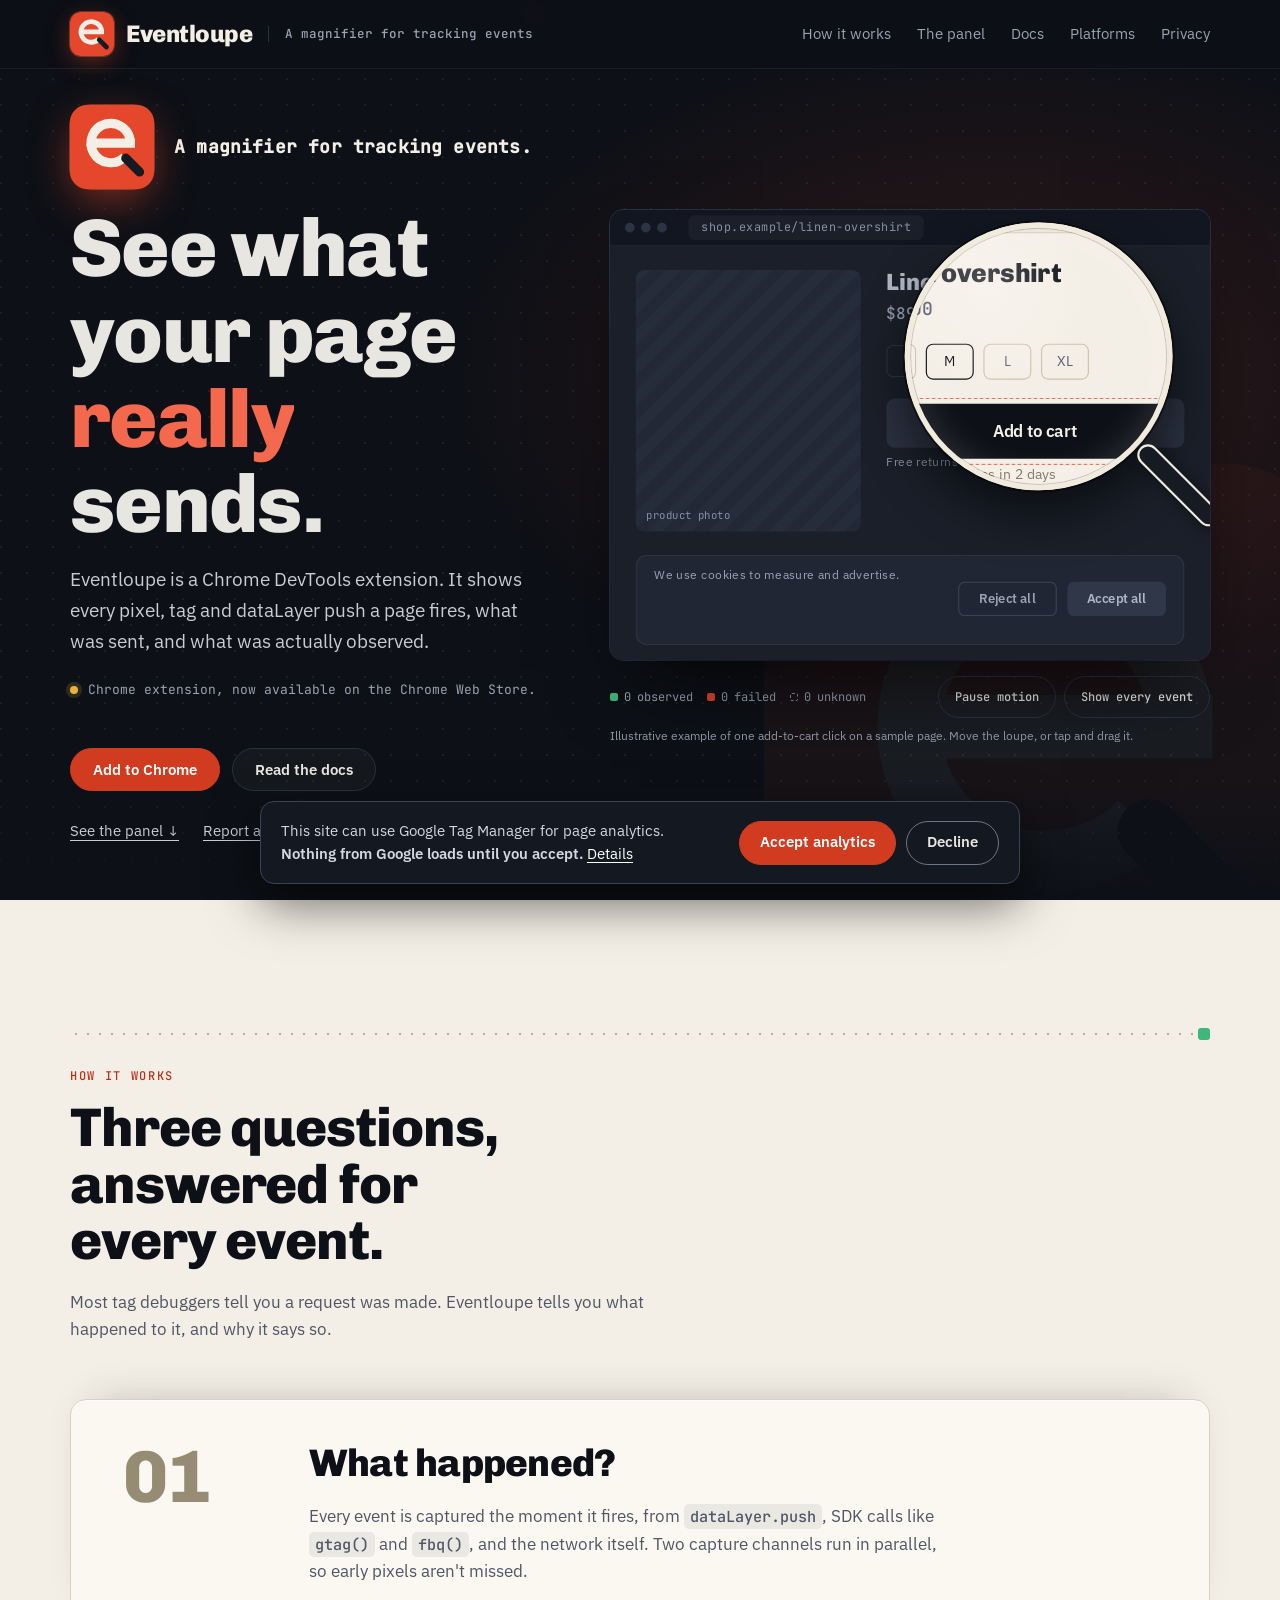
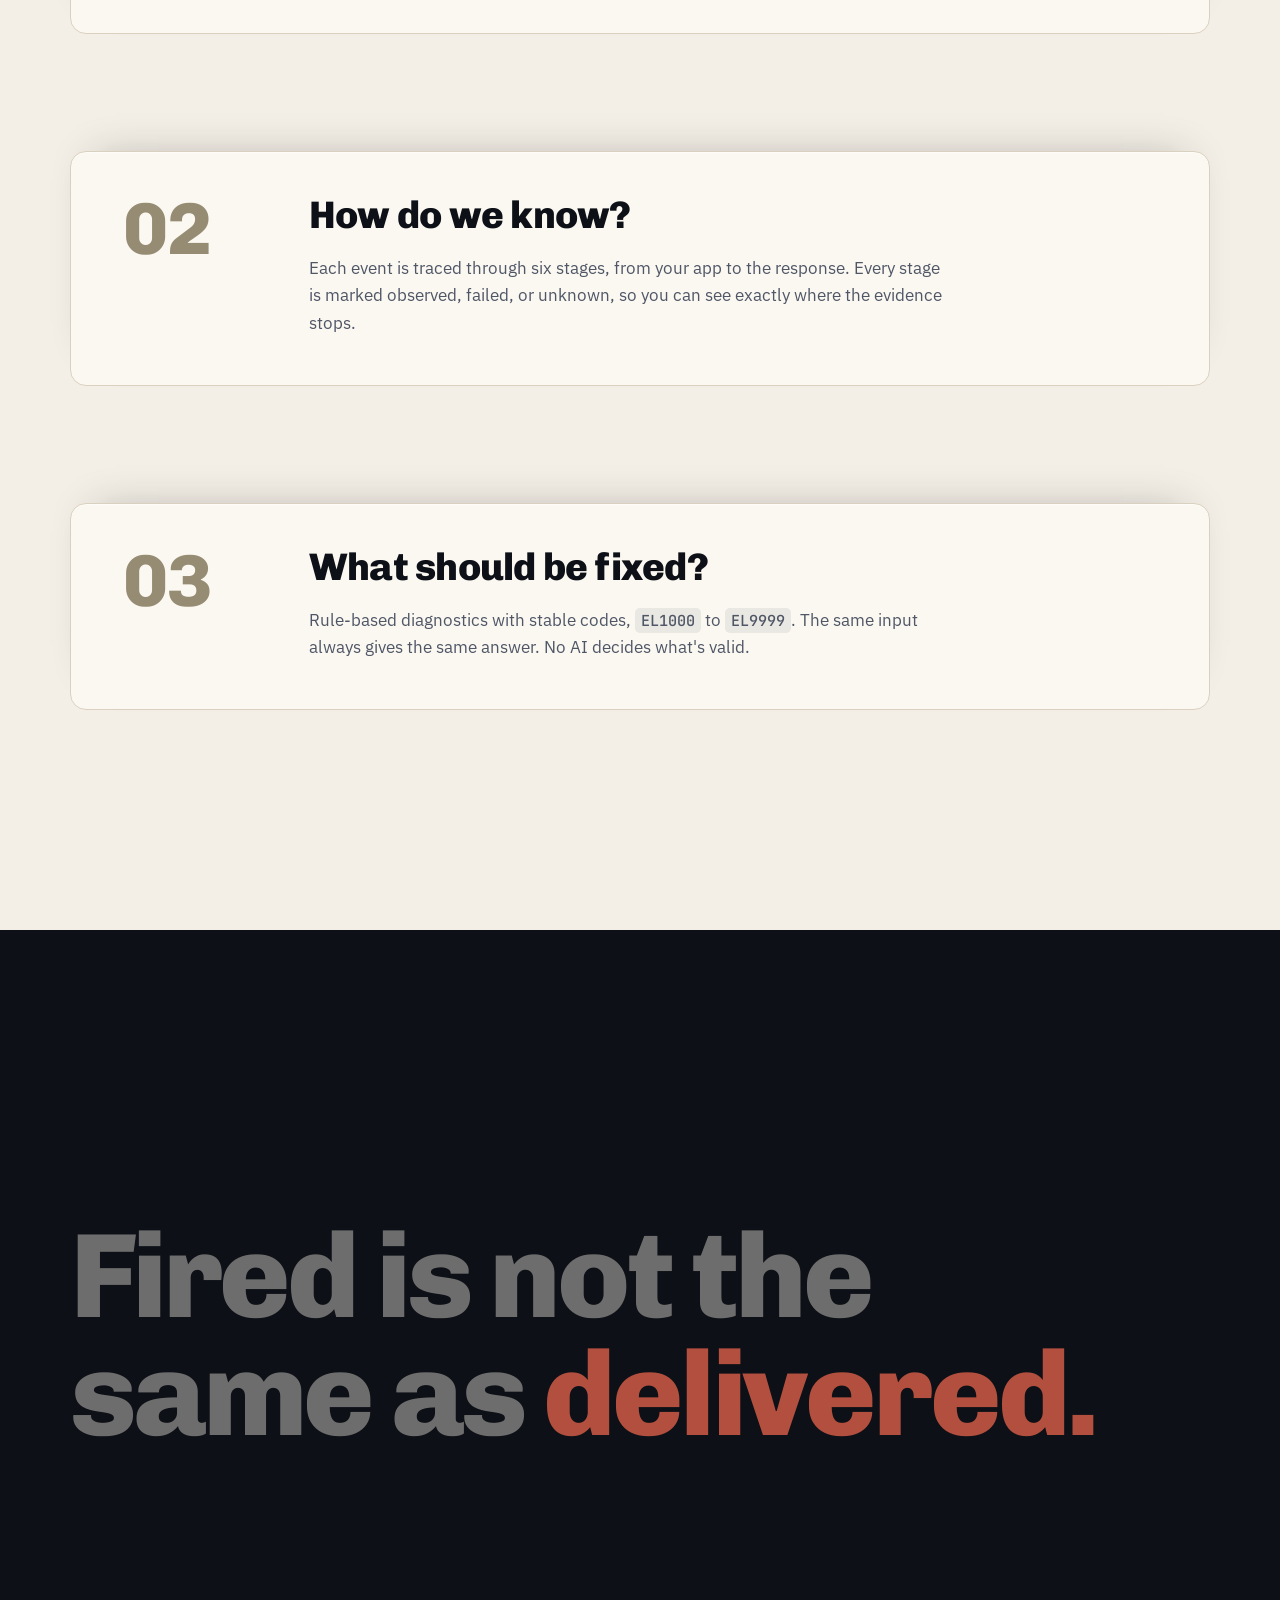
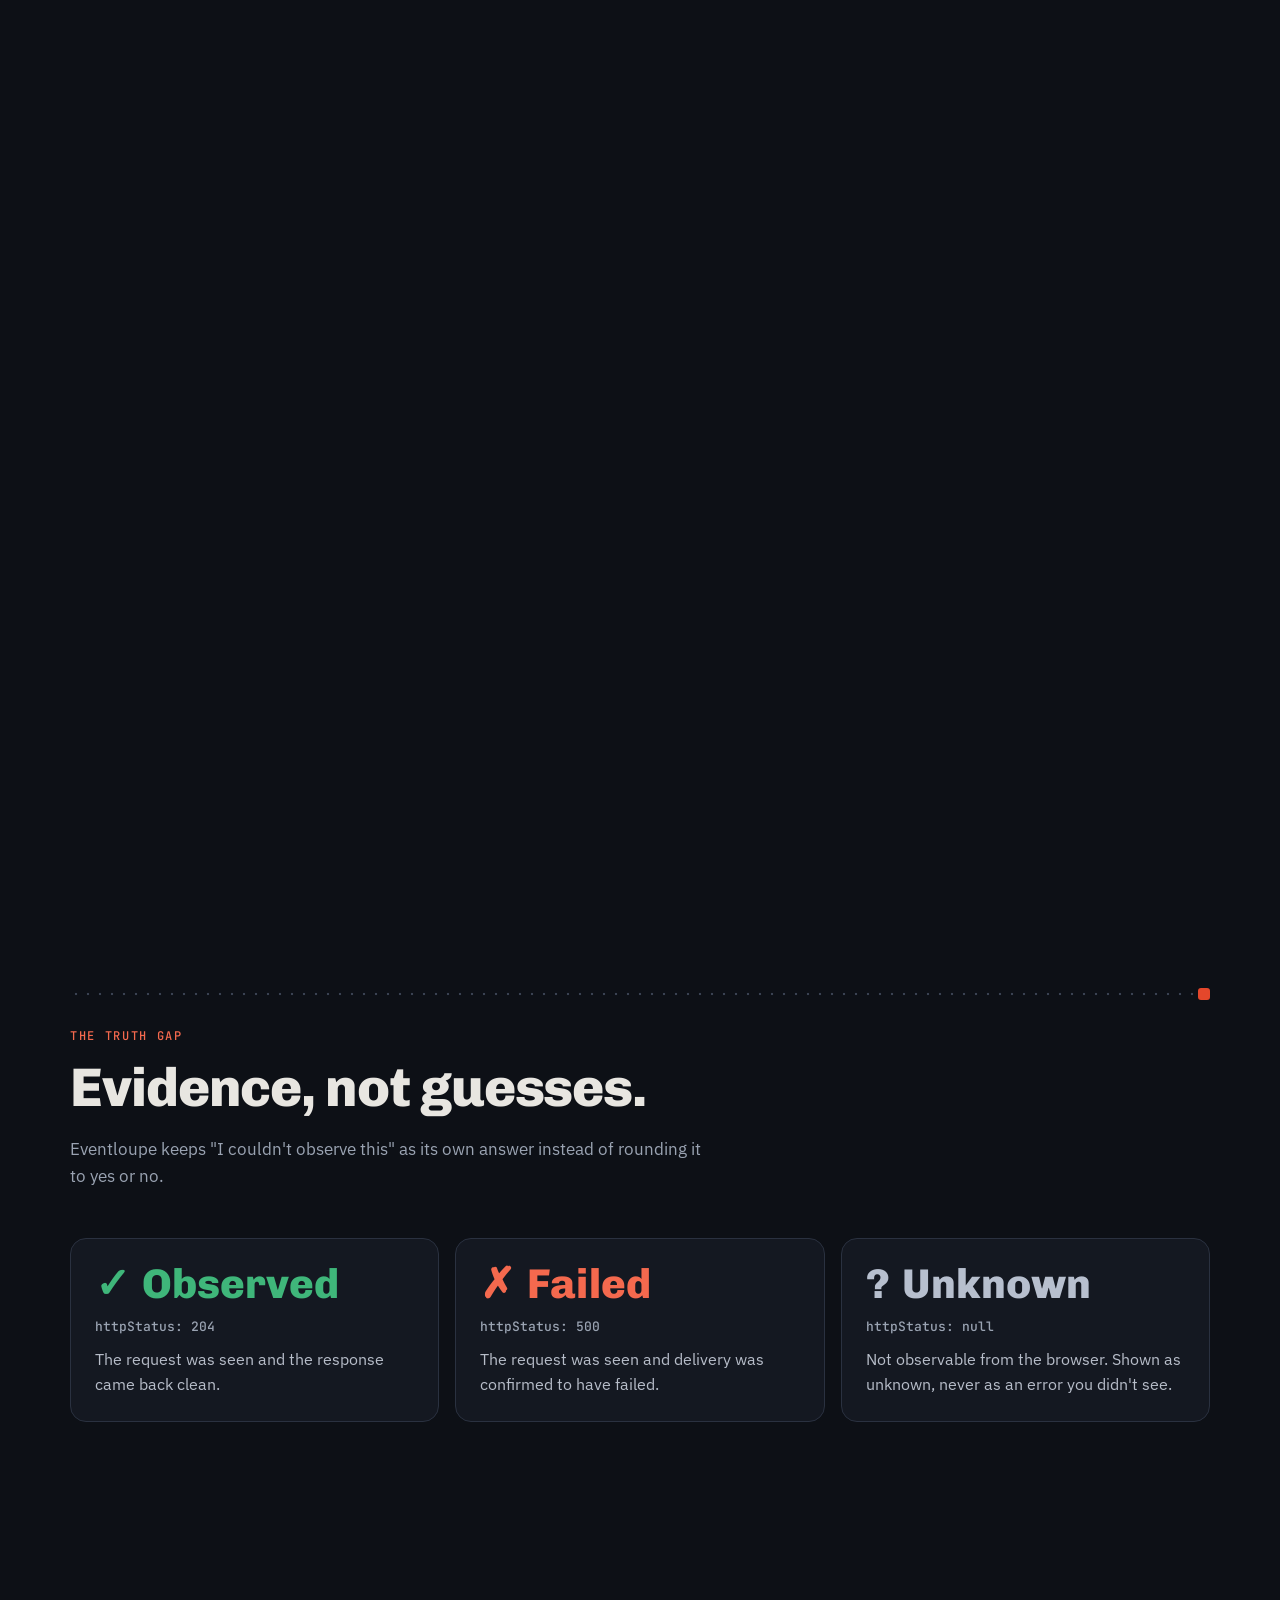
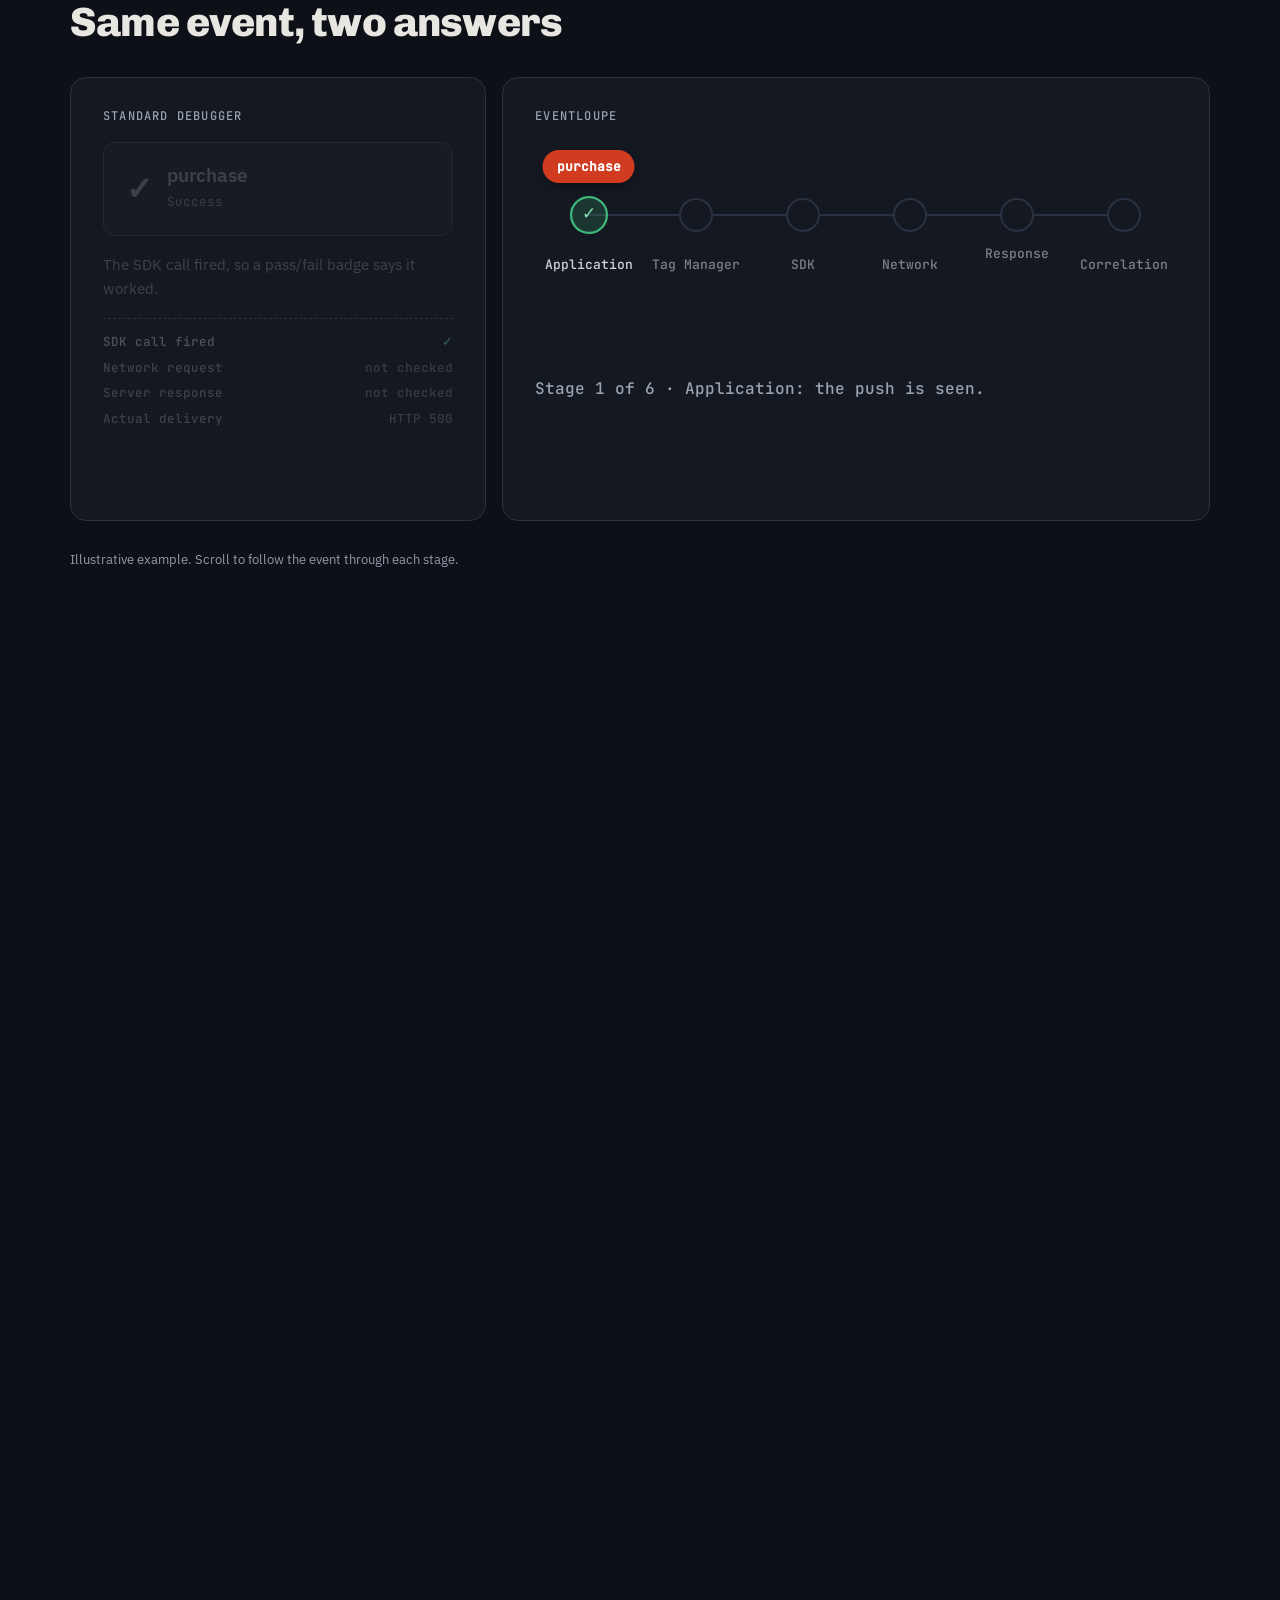
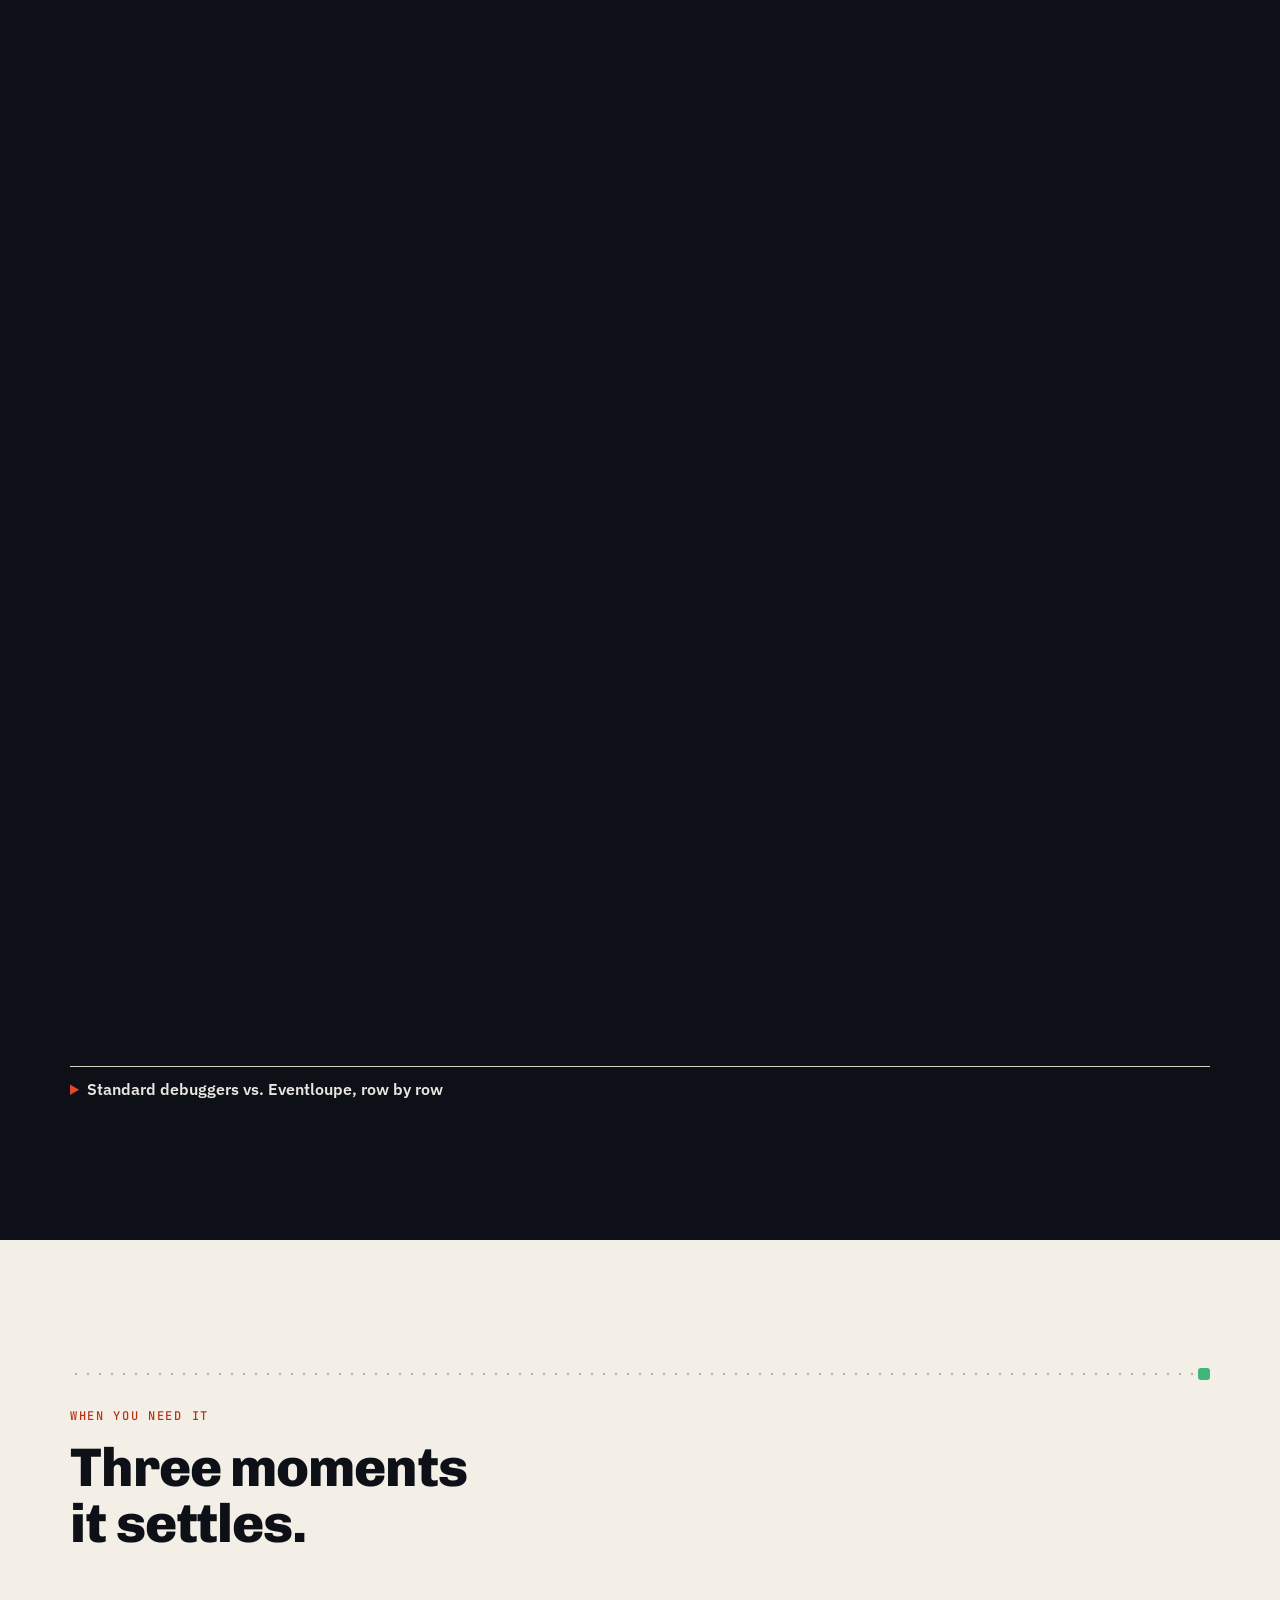
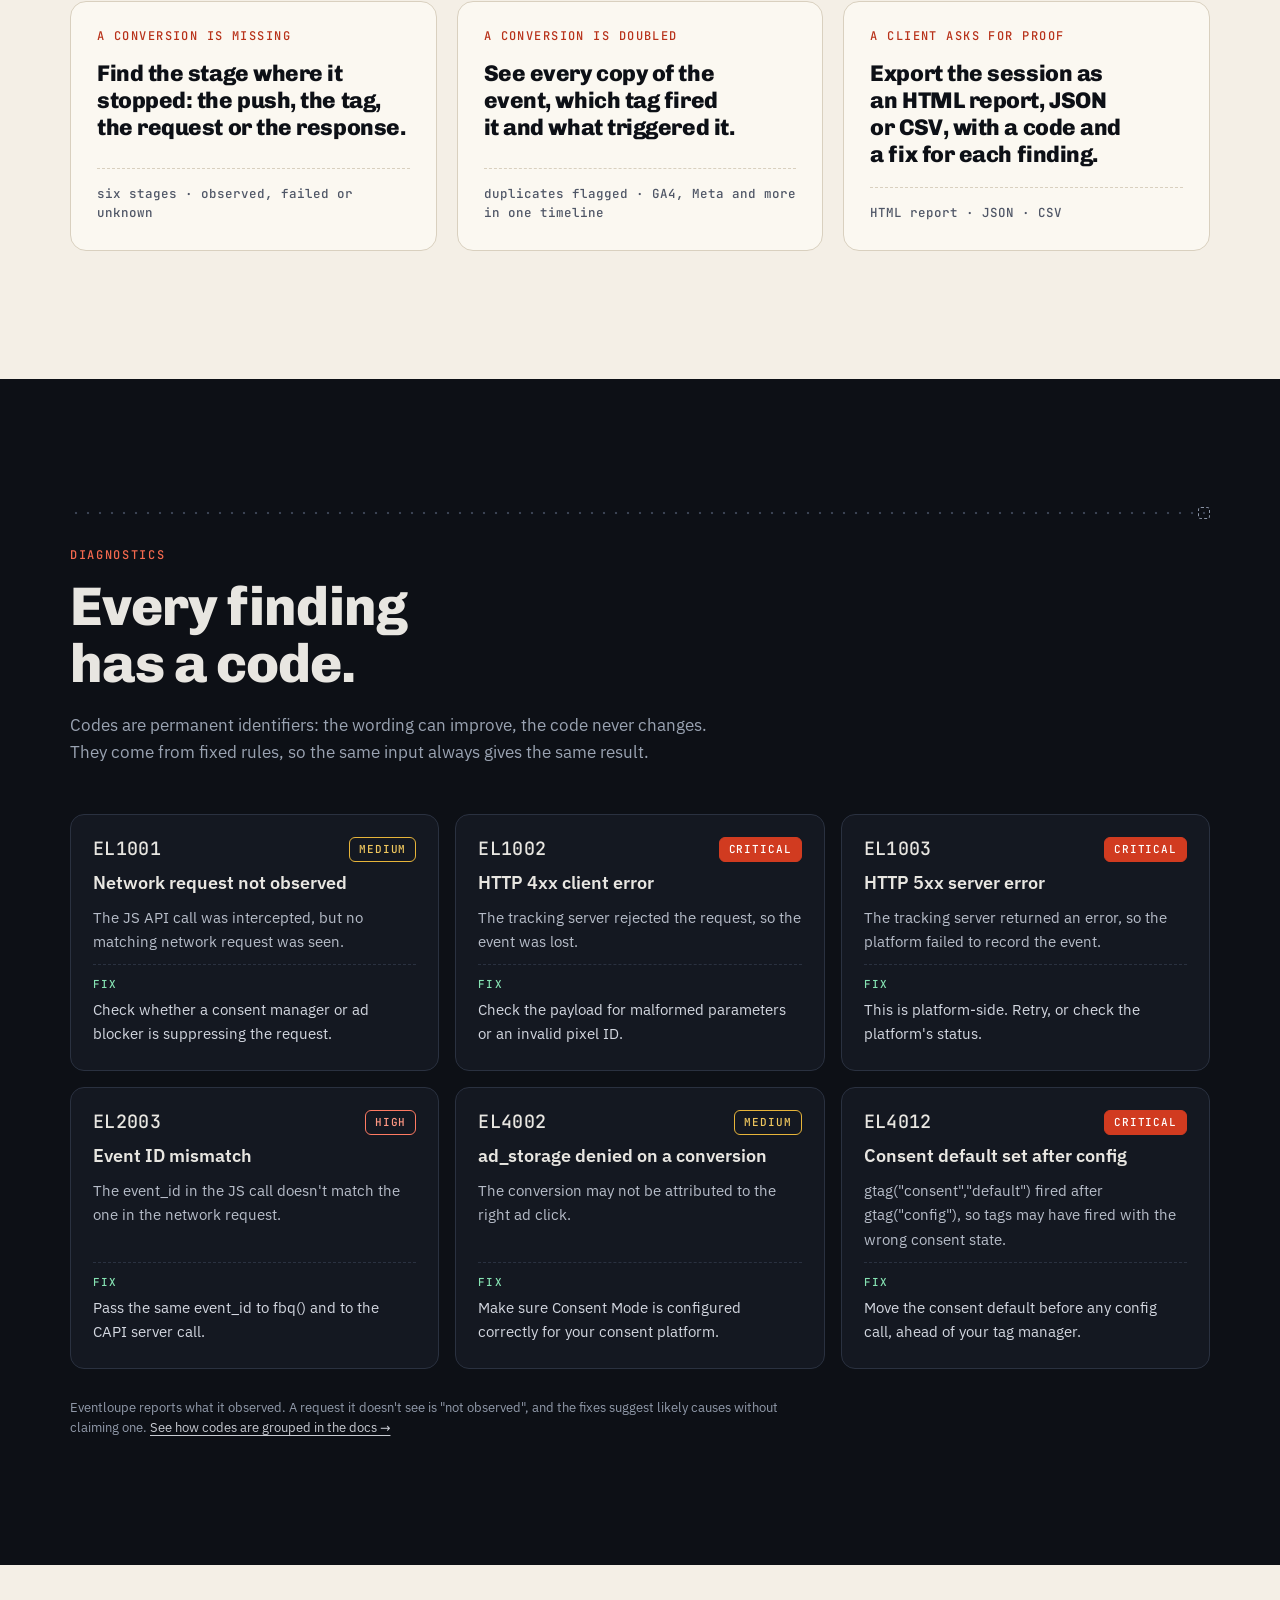
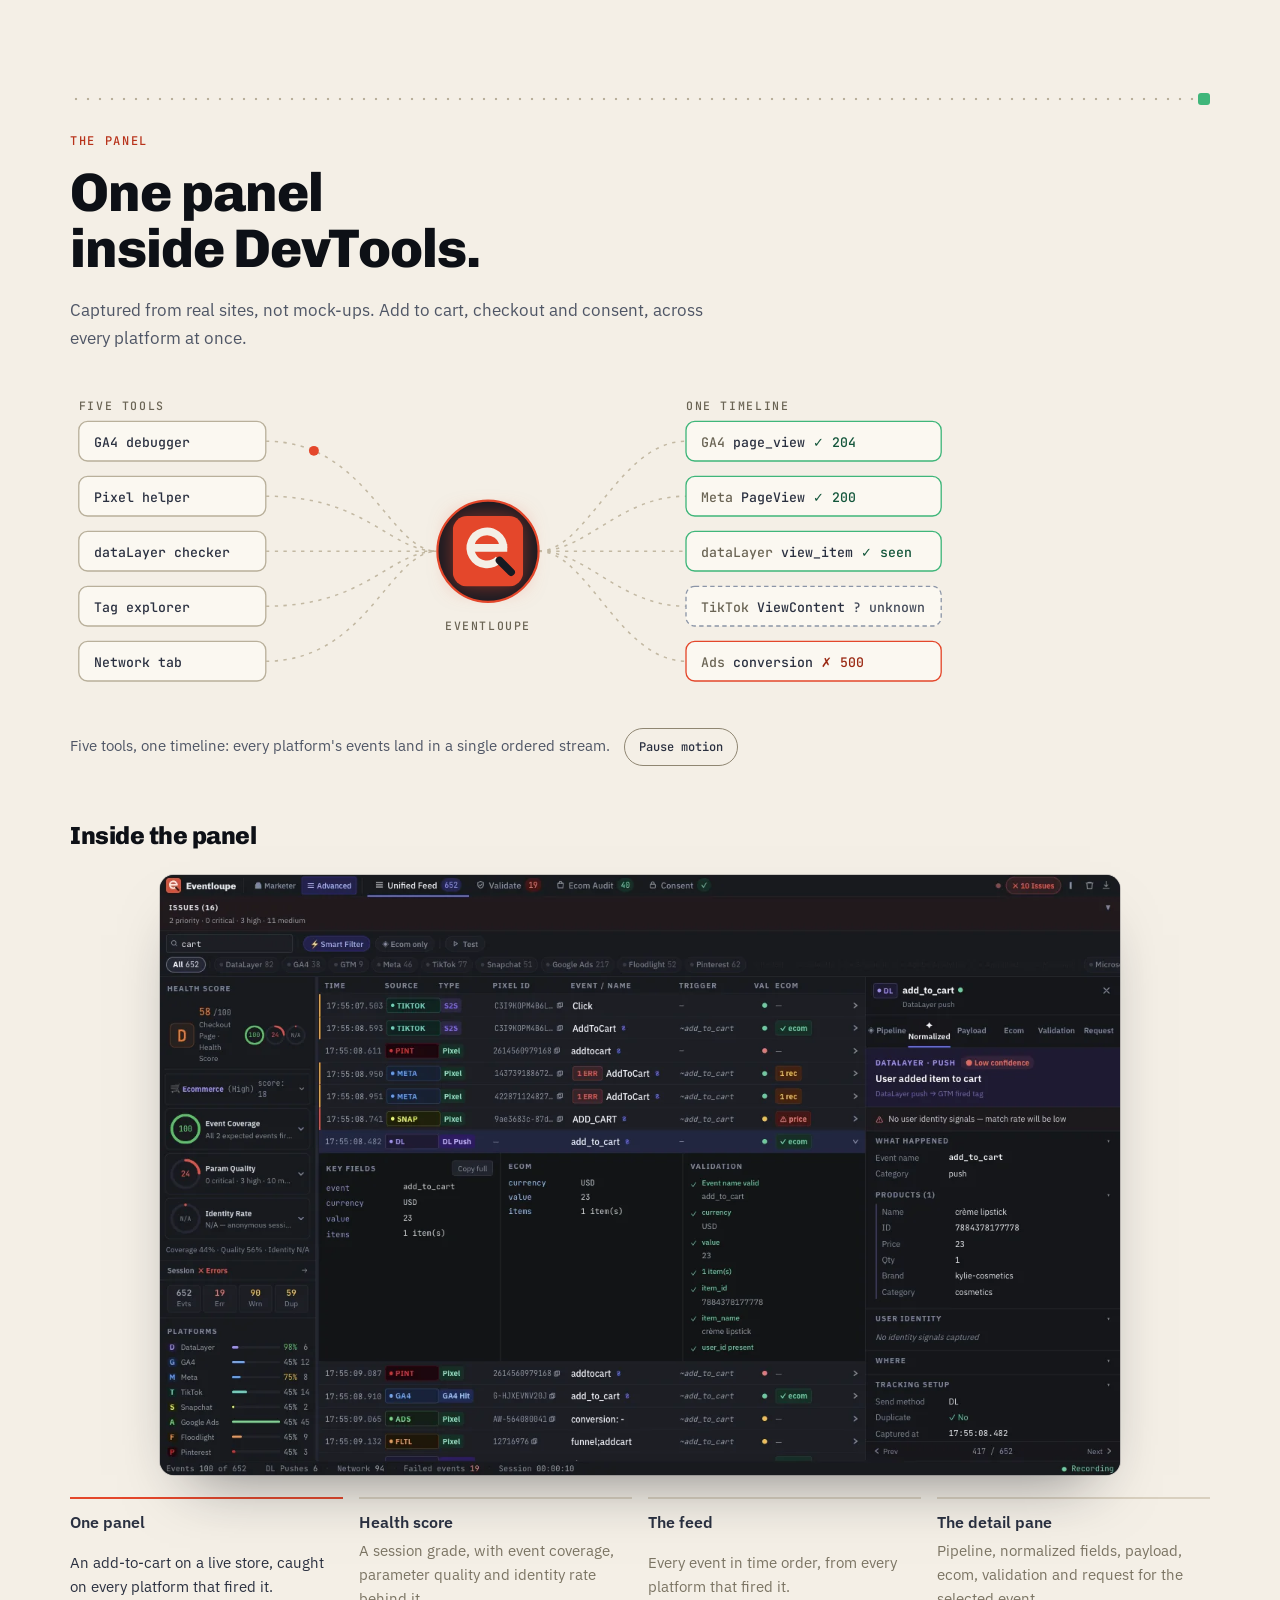
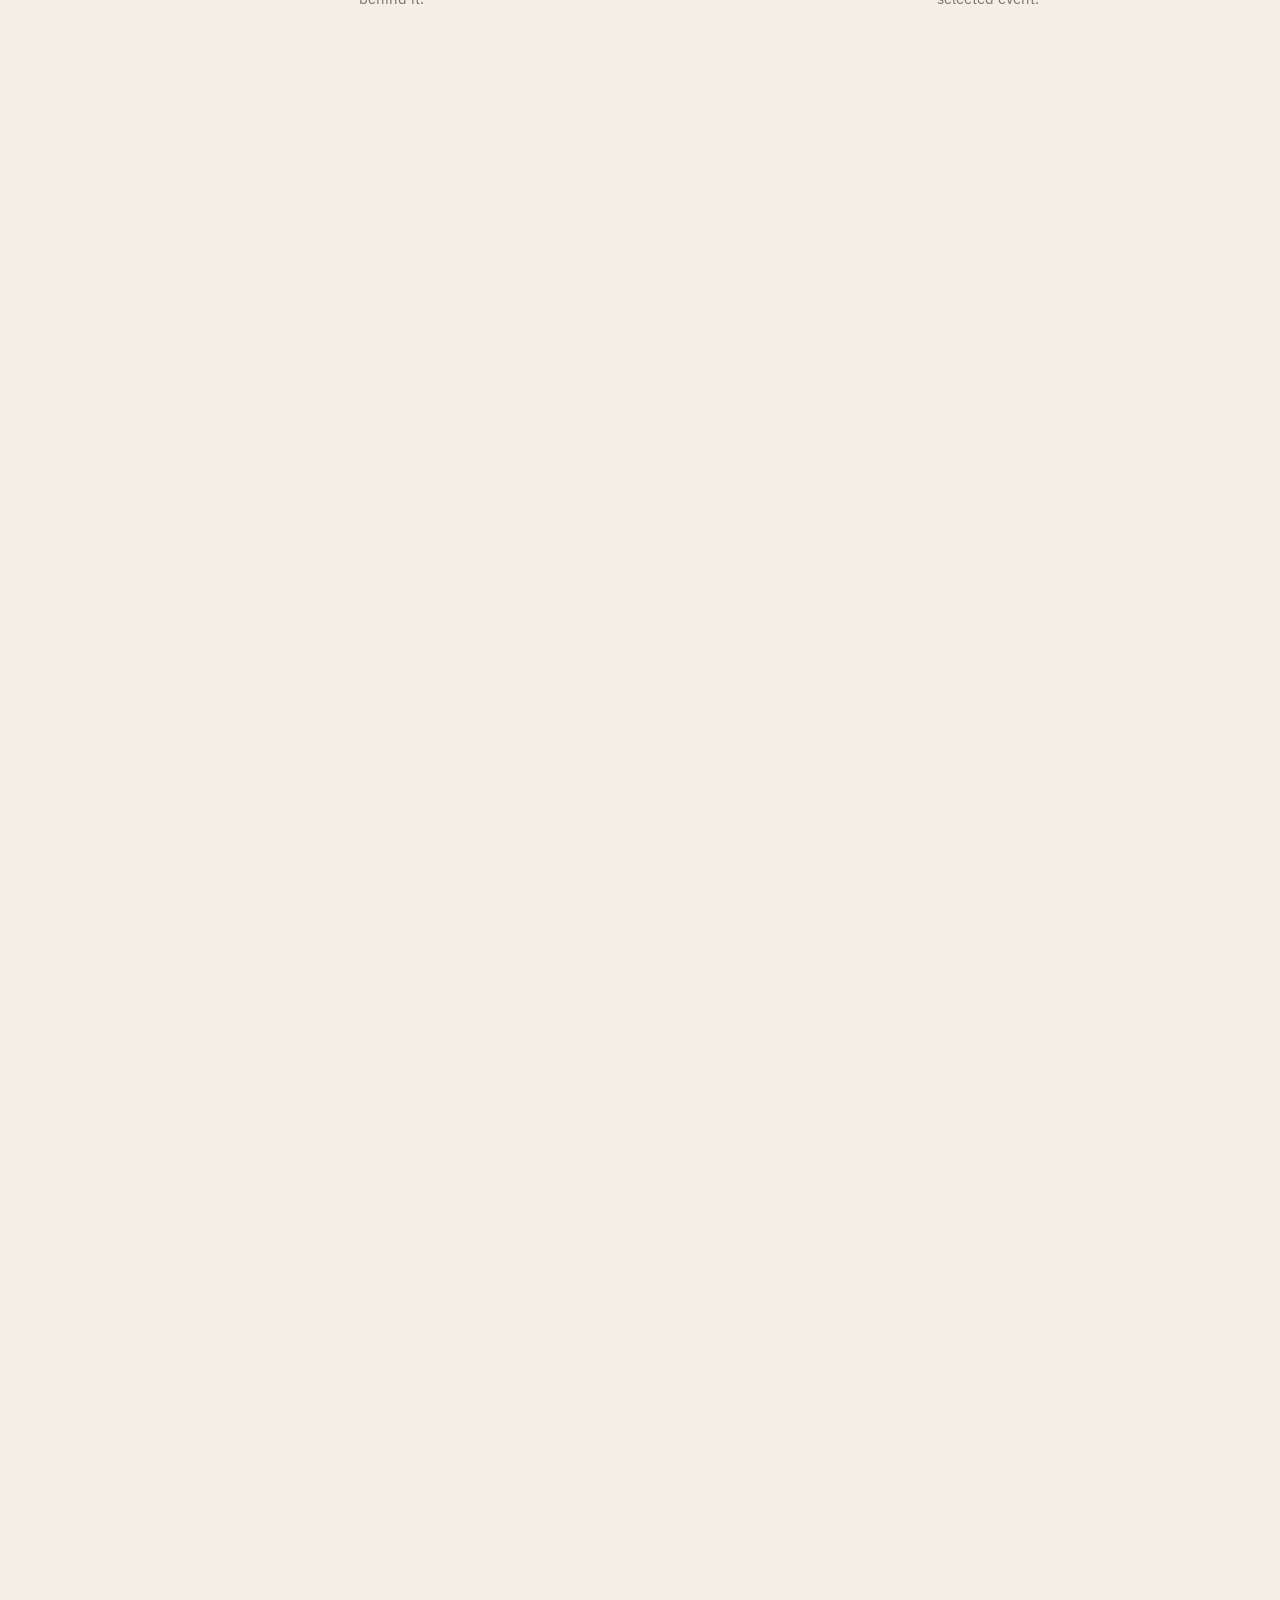
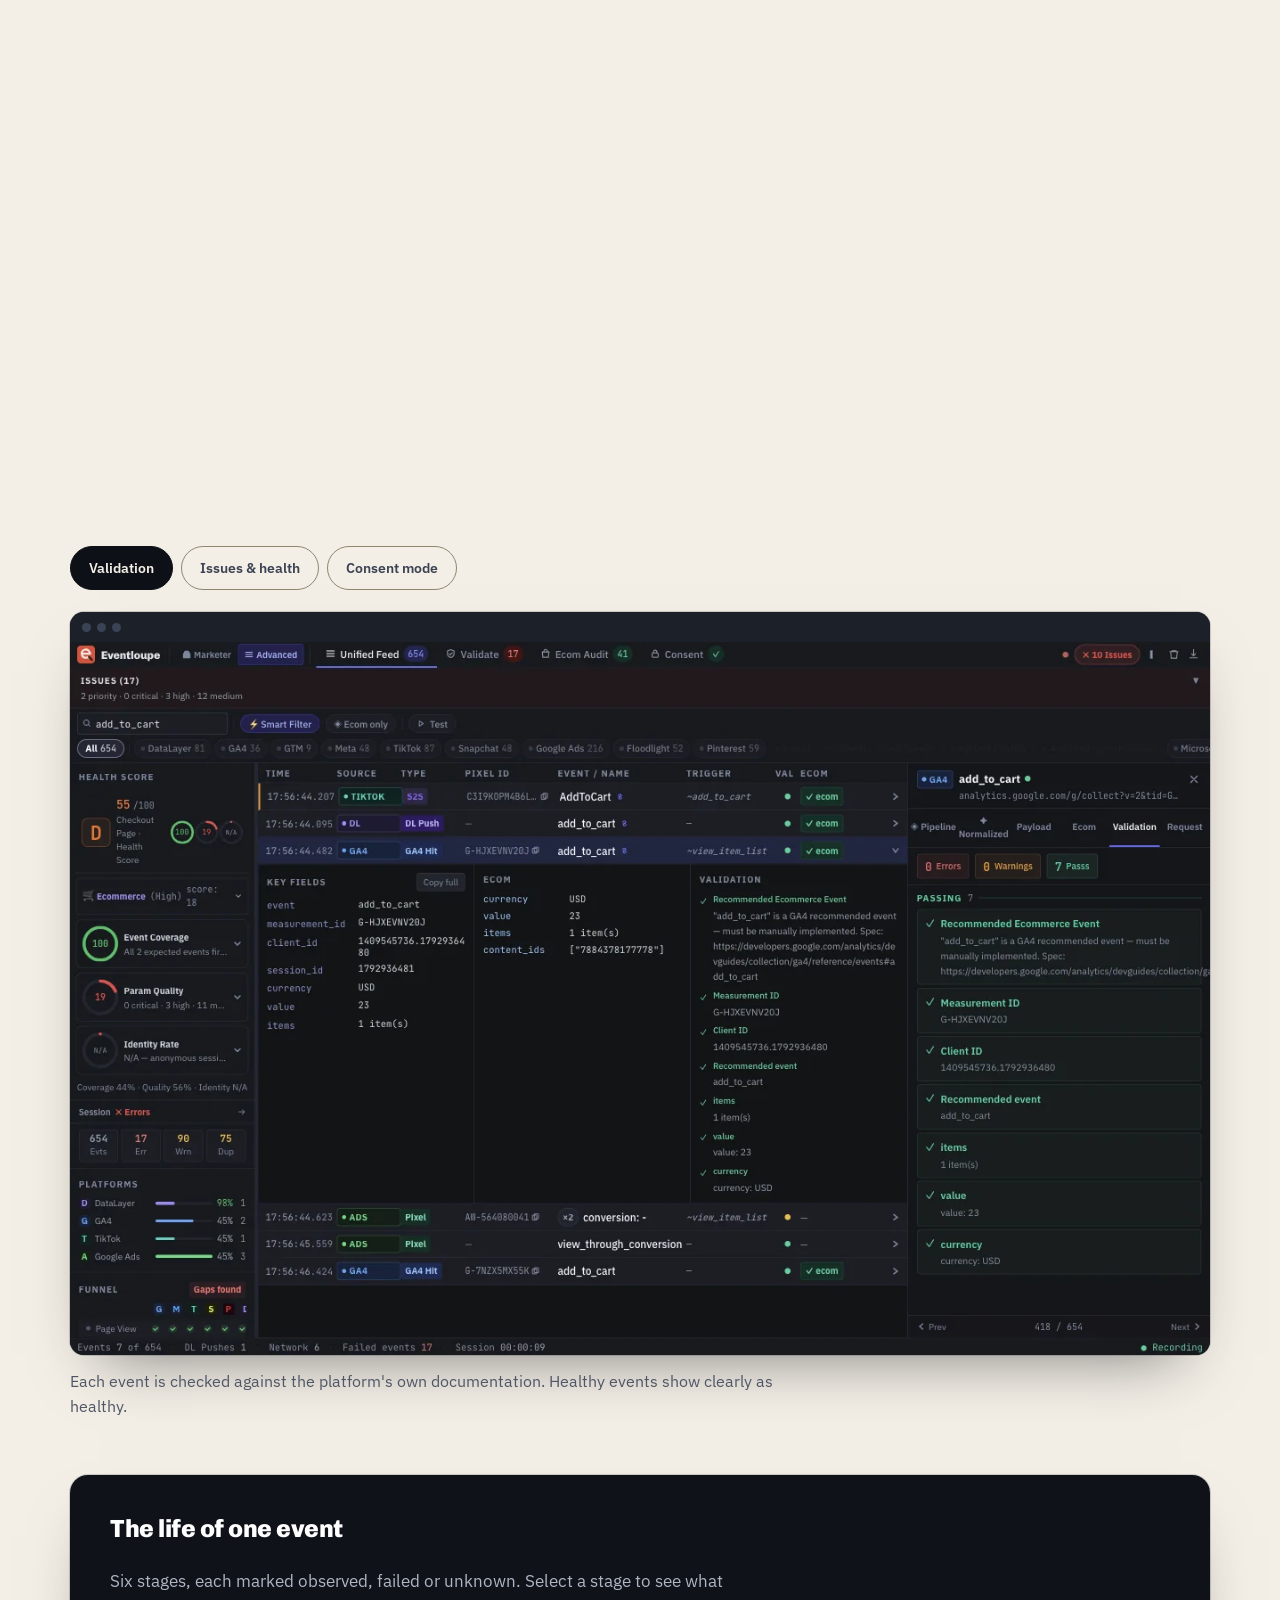
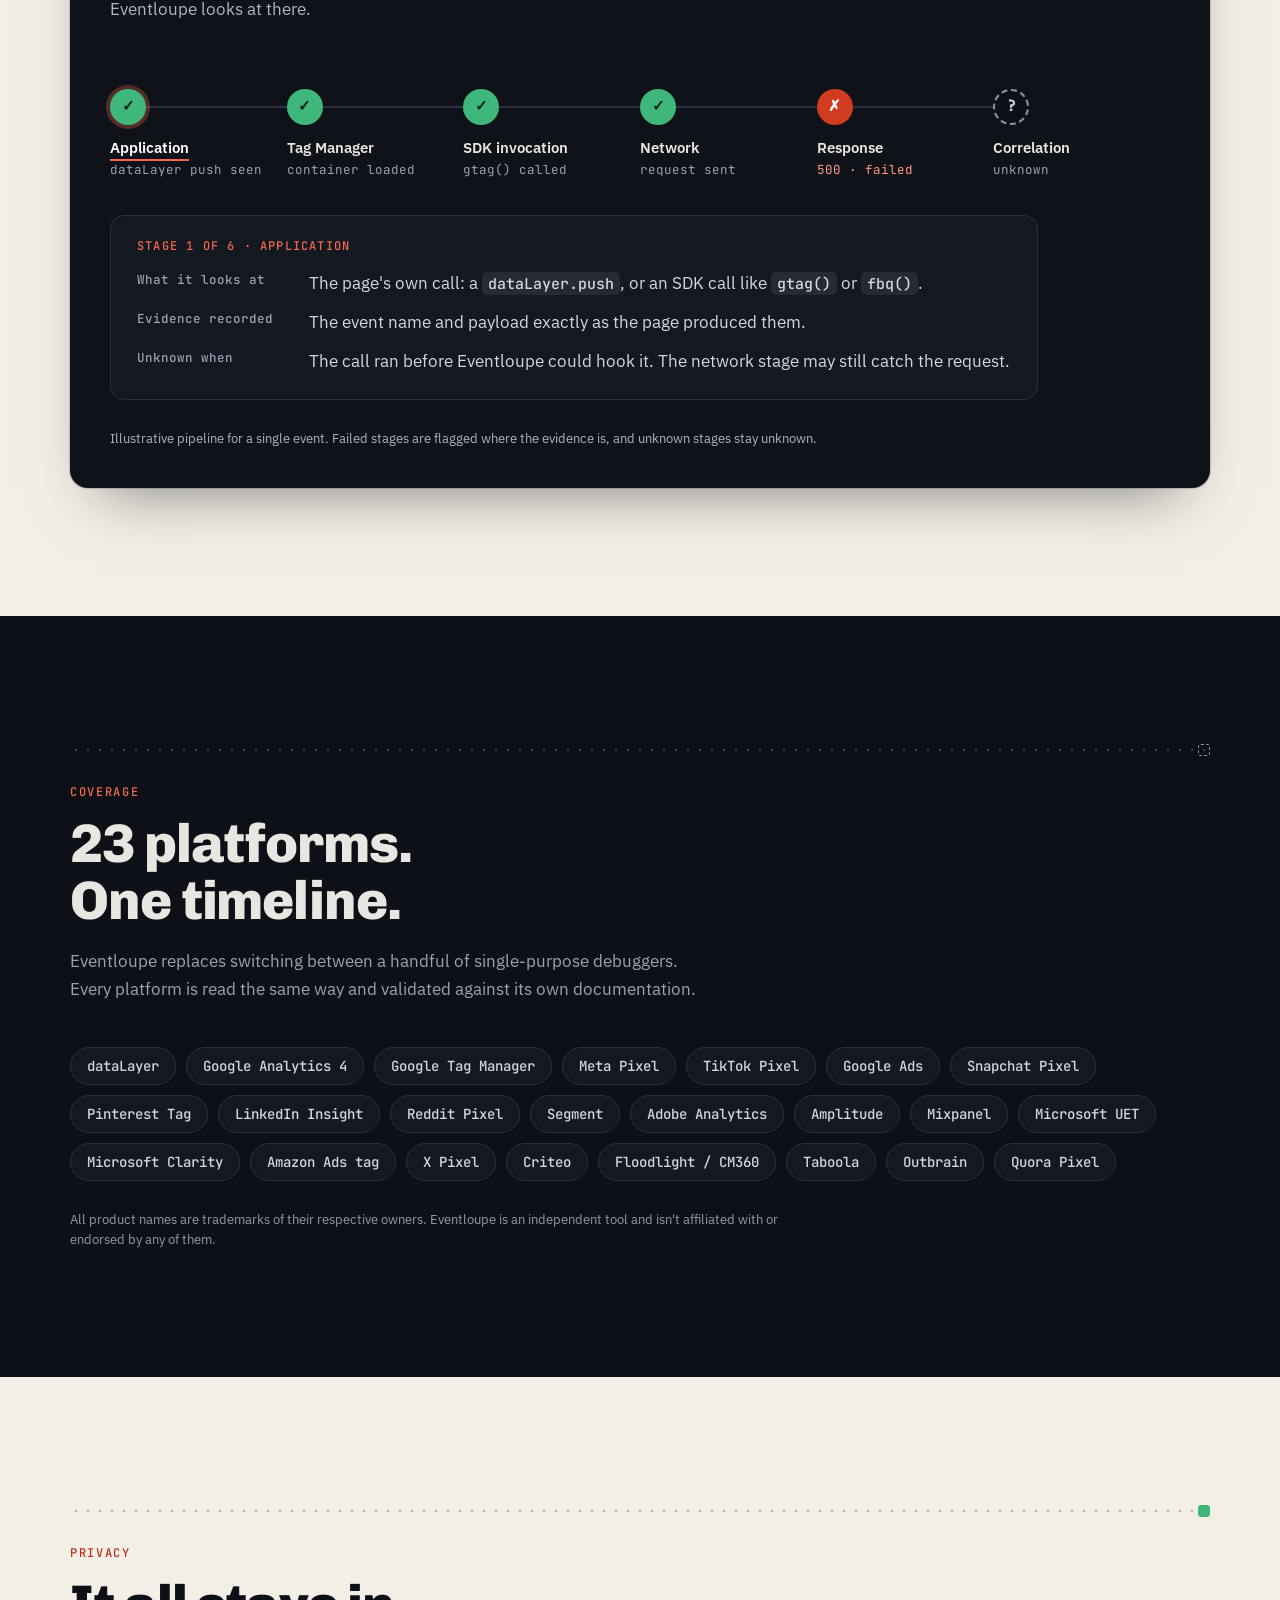
<file: index.html>
<!doctype html>
<html lang="en">
<head>
<meta charset="utf-8">
<meta http-equiv="Content-Security-Policy" content="object-src 'none'; base-uri 'self'; form-action 'self'; upgrade-insecure-requests">
<meta name="referrer" content="strict-origin-when-cross-origin">
<meta name="viewport" content="width=device-width, initial-scale=1, viewport-fit=cover">
<link rel="icon" href="/favicon.ico" sizes="48x48">
<link rel="icon" type="image/svg+xml" href="/favicon.svg" sizes="any">
<link rel="icon" type="image/png" sizes="96x96" href="/img/favicon-96.png">
<link rel="apple-touch-icon" href="/img/icon-128.png">
<title>Eventloupe — GA4, Meta Pixel & dataLayer debugger for Chrome</title>
<meta name="description" content="Chrome DevTools extension to debug GA4, Meta Pixel, GTM and dataLayer events: see what each tag fired, what was sent, and what was actually observed.">
<meta name="robots" content="index, follow, max-image-preview:large">
<meta name="theme-color" content="#0d1016">
<link rel="canonical" href="https://eventloupe.com/">
<link rel="preload" href="fonts/chivo-latin-800-normal.woff2" as="font" type="font/woff2" crossorigin>
<link rel="preload" href="fonts/ibm-plex-sans-latin-400-normal.woff2" as="font" type="font/woff2" crossorigin>
<meta property="og:type" content="website">
<meta property="og:site_name" content="Eventloupe">
<meta property="og:locale" content="en_US">
<meta property="og:title" content="Eventloupe — a magnifier for tracking events">
<meta property="og:description" content="See every pixel, tag and dataLayer push a page fires, what was sent, and what was actually observed.">
<meta property="og:url" content="https://eventloupe.com/">
<meta property="og:image" content="https://eventloupe.com/img/og.png">
<meta property="og:image:width" content="1200">
<meta property="og:image:height" content="630">
<meta property="og:image:alt" content="Eventloupe: a magnifier for tracking events. See what your page really sends.">
<meta name="twitter:card" content="summary_large_image">
<meta name="twitter:title" content="Eventloupe — a magnifier for tracking events">
<meta name="twitter:description" content="See every pixel, tag and dataLayer push a page fires, what was sent, and what was actually observed.">
<meta name="twitter:image" content="https://eventloupe.com/img/og.png">
<meta name="twitter:image:alt" content="Eventloupe: a magnifier for tracking events. See what your page really sends.">
<script>(function(d){d.classList.add("js");try{if(!matchMedia("(prefers-reduced-motion: reduce)").matches&&!sessionStorage.getItem("el-intro")){d.classList.add("intro");sessionStorage.setItem("el-intro","1")}}catch(e){}})(document.documentElement)</script>
<link rel="stylesheet" href="style.css">
<script type="application/ld+json">
{
 "@context": "https://schema.org",
 "@graph": [
  {
   "@type": "Organization",
   "@id": "https://eventloupe.com/#org",
   "name": "Eventloupe",
   "url": "https://eventloupe.com/",
   "logo": "https://eventloupe.com/img/icon-128.png"
  },
  {
   "@type": "WebSite",
   "@id": "https://eventloupe.com/#website",
   "url": "https://eventloupe.com/",
   "name": "Eventloupe",
   "description": "A magnifier for tracking events.",
   "inLanguage": "en",
   "publisher": {
    "@id": "https://eventloupe.com/#org"
   }
  },
  {
   "@type": "SoftwareApplication",
   "@id": "https://eventloupe.com/#app",
   "name": "Eventloupe",
   "description": "Chrome DevTools extension to debug GA4, Meta Pixel, GTM and dataLayer events: see what each tag fired, what was sent, and what was actually observed.",
   "url": "https://eventloupe.com/",
   "image": "https://eventloupe.com/img/og.png",
   "applicationCategory": "DeveloperApplication",
   "applicationSubCategory": "Tag and dataLayer debugging",
   "operatingSystem": "Chrome on Windows, macOS, Linux and ChromeOS",
   "browserRequirements": "Requires Google Chrome with DevTools",
   "installUrl": "https://chromewebstore.google.com/detail/pjpdmenmnoaohfbcbplmpmnaegpgmnmp",
   "downloadUrl": "https://chromewebstore.google.com/detail/pjpdmenmnoaohfbcbplmpmnaegpgmnmp",
   "softwareVersion": "1.0.0",
   "inLanguage": "en",
   "publisher": {
    "@id": "https://eventloupe.com/#org"
   },
   "featureList": [
    "Captures dataLayer pushes, SDK calls and network requests across 23 platforms",
    "Three evidence states: observed, failed or unknown",
    "Six-stage pipeline from page to response",
    "Rule-based diagnostic codes (EL1000 to EL9999)",
    "Validation against platform documentation",
    "Captured events stay in your browser"
   ]
  },
  {
   "@type": "FAQPage",
   "@id": "https://eventloupe.com/#faq",
   "mainEntity": [
    {
     "@type": "Question",
     "name": "What is Eventloupe?",
     "acceptedAnswer": {
      "@type": "Answer",
      "text": "Eventloupe is a Chrome DevTools extension that shows every pixel, tag and dataLayer push a page fires, what was sent, and what was actually observed. It covers 23 platforms in one panel."
     }
    },
    {
     "@type": "Question",
     "name": "How is Eventloupe different from a pass/fail tag debugger?",
     "acceptedAnswer": {
      "@type": "Answer",
      "text": "A typical debugger reports success or failure. Eventloupe records three states: observed, failed or unknown. A missing response is shown as unknown instead of being guessed, and each event is traced through six stages from the page to the response."
     }
    },
    {
     "@type": "Question",
     "name": "Which platforms does Eventloupe support?",
     "acceptedAnswer": {
      "@type": "Answer",
      "text": "Google Analytics 4, Google Tag Manager, Meta Pixel, TikTok, Google Ads, Snapchat, Pinterest, LinkedIn, Reddit, Segment, Adobe Analytics, Amplitude, Mixpanel, Microsoft UET, Microsoft Clarity, Amazon Ads tag, X, Criteo, Floodlight, Taboola, Outbrain, Quora and the dataLayer."
     }
    },
    {
     "@type": "Question",
     "name": "Does Eventloupe block or change requests?",
     "acceptedAnswer": {
      "@type": "Answer",
      "text": "No. It only observes requests. It never blocks or modifies them."
     }
    },
    {
     "@type": "Question",
     "name": "Does the Eventloupe extension send my data anywhere?",
     "acceptedAnswer": {
      "@type": "Answer",
      "text": "No. Captured events stay in your browser. The extension has no accounts, no servers and no analytics."
     }
    },
    {
     "@type": "Question",
     "name": "Where can I get Eventloupe?",
     "acceptedAnswer": {
      "@type": "Answer",
      "text": "Eventloupe is available now on the Chrome Web Store: https://chromewebstore.google.com/detail/pjpdmenmnoaohfbcbplmpmnaegpgmnmp. It works in Google Chrome, inside DevTools."
     }
    }
   ]
  }
 ]
}
</script>
<script src="consent.js" defer></script>
</head>
<body>
<a class="skip" href="#main">Skip to content</a>
<svg width="0" height="0" style="position:absolute" aria-hidden="true" focusable="false"><symbol id="lm" viewBox="0 0 128 128"><rect width="128" height="128" rx="26" fill="#e4472b"/><g transform="translate(2 -2)"><path d="M32 60H97" stroke="#f4efe6" stroke-width="14"/><path d="M90 60A30 30 0 1 0 81.2 81.2" fill="none" stroke="#f4efe6" stroke-width="14"/><path d="M83 83L104 104" stroke="#161a22" stroke-width="14" stroke-linecap="round"/></g></symbol></svg>

<header class="nav">
  <div class="wrap">
    <a class="brand" href="./"><span class="mark" aria-hidden="true"><svg width="44" height="44"><use href="#lm"/></svg></span><span class="word">Eventloupe</span><span class="navtag">A magnifier for tracking events</span></a>
    <nav aria-label="Primary">
      <ul>
        <li class="keep"><a href="#how">How it works</a></li>
        <li><a href="#panel">The panel</a></li>
        <li class="keep"><a href="docs.html">Docs</a></li>
        <li><a href="#platforms">Platforms</a></li>
        <li><a href="privacy.html">Privacy</a></li>
      </ul>
    </nav>
  </div>
</header>

<main id="main" tabindex="-1">
<!-- ───────── HERO ───────── -->
<section class="hero" aria-labelledby="h1">
  <canvas id="field" class="field" aria-hidden="true"></canvas>
  <svg class="ghost" aria-hidden="true" focusable="false"><use href="#lm"/></svg>
  <div class="wrap hero-grid">
    <div>
      <div class="hero-id">
        <div class="hero-mark" aria-hidden="true">
          <svg viewBox="0 0 128 128" width="84" height="84" focusable="false">
            <rect class="tile" width="128" height="128" rx="26" fill="#e4472b"/>
            <g transform="translate(2 -2)">
              <path class="bar" pathLength="1" d="M32 60H97" stroke="#f4efe6" stroke-width="14" fill="none"/>
              <path class="bowl" pathLength="1" d="M90 60A30 30 0 1 0 81.2 81.2" fill="none" stroke="#f4efe6" stroke-width="14"/>
              <path class="handle" d="M83 83L104 104" stroke="#161a22" stroke-width="14" stroke-linecap="round" fill="none"/>
            </g>
          </svg>
          <i class="ring"></i>
        </div>
        <p class="kicker tagline">A magnifier for tracking events.</p>
      </div>
      <h1 id="h1"><span class="hw" style="--w:0"><span>See</span></span> <span class="hw" style="--w:1"><span>what</span></span> <span class="hw" style="--w:2"><span>your</span></span> <span class="hw" style="--w:3"><span>page</span></span> <span class="hw" style="--w:4"><span><em>really</em></span></span> <span class="hw" style="--w:5"><span>sends.</span></span></h1>
      <p class="lede">Eventloupe is a Chrome DevTools extension. It shows every pixel, tag and dataLayer push a page fires, what was sent, and what was actually observed.</p>
      <div class="wl-soon" id="wl-soon">
        <p class="wl-note"><i aria-hidden="true"></i>Chrome extension, now available on the Chrome Web Store.</p>
        <div class="cta-row">
          <a class="pill primary" href="https://chromewebstore.google.com/detail/eventloupe/pjpdmenmnoaohfbcbplmpmnaegpgmnmp?utm_source=eventloupe.com&amp;utm_medium=referral&amp;utm_content=hero" rel="noopener">Add to Chrome</a>
          <a class="pill" href="docs.html">Read the docs</a>
        </div>
      </div>
      <p class="hero-links"><a href="#panel">See the panel <span aria-hidden="true">↓</span></a><a href="https://github.com/sibingop-dev/eventloupe-privacy/issues" rel="noopener">Report a bug or share feedback</a></p>
    </div>

    <div class="stage-wrap">
      <div class="stage" id="stage" role="group" aria-label="Interactive demo: move the magnifier over a sample product page to reveal the tracking events behind it">
        <div class="canvas" id="canvas">
          <div class="layer base" aria-hidden="true">
            <div class="page" id="page">
              <div class="bar"><b></b><b></b><b></b><span>shop.example/linen-overshirt</span></div>
              <div class="photo hl">product photo</div>
              <div class="title">Linen overshirt</div>
              <div class="price">$89.00</div>
              <div class="sizes"><i>S</i><i>M</i><i>L</i><i>XL</i></div>
              <div class="atc hl">Add to cart</div>
              <div class="ship">Free returns · ships in 2 days</div>
              <div class="cookie hl">
                <p>We use cookies to measure and advertise.</p>
                <div class="b1">Reject all</div><div class="b2">Accept all</div>
              </div>
            </div>
          </div>

          <div class="layer reveal" id="reveal" aria-hidden="true">
            <!-- JS clones #page here so the lens shows the same page, lit and annotated -->
            <div class="chip ok"  style="left:34px;top:70px"><b>GTM</b> container loaded <span class="g">✓ 200</span></div>
            <div class="chip ok"  style="left:34px;top:98px"><b>GA4</b> view_item <span class="g">✓ 204</span></div>
            <div class="chip ok"  style="left:34px;top:126px"><b>dataLayer</b> view_item <span class="g">✓ seen</span></div>
            <div class="chip ok"  style="left:34px;top:154px"><b>Meta Pixel</b> ViewContent <span class="g">✓ 200</span></div>
            <div class="chip ok"  style="left:258px;top:246px"><b>GA4</b> add_to_cart <span class="g">✓ 204</span></div>
            <div class="chip ok"  style="left:258px;top:272px"><b>Meta Pixel</b> AddToCart <span class="g">✓ 200</span></div>
            <div class="chip unk" style="left:258px;top:298px"><b>TikTok</b> AddToCart <span class="g">? unknown</span></div>
            <div class="chip ok"  style="left:34px;top:350px"><b>Consent</b> ad_storage <span class="g">✓ denied</span></div>
            <div class="chip bad" style="left:34px;top:376px"><b>Google Ads</b> conversion <span class="g">✗ 500</span></div>
          </div>

          <div class="lens" id="lens"></div>
        </div>
      </div>

      <div class="hud">
        <div class="counts" aria-hidden="true">
          <span class="c"><i></i><span id="c-ok">0</span> observed</span>
          <span class="c bad"><i></i><span id="c-bad">0</span> failed</span>
          <span class="c unk"><i></i><span id="c-unk">0</span> unknown</span>
        </div>
        <div class="btns"><button type="button" id="pause" aria-pressed="false">Pause motion</button><button type="button" id="reveal-all" aria-pressed="false">Show every event</button></div>
      </div>
      <p class="fine">Illustrative example of one add-to-cart click on a sample page. Move the loupe, or tap and drag it.</p>

      <ul class="sr-only">
        <li>Example of what Eventloupe reports on a sample product page.</li>
        <li>Page view: Google Tag Manager container loaded, status 200. GA4 view_item observed, status 204. dataLayer view_item push seen. Meta Pixel ViewContent observed, status 200.</li>
        <li>Add to cart click: GA4 add_to_cart observed, status 204. Meta Pixel AddToCart observed, status 200. TikTok AddToCart unknown, no response could be observed.</li>
        <li>Consent banner: Consent Mode ad_storage observed as denied. Google Ads conversion failed, status 500.</li>
      </ul>
    </div>
  </div>
</section>


<!-- ───────── THREE QUESTIONS ───────── -->
<section class="paper" id="how" aria-labelledby="h-how">
  <div class="wrap">
    <div class="trace" aria-hidden="true"><i class="ok"></i></div>
    <p class="eyebrow">How it works</p>
    <h2 id="h-how">Three questions, answered for every event.</h2>
    <p class="sub">Most tag debuggers tell you a request was made. Eventloupe tells you what happened to it, and why it says so.</p>
    <div class="three">
      <article class="card">
        <span class="n">01</span>
        <h3>What happened?</h3>
        <p>Every event is captured the moment it fires, from <code>dataLayer.push</code>, SDK calls like <code>gtag()</code> and <code>fbq()</code>, and the network itself. Two capture channels run in parallel, so early pixels aren't missed.</p>
      </article>
      <article class="card">
        <span class="n">02</span>
        <h3>How do we know?</h3>
        <p>Each event is traced through six stages, from your app to the response. Every stage is marked observed, failed, or unknown, so you can see exactly where the evidence stops.</p>
      </article>
      <article class="card">
        <span class="n">03</span>
        <h3>What should be fixed?</h3>
        <p>Rule-based diagnostics with stable codes, <code>EL1000</code> to <code>EL9999</code>. The same input always gives the same answer. No AI decides what's valid.</p>
      </article>
    </div>
  </div>
</section>

<!-- ───────── STATEMENT ───────── -->
<section class="statement" id="statement" aria-label="Fired is not the same as delivered">
  <div class="st-stick"><div class="wrap">
    <p class="st-big" id="st-big"><span class="sw">Fired</span> <span class="sw">is</span> <span class="sw">not</span> <span class="sw">the</span> <span class="sw">same</span> <span class="sw">as</span> <span class="sw acc">delivered.</span></p>
    <p class="st-sub">A missing response isn't a success, and it isn't a failure. It is <b>unknown</b>.</p>
  </div></div>
</section>

<!-- ───────── EVIDENCE / TRUTH GAP ───────── -->
<section id="evidence" aria-labelledby="h-states">
  <div class="wrap">
    <div class="trace" aria-hidden="true"><i class="bad"></i></div>
    <p class="eyebrow">The truth gap</p>
    <h2 id="h-states">Evidence, not guesses.</h2>
    <p class="sub">Eventloupe keeps "I couldn't observe this" as its own answer instead of rounding it to yes or no.</p>

    <div class="states">
      <div class="state ok">
        <div class="big"><span aria-hidden="true">✓</span> Observed</div>
        <p class="mono" style="margin-top:14px">httpStatus: 204</p>
        <p>The request was seen and the response came back clean.</p>
      </div>
      <div class="state bad">
        <div class="big"><span aria-hidden="true">✗</span> Failed</div>
        <p class="mono" style="margin-top:14px">httpStatus: 500</p>
        <p>The request was seen and delivery was confirmed to have failed.</p>
      </div>
      <div class="state unk">
        <div class="big"><span aria-hidden="true">?</span> Unknown</div>
        <p class="mono" style="margin-top:14px">httpStatus: null</p>
        <p>Not observable from the browser. Shown as unknown, never as an error you didn't see.</p>
      </div>
    </div>

    <div class="blk journey" id="journey">
      <div class="j-track">
        <div class="j-stick">
          <h3 class="blk-h">Same event, two answers</h3>
          <div class="j-grid">
            <div class="ba-card old">
              <p class="ba-lab">Standard debugger</p>
              <div class="ba-res ok"><span aria-hidden="true">✓</span><div><b>purchase</b><small>Success</small></div></div>
              <p class="ba-cap">The SDK call fired, so a pass/fail badge says it worked.</p>
              <ul class="j-seen" aria-label="What a typical pass/fail badge looked at">
                <li>SDK call fired <b>✓</b></li>
                <li>Network request <b>not checked</b></li>
                <li>Server response <b>not checked</b></li>
                <li class="j-actual">Actual delivery <b>HTTP 500</b></li>
              </ul>
            </div>
            <div class="ba-card new">
              <p class="ba-lab">Eventloupe</p>
              <div class="j-rail">
                <div class="j-line" aria-hidden="true"><i class="j-fill"></i></div>
                <span class="j-dot" aria-hidden="true">purchase</span>
                <ol class="j-nodes" role="list" aria-label="Pipeline stages for the purchase event">
            <li class="j-n ok" style="--i:0"><i aria-hidden="true">✓</i><span>Application</span><b class="sr-only"> observed</b></li>
            <li class="j-n ok" style="--i:1"><i aria-hidden="true">✓</i><span>Tag Manager</span><b class="sr-only"> observed</b></li>
            <li class="j-n ok" style="--i:2"><i aria-hidden="true">✓</i><span>SDK</span><b class="sr-only"> observed</b></li>
            <li class="j-n ok" style="--i:3"><i aria-hidden="true">✓</i><span>Network</span><b class="sr-only"> observed</b></li>
            <li class="j-n bad" style="--i:4"><i aria-hidden="true">✗</i><span>Response</span><em class="j-code" aria-hidden="true">EL1003</em><b class="sr-only"> failed</b></li>
            <li class="j-n unk" style="--i:5"><i aria-hidden="true">?</i><span>Correlation</span><b class="sr-only"> unknown</b></li>
            </ol>
              </div>
              <div class="j-swap">
                <p class="j-cap" aria-hidden="true"></p>
                <div class="j-reveal">
                  <div class="ba-res bad j-verdict"><span aria-hidden="true">✗</span><div><b>Failed at Response</b><small>HTTP 500 · EL1003</small></div></div>
                  <p class="ba-cap">The request left the browser and the server answered with an error. Delivery is confirmed failed, and the response is the stage where the evidence turns.</p>
                </div>
              </div>
            </div>
          </div>
          <p class="legal">Illustrative example.<span class="j-hint"> Scroll to follow the event through each stage.</span></p>
        </div>
      </div>
    </div>

    <div class="blk blk-fold">
      <details class="fold"><summary>Standard debuggers vs. Eventloupe, row by row</summary>
      <div class="tbl-wrap" role="region" aria-label="Comparison table (scrolls sideways on small screens)" tabindex="0">
        <table class="matrix">
          <caption class="sr-only">A typical pass/fail debugger compared with Eventloupe</caption>
          <thead><tr><th scope="col"><span class="sr-only">Capability</span></th><th scope="col">Standard debuggers</th><th scope="col" class="ev">Eventloupe</th></tr></thead>
          <tbody>
            <tr><th scope="row">Status model</th><td>Success or fail. Two states.</td><td>Observed, failed or unknown. Three states.</td></tr>
            <tr><th scope="row">What it relies on</th><td>Typically the SDK's own report of what it did</td><td>The network request and its response, alongside the SDK call</td></tr>
            <tr><th scope="row">Missing evidence</th><td>Has to be shown as a pass or a fail</td><td>Shown as unknown, never guessed</td></tr>
            <tr><th scope="row">Delivery</th><td>Not verified</td><td>Response status recorded where the browser exposes it</td></tr>
            <tr><th scope="row">The report</th><td>A pass/fail badge</td><td>An evidence trail: six stages, each marked observed, failed or unknown</td></tr>
          </tbody>
        </table>
      </div>
      <p class="legal">"Standard debuggers" describes the common pass/fail approach, not any specific product.</p>
      </details>
    </div>

  </div>
</section>

<!-- ───────── PERSONAS ───────── -->
<section class="paper" id="who" aria-labelledby="h-who">
  <div class="wrap">
    <div class="trace" aria-hidden="true"><i class="ok"></i></div>
    <p class="eyebrow">When you need it</p>
    <h2 id="h-who">Three moments it settles.</h2>
    <div class="personas">
      <article class="persona">
        <p class="role">A conversion is missing</p>
        <h3>Find the stage where it stopped: the push, the tag, the request or the response.</h3>
        <p class="ptag">six stages · observed, failed or unknown</p>
      </article>
      <article class="persona">
        <p class="role">A conversion is doubled</p>
        <h3>See every copy of the event, which tag fired it and what triggered it.</h3>
        <p class="ptag">duplicates flagged · GA4, Meta and more in one timeline</p>
      </article>
      <article class="persona">
        <p class="role">A client asks for proof</p>
        <h3>Export the session as an HTML report, JSON or CSV, with a code and a fix for each finding.</h3>
        <p class="ptag">HTML report · JSON · CSV</p>
      </article>
    </div>
  </div>
</section>

<!-- ───────── DIAGNOSTIC GALLERY ───────── -->
<section id="codes" aria-labelledby="h-codes">
  <div class="wrap">
    <div class="trace" aria-hidden="true"><i class="unk"></i></div>
    <p class="eyebrow">Diagnostics</p>
    <h2 id="h-codes">Every finding has a code.</h2>
    <p class="sub">Codes are permanent identifiers: the wording can improve, the code never changes. They come from fixed rules, so the same input always gives the same result.</p>
    <div class="codes">
      <article class="code-card">
        <div class="cc-top"><button type="button" class="cc-code" data-copy="EL1001" aria-label="Copy EL1001"><span class="cc-t">EL1001</span><span class="cc-ok" aria-hidden="true">Copied</span></button><span class="sev medium">Medium</span></div>
        <h3>Network request not observed</h3>
        <p class="cc-what">The JS API call was intercepted, but no matching network request was seen.</p>
        <p class="cc-fix"><b>Fix</b>Check whether a consent manager or ad blocker is suppressing the request.</p>
      </article>
      <article class="code-card">
        <div class="cc-top"><button type="button" class="cc-code" data-copy="EL1002" aria-label="Copy EL1002"><span class="cc-t">EL1002</span><span class="cc-ok" aria-hidden="true">Copied</span></button><span class="sev critical">Critical</span></div>
        <h3>HTTP 4xx client error</h3>
        <p class="cc-what">The tracking server rejected the request, so the event was lost.</p>
        <p class="cc-fix"><b>Fix</b>Check the payload for malformed parameters or an invalid pixel ID.</p>
      </article>
      <article class="code-card">
        <div class="cc-top"><button type="button" class="cc-code" data-copy="EL1003" aria-label="Copy EL1003"><span class="cc-t">EL1003</span><span class="cc-ok" aria-hidden="true">Copied</span></button><span class="sev critical">Critical</span></div>
        <h3>HTTP 5xx server error</h3>
        <p class="cc-what">The tracking server returned an error, so the platform failed to record the event.</p>
        <p class="cc-fix"><b>Fix</b>This is platform-side. Retry, or check the platform's status.</p>
      </article>
      <article class="code-card">
        <div class="cc-top"><button type="button" class="cc-code" data-copy="EL2003" aria-label="Copy EL2003"><span class="cc-t">EL2003</span><span class="cc-ok" aria-hidden="true">Copied</span></button><span class="sev high">High</span></div>
        <h3>Event ID mismatch</h3>
        <p class="cc-what">The event_id in the JS call doesn't match the one in the network request.</p>
        <p class="cc-fix"><b>Fix</b>Pass the same event_id to fbq() and to the CAPI server call.</p>
      </article>
      <article class="code-card">
        <div class="cc-top"><button type="button" class="cc-code" data-copy="EL4002" aria-label="Copy EL4002"><span class="cc-t">EL4002</span><span class="cc-ok" aria-hidden="true">Copied</span></button><span class="sev medium">Medium</span></div>
        <h3>ad_storage denied on a conversion</h3>
        <p class="cc-what">The conversion may not be attributed to the right ad click.</p>
        <p class="cc-fix"><b>Fix</b>Make sure Consent Mode is configured correctly for your consent platform.</p>
      </article>
      <article class="code-card">
        <div class="cc-top"><button type="button" class="cc-code" data-copy="EL4012" aria-label="Copy EL4012"><span class="cc-t">EL4012</span><span class="cc-ok" aria-hidden="true">Copied</span></button><span class="sev critical">Critical</span></div>
        <h3>Consent default set after config</h3>
        <p class="cc-what">gtag("consent","default") fired after gtag("config"), so tags may have fired with the wrong consent state.</p>
        <p class="cc-fix"><b>Fix</b>Move the consent default before any config call, ahead of your tag manager.</p>
      </article>
    </div>
    <p class="legal">Eventloupe reports what it observed. A request it doesn't see is "not observed", and the fixes suggest likely causes without claiming one. <a href="docs.html#codes">See how codes are grouped in the docs →</a></p>
  </div>
  <p class="sr-only" role="status" id="copy-say"></p>
</section>

<!-- ───────── PANEL ───────── -->
<section class="paper" id="panel" aria-labelledby="h-panel">
  <div class="wrap">
    <div class="trace" aria-hidden="true"><i class="ok"></i></div>
    <p class="eyebrow">The panel</p>
    <h2 id="h-panel">One panel inside DevTools.</h2>
    <p class="sub">Captured from real sites, not mock-ups. Add to cart, checkout and consent, across every platform at once.</p>

    <figure class="vis" id="vac">
      <div class="svgwrap" role="region" tabindex="0" aria-label="Diagram of five tools feeding one timeline (scrolls sideways on small screens)"><svg class="anim" viewBox="0 0 800 290" role="img" aria-label="Five separate debugging tools feed into one ordered timeline" focusable="false"><defs><marker id="vArr" viewBox="0 0 8 8" refX="6" refY="4" markerWidth="6" markerHeight="6" orient="auto"><path d="M0 0L8 4L0 8z" class="v-arrow"/></marker></defs><text x="8" y="14" class="v-cap">FIVE TOOLS</text><text x="560" y="14" class="v-cap">ONE TIMELINE</text><g><rect x="8" y="24" width="170" height="36" rx="8" class="v-box"/><text x="22" y="47" class="v-t">GA4 debugger</text></g><g><rect x="8" y="74" width="170" height="36" rx="8" class="v-box"/><text x="22" y="97" class="v-t">Pixel helper</text></g><g><rect x="8" y="124" width="170" height="36" rx="8" class="v-box"/><text x="22" y="147" class="v-t">dataLayer checker</text></g><g><rect x="8" y="174" width="170" height="36" rx="8" class="v-box"/><text x="22" y="197" class="v-t">Tag explorer</text></g><g><rect x="8" y="224" width="170" height="36" rx="8" class="v-box"/><text x="22" y="247" class="v-t">Network tab</text></g><path d="M178 42 C 270 42, 290 142, 334 142" class="v-wire"/><path d="M426 142 C 470 142, 500 42, 560 42" class="v-wire"/><path d="M178 92 C 270 92, 290 142, 334 142" class="v-wire"/><path d="M426 142 C 470 142, 500 92, 560 92" class="v-wire"/><path d="M178 142 C 270 142, 290 142, 334 142" class="v-wire"/><path d="M426 142 C 470 142, 500 142, 560 142" class="v-wire"/><path d="M178 192 C 270 192, 290 142, 334 142" class="v-wire"/><path d="M426 142 C 470 142, 500 192, 560 192" class="v-wire"/><path d="M178 242 C 270 242, 290 142, 334 142" class="v-wire"/><path d="M426 142 C 470 142, 500 242, 560 242" class="v-wire"/><circle cx="380" cy="142" r="46" class="v-core"/><circle cx="380" cy="142" r="46" class="v-core-ring"/><use href="#lm" x="348" y="110" width="64" height="64" class="v-logo"/><text x="380" y="214" text-anchor="middle" class="v-cap">EVENTLOUPE</text><g><rect x="560" y="24" width="232" height="36" rx="8" class="v-row ok"/><text x="574" y="47" class="v-t"><tspan class="v-b">GA4</tspan> page_view <tspan class="v-s ok">✓ 204</tspan></text><rect x="560" y="24" width="232" height="36" rx="8" class="v-flash" opacity="0"><animate attributeName="opacity" dur="5s" begin="0.0s" repeatCount="indefinite" values="0;0;0.9;0;0" keyTimes="0;0.6;0.63;0.85;1"/></rect></g><g><rect x="560" y="74" width="232" height="36" rx="8" class="v-row ok"/><text x="574" y="97" class="v-t"><tspan class="v-b">Meta</tspan> PageView <tspan class="v-s ok">✓ 200</tspan></text><rect x="560" y="74" width="232" height="36" rx="8" class="v-flash" opacity="0"><animate attributeName="opacity" dur="5s" begin="0.45s" repeatCount="indefinite" values="0;0;0.9;0;0" keyTimes="0;0.6;0.63;0.85;1"/></rect></g><g><rect x="560" y="124" width="232" height="36" rx="8" class="v-row ok"/><text x="574" y="147" class="v-t"><tspan class="v-b">dataLayer</tspan> view_item <tspan class="v-s ok">✓ seen</tspan></text><rect x="560" y="124" width="232" height="36" rx="8" class="v-flash" opacity="0"><animate attributeName="opacity" dur="5s" begin="0.9s" repeatCount="indefinite" values="0;0;0.9;0;0" keyTimes="0;0.6;0.63;0.85;1"/></rect></g><g><rect x="560" y="174" width="232" height="36" rx="8" class="v-row unk"/><text x="574" y="197" class="v-t"><tspan class="v-b">TikTok</tspan> ViewContent <tspan class="v-s unk">? unknown</tspan></text><rect x="560" y="174" width="232" height="36" rx="8" class="v-flash" opacity="0"><animate attributeName="opacity" dur="5s" begin="1.35s" repeatCount="indefinite" values="0;0;0.9;0;0" keyTimes="0;0.6;0.63;0.85;1"/></rect></g><g><rect x="560" y="224" width="232" height="36" rx="8" class="v-row bad"/><text x="574" y="247" class="v-t"><tspan class="v-b">Ads</tspan> conversion <tspan class="v-s bad">✗ 500</tspan></text><rect x="560" y="224" width="232" height="36" rx="8" class="v-flash" opacity="0"><animate attributeName="opacity" dur="5s" begin="1.8s" repeatCount="indefinite" values="0;0;0.9;0;0" keyTimes="0;0.6;0.63;0.85;1"/></rect></g><circle r="4.5" class="v-pk" opacity="0"><animateMotion dur="5s" begin="0.0s" repeatCount="indefinite" path="M178 42 C 270 42, 290 142, 334 142" keyPoints="0;1;1" keyTimes="0;0.3;1" calcMode="linear"/><animate attributeName="opacity" dur="5s" begin="0.0s" repeatCount="indefinite" values="0;1;1;0;0" keyTimes="0;0.04;0.27;0.3;1"/></circle><circle r="4.5" class="v-pk" opacity="0"><animateMotion dur="5s" begin="0.0s" repeatCount="indefinite" path="M426 142 C 470 142, 500 42, 560 42" keyPoints="0;0;1;1" keyTimes="0;0.3;0.6;1" calcMode="linear"/><animate attributeName="opacity" dur="5s" begin="0.0s" repeatCount="indefinite" values="0;0;1;1;0;0" keyTimes="0;0.3;0.32;0.58;0.6;1"/></circle><circle r="4.5" class="v-pk" opacity="0"><animateMotion dur="5s" begin="0.45s" repeatCount="indefinite" path="M178 92 C 270 92, 290 142, 334 142" keyPoints="0;1;1" keyTimes="0;0.3;1" calcMode="linear"/><animate attributeName="opacity" dur="5s" begin="0.45s" repeatCount="indefinite" values="0;1;1;0;0" keyTimes="0;0.04;0.27;0.3;1"/></circle><circle r="4.5" class="v-pk" opacity="0"><animateMotion dur="5s" begin="0.45s" repeatCount="indefinite" path="M426 142 C 470 142, 500 92, 560 92" keyPoints="0;0;1;1" keyTimes="0;0.3;0.6;1" calcMode="linear"/><animate attributeName="opacity" dur="5s" begin="0.45s" repeatCount="indefinite" values="0;0;1;1;0;0" keyTimes="0;0.3;0.32;0.58;0.6;1"/></circle><circle r="4.5" class="v-pk" opacity="0"><animateMotion dur="5s" begin="0.9s" repeatCount="indefinite" path="M178 142 C 270 142, 290 142, 334 142" keyPoints="0;1;1" keyTimes="0;0.3;1" calcMode="linear"/><animate attributeName="opacity" dur="5s" begin="0.9s" repeatCount="indefinite" values="0;1;1;0;0" keyTimes="0;0.04;0.27;0.3;1"/></circle><circle r="4.5" class="v-pk" opacity="0"><animateMotion dur="5s" begin="0.9s" repeatCount="indefinite" path="M426 142 C 470 142, 500 142, 560 142" keyPoints="0;0;1;1" keyTimes="0;0.3;0.6;1" calcMode="linear"/><animate attributeName="opacity" dur="5s" begin="0.9s" repeatCount="indefinite" values="0;0;1;1;0;0" keyTimes="0;0.3;0.32;0.58;0.6;1"/></circle><circle r="4.5" class="v-pk" opacity="0"><animateMotion dur="5s" begin="1.35s" repeatCount="indefinite" path="M178 192 C 270 192, 290 142, 334 142" keyPoints="0;1;1" keyTimes="0;0.3;1" calcMode="linear"/><animate attributeName="opacity" dur="5s" begin="1.35s" repeatCount="indefinite" values="0;1;1;0;0" keyTimes="0;0.04;0.27;0.3;1"/></circle><circle r="4.5" class="v-pk" opacity="0"><animateMotion dur="5s" begin="1.35s" repeatCount="indefinite" path="M426 142 C 470 142, 500 192, 560 192" keyPoints="0;0;1;1" keyTimes="0;0.3;0.6;1" calcMode="linear"/><animate attributeName="opacity" dur="5s" begin="1.35s" repeatCount="indefinite" values="0;0;1;1;0;0" keyTimes="0;0.3;0.32;0.58;0.6;1"/></circle><circle r="4.5" class="v-pk" opacity="0"><animateMotion dur="5s" begin="1.8s" repeatCount="indefinite" path="M178 242 C 270 242, 290 142, 334 142" keyPoints="0;1;1" keyTimes="0;0.3;1" calcMode="linear"/><animate attributeName="opacity" dur="5s" begin="1.8s" repeatCount="indefinite" values="0;1;1;0;0" keyTimes="0;0.04;0.27;0.3;1"/></circle><circle r="4.5" class="v-pk" opacity="0"><animateMotion dur="5s" begin="1.8s" repeatCount="indefinite" path="M426 142 C 470 142, 500 242, 560 242" keyPoints="0;0;1;1" keyTimes="0;0.3;0.6;1" calcMode="linear"/><animate attributeName="opacity" dur="5s" begin="1.8s" repeatCount="indefinite" values="0;0;1;1;0;0" keyTimes="0;0.3;0.32;0.58;0.6;1"/></circle></svg></div>
      <figcaption>Five tools, one timeline: every platform's events land in a single ordered stream. <button type="button" class="pmini" data-pause aria-pressed="false">Pause motion</button></figcaption>
    </figure>

    <div class="blk tour" id="tour">
      <div class="t-track">
        <div class="t-stick">
          <h3 class="blk-h">Inside the panel</h3>
          <div class="t-view"><div class="t-frame"><img src="img/across-platforms.webp" width="1280" height="800" alt="Eventloupe panel listing an add-to-cart event captured across several platforms on a live store: a health score on the left, the event feed in the middle and the selected event's detail on the right" decoding="async"></div></div>
          <div class="t-crops">
            <figure class="t-crop" style="--x:0;--y:135;--w:360;--h:330" role="img" aria-label="Crop of the panel: the health score with event coverage, parameter quality and identity rate"><div></div></figure>
            <figure class="t-crop" style="--x:210;--y:135;--w:520;--h:250" role="img" aria-label="Crop of the panel: the event feed, listing add-to-cart events from several platforms in time order"><div></div></figure>
            <figure class="t-crop" style="--x:940;--y:135;--w:340;--h:430" role="img" aria-label="Crop of the panel: the detail pane for the selected event, with its pipeline, normalized fields and validation tabs"><div></div></figure>
          </div>
          <ol class="t-steps" role="list">
            <li class="on"><b>One panel</b><span>An add-to-cart on a live store, caught on every platform that fired it.</span></li>
            <li><b>Health score</b><span>A session grade, with event coverage, parameter quality and identity rate behind it.</span></li>
            <li><b>The feed</b><span>Every event in time order, from every platform that fired it.</span></li>
            <li><b>The detail pane</b><span>Pipeline, normalized fields, payload, ecom, validation and request for the selected event.</span></li>
          </ol>
        </div>
      </div>
    </div>

    <div class="tabs" role="tablist" aria-label="More panel views">
      <button role="tab" id="t1" aria-selected="true"  aria-controls="p1" type="button">Validation</button>
      <button role="tab" id="t2" aria-selected="false" aria-controls="p2" type="button" tabindex="-1">Issues &amp; health</button>
      <button role="tab" id="t3" aria-selected="false" aria-controls="p3" type="button" tabindex="-1">Consent mode</button>
    </div>
    <div id="p1" role="tabpanel" tabindex="0" aria-labelledby="t1">
    <figure class="shot">
      <div class="frame"><div class="top" aria-hidden="true"><b></b><b></b><b></b></div>
        <img src="img/validation.webp" width="1280" height="800" alt="Eventloupe validation tab with every check on an event passing" loading="lazy" decoding="async"></div>
      <figcaption>Each event is checked against the platform's own documentation. Healthy events show clearly as healthy.</figcaption>
    </figure>
    </div>
    <div id="p2" role="tabpanel" tabindex="0" aria-labelledby="t2" hidden>
    <figure class="shot">
      <div class="frame"><div class="top" aria-hidden="true"><b></b><b></b><b></b></div>
        <img src="img/issues-health.webp" width="1280" height="800" alt="Eventloupe issues panel and health score for a captured session" loading="lazy" decoding="async"></div>
      <figcaption>Issues grouped by severity, with a health score that tells you what needs attention first.</figcaption>
    </figure>
    </div>
    <div id="p3" role="tabpanel" tabindex="0" aria-labelledby="t3" hidden>
    <figure class="shot">
      <div class="frame"><div class="top" aria-hidden="true"><b></b><b></b><b></b></div>
        <img src="img/consent.webp" width="1280" height="800" alt="Eventloupe consent mode timeline showing consent signals alongside tracking events" loading="lazy" decoding="async"></div>
      <figcaption>Consent signals on the same timeline as the events they affect.</figcaption>
    </figure>
    </div>
      <div class="blk life-blk">
      <h3 class="blk-h">The life of one event</h3>
      <p class="sub" style="margin-top:8px">Six stages, each marked observed, failed or unknown. Select a stage to see what Eventloupe looks at there.</p>
      <ol class="pipe" role="list" aria-label="Example pipeline for one event, from application to correlation">
        <li style="--i:0"><button type="button" class="stg" data-i="0" aria-current="true" aria-controls="life-detail"><span class="dot" aria-hidden="true">✓</span><span class="t">Application</span><span class="d">dataLayer push seen</span></button></li>
        <li style="--i:1"><button type="button" class="stg" data-i="1" aria-current="false" aria-controls="life-detail"><span class="dot" aria-hidden="true">✓</span><span class="t">Tag Manager</span><span class="d">container loaded</span></button></li>
        <li style="--i:2"><button type="button" class="stg" data-i="2" aria-current="false" aria-controls="life-detail"><span class="dot" aria-hidden="true">✓</span><span class="t">SDK invocation</span><span class="d">gtag() called</span></button></li>
        <li style="--i:3"><button type="button" class="stg" data-i="3" aria-current="false" aria-controls="life-detail"><span class="dot" aria-hidden="true">✓</span><span class="t">Network</span><span class="d">request sent</span></button></li>
        <li style="--i:4" class="bad"><button type="button" class="stg" data-i="4" aria-current="false" aria-controls="life-detail"><span class="dot" aria-hidden="true">✗</span><span class="t">Response</span><span class="d">500 · failed</span></button></li>
        <li style="--i:5" class="unk"><button type="button" class="stg" data-i="5" aria-current="false" aria-controls="life-detail"><span class="dot" aria-hidden="true">?</span><span class="t">Correlation</span><span class="d">unknown</span></button></li>
      </ol>
      <p class="sr-only" role="status" id="life-say"></p>
      <div class="life-detail" id="life-detail">
        <p class="ld-k">Stage 1 of 6 · Application</p>
        <dl>
          <dt>What it looks at</dt><dd>The page's own call: a <code>dataLayer.push</code>, or an SDK call like <code>gtag()</code> or <code>fbq()</code>.</dd>
          <dt>Evidence recorded</dt><dd>The event name and payload exactly as the page produced them.</dd>
          <dt>Unknown when</dt><dd>The call ran before Eventloupe could hook it. The network stage may still catch the request.</dd>
        </dl>
      </div>
      <p class="legal">Illustrative pipeline for a single event. Failed stages are flagged where the evidence is, and unknown stages stay unknown.</p>
    </div>
  </div>
</section>

<!-- ───────── PLATFORMS ───────── -->
<section id="platforms" aria-labelledby="h-plat">
  <div class="wrap">
    <div class="trace" aria-hidden="true"><i class="unk"></i></div>
    <p class="eyebrow">Coverage</p>
    <h2 id="h-plat">23 platforms. One timeline.</h2>
    <p class="sub">Eventloupe replaces switching between a handful of single-purpose debuggers. Every platform is read the same way and validated against its own documentation.</p>
    <ul class="plats" role="list">
      <li>dataLayer</li><li>Google Analytics 4</li><li>Google Tag Manager</li><li>Meta Pixel</li><li>TikTok Pixel</li><li>Google Ads</li><li>Snapchat Pixel</li>
      <li>Pinterest Tag</li><li>LinkedIn Insight</li><li>Reddit Pixel</li><li>Segment</li><li>Adobe Analytics</li><li>Amplitude</li><li>Mixpanel</li>
      <li>Microsoft UET</li><li>Microsoft Clarity</li><li>Amazon Ads tag</li><li>X Pixel</li><li>Criteo</li><li>Floodlight / CM360</li><li>Taboola</li><li>Outbrain</li><li>Quora Pixel</li>
    </ul>
    <p class="legal">All product names are trademarks of their respective owners. Eventloupe is an independent tool and isn't affiliated with or endorsed by any of them.</p>
  </div>
</section>

<!-- ───────── PRIVACY ───────── -->
<section class="paper" id="privacy" aria-labelledby="h-priv">
  <div class="wrap">
    <div class="trace" aria-hidden="true"><i class="ok"></i></div>
    <p class="eyebrow">Privacy</p>
    <h2 id="h-priv">It all stays in your browser.</h2>
    <p class="sub">The Eventloupe extension doesn't collect, transmit or store any data outside your browser.</p>
    <div class="facts">
      <div class="fact"><div class="k">Accounts</div><div class="v">None needed</div></div>
      <div class="fact"><div class="k">Servers</div><div class="v">None used</div></div>
      <div class="fact"><div class="k">Analytics inside</div><div class="v">None</div></div>
      <div class="fact"><div class="k">Data lives</div><div class="v">In your browser</div></div>
    </div>
    <figure class="vis" id="perimeter">
      <div class="svgwrap" role="region" tabindex="0" aria-label="Diagram of events staying inside the browser (scrolls sideways on small screens)"><svg class="anim" viewBox="0 0 760 300" role="img" aria-label="Events stay inside the browser: nothing crosses the boundary to servers, accounts or analytics" focusable="false"><text x="40" y="52" class="v-cap">YOUR BROWSER</text><rect x="20" y="20" width="470" height="262" rx="22" class="p-wall"/><g><rect x="40" y="90" width="110" height="56" rx="10" class="v-box"/><text x="95" y="123" text-anchor="middle" class="v-t">The page</text></g><g><rect x="200" y="90" width="130" height="56" rx="10" class="p-ext"/><use href="#lm" x="210" y="106" width="24" height="24"/><text x="242" y="123" class="p-ext-t">Eventloupe</text></g><g><rect x="200" y="196" width="130" height="56" rx="10" class="v-box"/><text x="265" y="220" text-anchor="middle" class="v-t">chrome.storage</text><text x="265" y="238" text-anchor="middle" class="v-s2">stays on this device</text></g><path d="M150 118 H198" class="v-wire solid" marker-end="url(#vArr2)"/><path d="M265 146 V194" class="v-wire solid" marker-end="url(#vArr2)"/><path d="M330 118 H486" class="v-wire"/><g class="p-x"><path d="M484 108 L500 128 M500 108 L484 128" stroke-linecap="round"/></g><g><rect x="560" y="60" width="190" height="48" rx="10" class="p-out"/><text x="578" y="90" class="v-t dim">Our servers <tspan class="v-s2">· none</tspan></text></g><path d="M504 84 H556" class="p-gap"/><g><rect x="560" y="128" width="190" height="48" rx="10" class="p-out"/><text x="578" y="158" class="v-t dim">Accounts <tspan class="v-s2">· none</tspan></text></g><path d="M504 152 H556" class="p-gap"/><g><rect x="560" y="196" width="190" height="48" rx="10" class="p-out"/><text x="578" y="226" class="v-t dim">Analytics <tspan class="v-s2">· none</tspan></text></g><path d="M504 220 H556" class="p-gap"/><defs><marker id="vArr2" viewBox="0 0 8 8" refX="6" refY="4" markerWidth="6" markerHeight="6" orient="auto"><path d="M0 0L8 4L0 8z" class="v-arrow"/></marker></defs><circle r="4.5" class="v-pk" opacity="0"></circle><circle r="4.5" class="v-pk" opacity="0"></circle><circle r="4.5" class="v-pk warn" opacity="0"></circle><g class="p-x flash" opacity="0"><path d="M484 108 L500 128 M500 108 L484 128" stroke-linecap="round"/></g></svg></div>
      <figcaption>Eventloupe watches the page's own requests and keeps what it sees inside your browser. It sends nothing of its own.</figcaption>
    </figure>
    <p class="note">This site is held to the same standard. Its fonts, scripts and images all come from eventloupe.com, and analytics (Google Tag Manager) loads only if you accept it. Decline, and nothing from Google loads at all. Open Eventloupe on this page and check.</p>
    <a class="link-arrow" href="privacy.html">Read the full privacy policy →</a>
  </div>
</section>

<!-- ───────── FAQ ───────── -->
<section id="faq" class="faq" aria-labelledby="h-faq">
  <div class="wrap">
    <div class="trace" aria-hidden="true"><i class="ok"></i></div>
    <p class="eyebrow">Questions</p>
    <h2 id="h-faq">Questions people ask.</h2>
    <div class="faq-list">
      <details><summary>What is Eventloupe?</summary><p>Eventloupe is a Chrome DevTools extension that shows every pixel, tag and dataLayer push a page fires, what was sent, and what was actually observed. It covers 23 platforms in one panel.</p></details>
      <details><summary>How is Eventloupe different from a pass/fail tag debugger?</summary><p>A typical debugger reports success or failure. Eventloupe records three states: observed, failed or unknown. A missing response is shown as unknown instead of being guessed, and each event is traced through six stages from the page to the response.</p></details>
      <details><summary>Which platforms does Eventloupe support?</summary><p>Google Analytics 4, Google Tag Manager, Meta Pixel, TikTok, Google Ads, Snapchat, Pinterest, LinkedIn, Reddit, Segment, Adobe Analytics, Amplitude, Mixpanel, Microsoft UET, Microsoft Clarity, Amazon Ads tag, X, Criteo, Floodlight, Taboola, Outbrain, Quora and the dataLayer.</p></details>
      <details><summary>Does Eventloupe block or change requests?</summary><p>No. It only observes requests. It never blocks or modifies them.</p></details>
      <details><summary>Does the Eventloupe extension send my data anywhere?</summary><p>No. Captured events stay in your browser. The extension has no accounts, no servers and no analytics.</p></details>
      <details><summary>Where can I get Eventloupe?</summary><p>Eventloupe is available now on the <a href="https://chromewebstore.google.com/detail/eventloupe/pjpdmenmnoaohfbcbplmpmnaegpgmnmp?utm_source=eventloupe.com&amp;utm_medium=referral&amp;utm_content=faq" rel="noopener">Chrome Web Store</a>. It works in Google Chrome, inside DevTools.</p></details>
    </div>
  </div>
</section>

<!-- ───────── CLOSING ───────── -->
<section class="closing" aria-labelledby="h-close">
  <div class="wrap close-grid">
    <div>
    <div class="trace" aria-hidden="true"><i class="ok"></i></div>
    <p class="eyebrow">Available now</p>
    <h2 id="h-close">Install it. Open DevTools.</h2>
    <p class="sub">What happened, how do we know, and what should be fixed: Eventloupe answers all three for every event. Add the extension from the Chrome Web Store, or read the documentation first.</p>
    <div class="cta-row">
      <a class="pill primary" href="https://chromewebstore.google.com/detail/eventloupe/pjpdmenmnoaohfbcbplmpmnaegpgmnmp?utm_source=eventloupe.com&amp;utm_medium=referral&amp;utm_content=closing-cta" rel="noopener">Add to Chrome</a>
      <a class="pill" href="docs.html">Read the docs</a>
      <a class="pill" href="https://github.com/sibingop-dev/eventloupe-privacy/issues" rel="noopener">Share feedback on GitHub</a>
    </div>
    </div>
    <div class="resolve-col">
      <div class="resolve" id="resolve" aria-hidden="true">
        <canvas id="rc" width="336" height="336"></canvas>
        <svg class="crisp" width="168" height="168" focusable="false"><use href="#lm"/></svg>
        <i class="ring"></i>
        <div class="lens2"><div class="mag"><div class="mag-in"><svg width="336" height="336" focusable="false"><use href="#lm"/></svg></div></div><i class="hdl"></i></div>
      </div>
      <p class="rtag">A magnifier for tracking events.</p>
    </div>
  </div>
</section>
</main>

<footer>
  <div class="wrap">
    <a class="brand big" href="./"><span class="mark" aria-hidden="true"><svg width="56" height="56"><use href="#lm"/></svg></span><span class="word">Eventloupe</span></a>
    <nav aria-label="Footer">
      <a href="https://chromewebstore.google.com/detail/eventloupe/pjpdmenmnoaohfbcbplmpmnaegpgmnmp?utm_source=eventloupe.com&amp;utm_medium=referral&amp;utm_content=footer" rel="noopener">Chrome Web Store</a>
      <a href="docs.html">Docs</a>
      <a href="privacy.html">Privacy</a>
      <button type="button" class="linkbtn" data-consent-open>Analytics choice</button>
      <a href="licenses.txt">Open-source licences</a>
      <a href="https://github.com/sibingop-dev/eventloupe-privacy/issues" rel="noopener">Contact</a>
    </nav>
    <p class="ftag">A magnifier for tracking events.</p>
    <small>© <span id="yr">2026</span> Eventloupe. Fonts: Chivo, IBM Plex Sans and JetBrains Mono, used under the SIL Open Font License.</small>
  </div>
</footer>

<script src="main.js" defer></script>
</body>
</html>
</file>
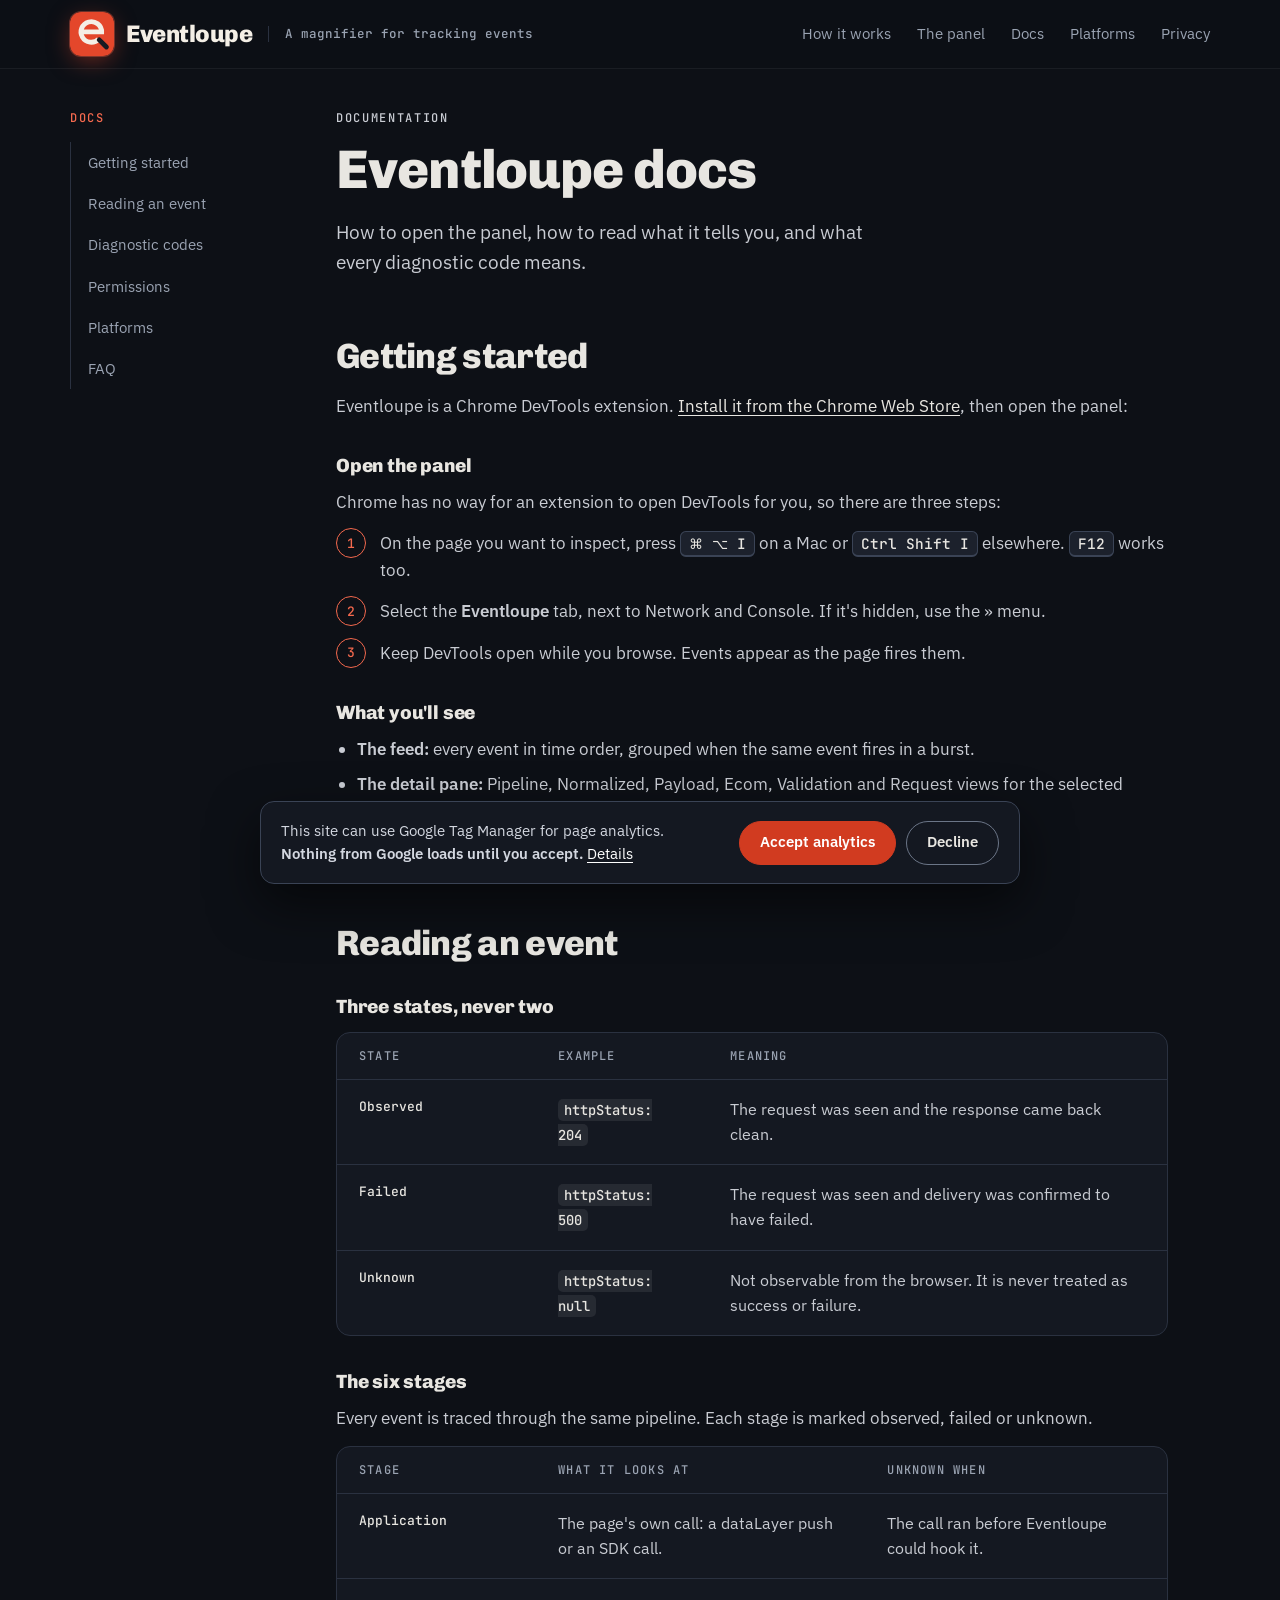
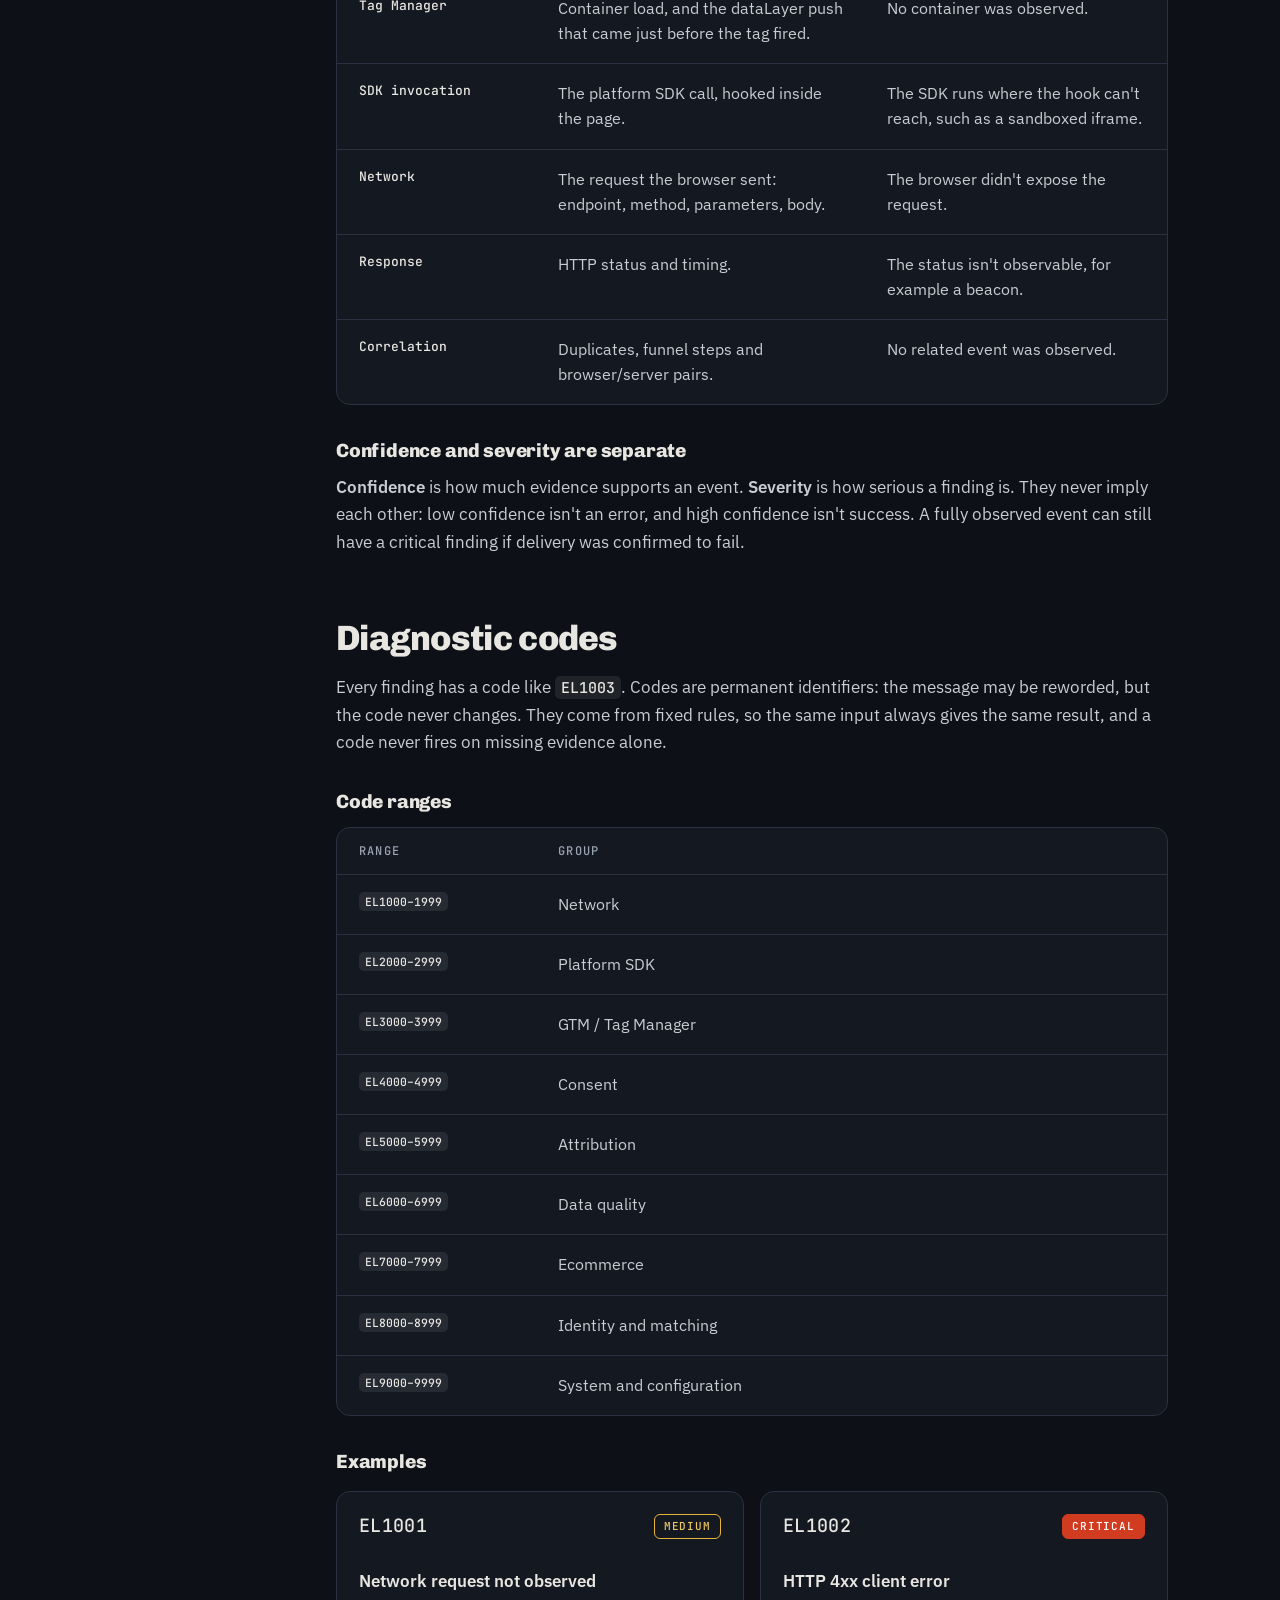
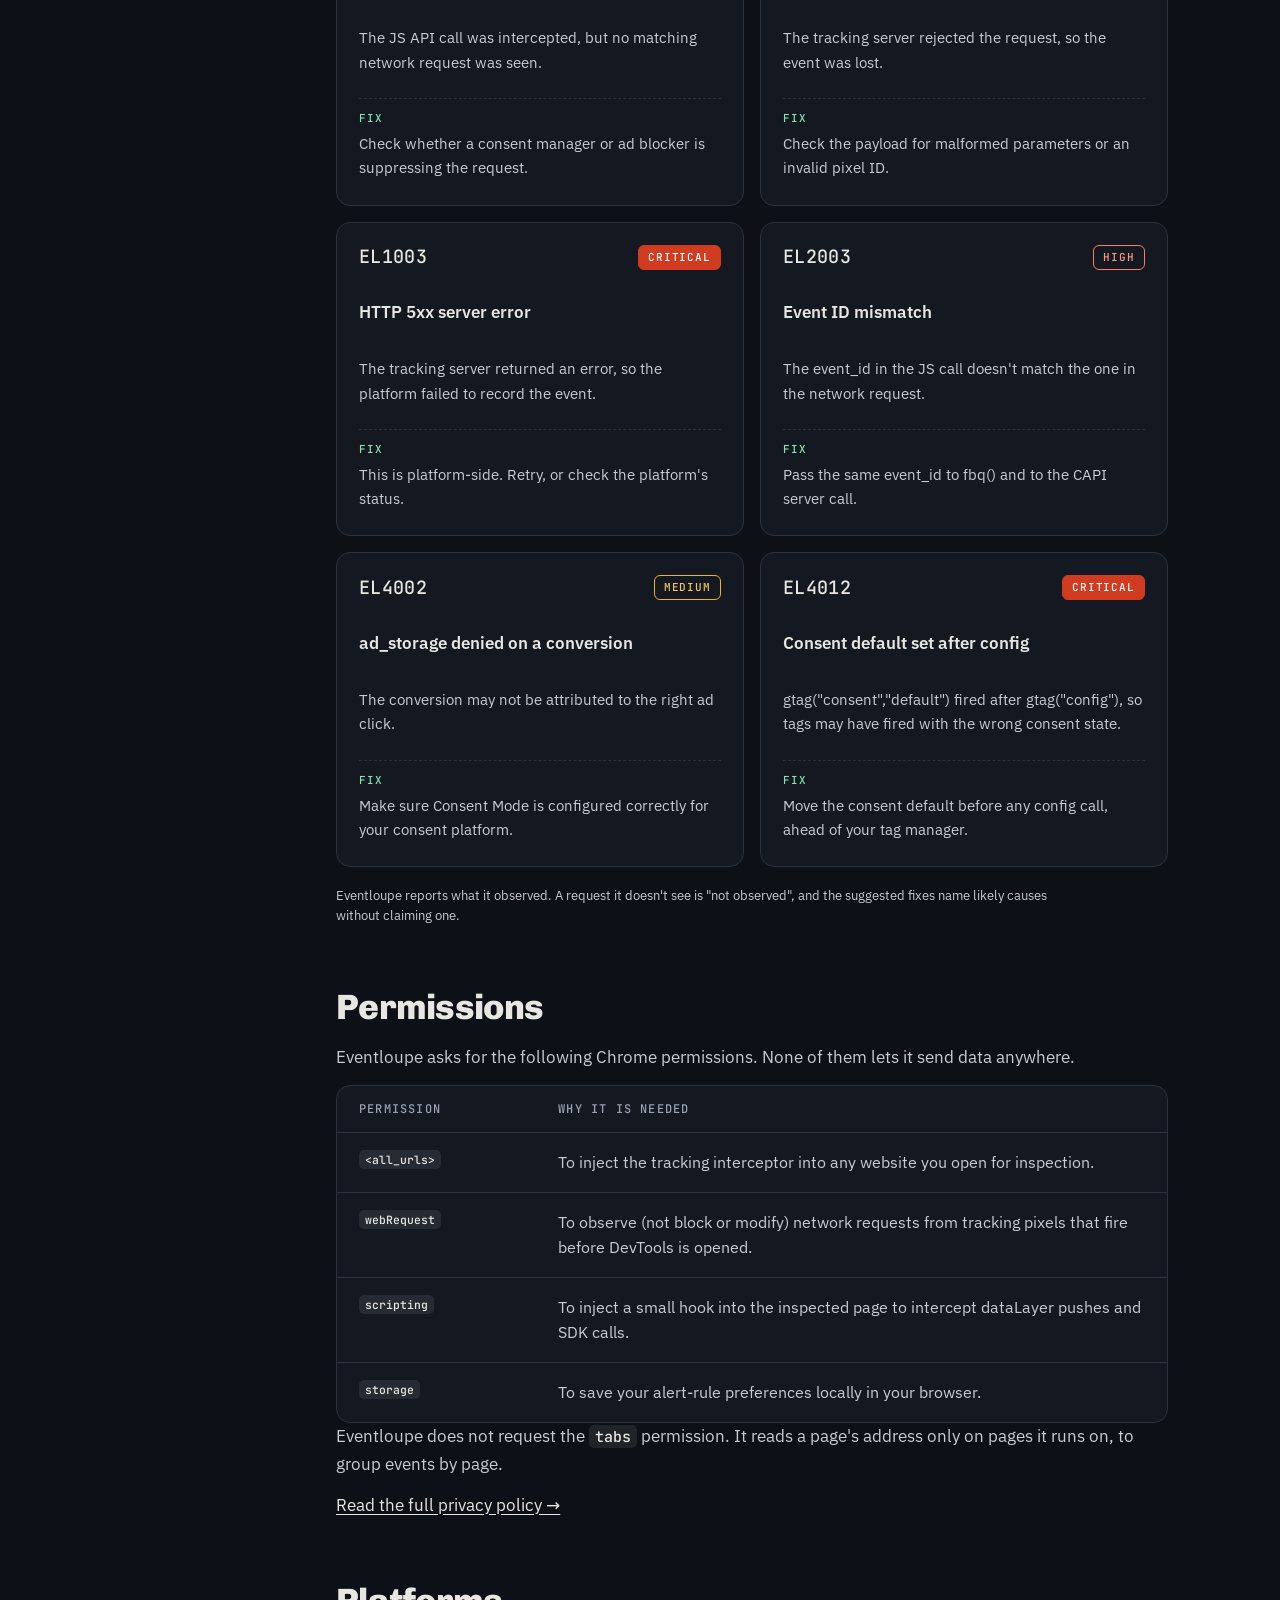
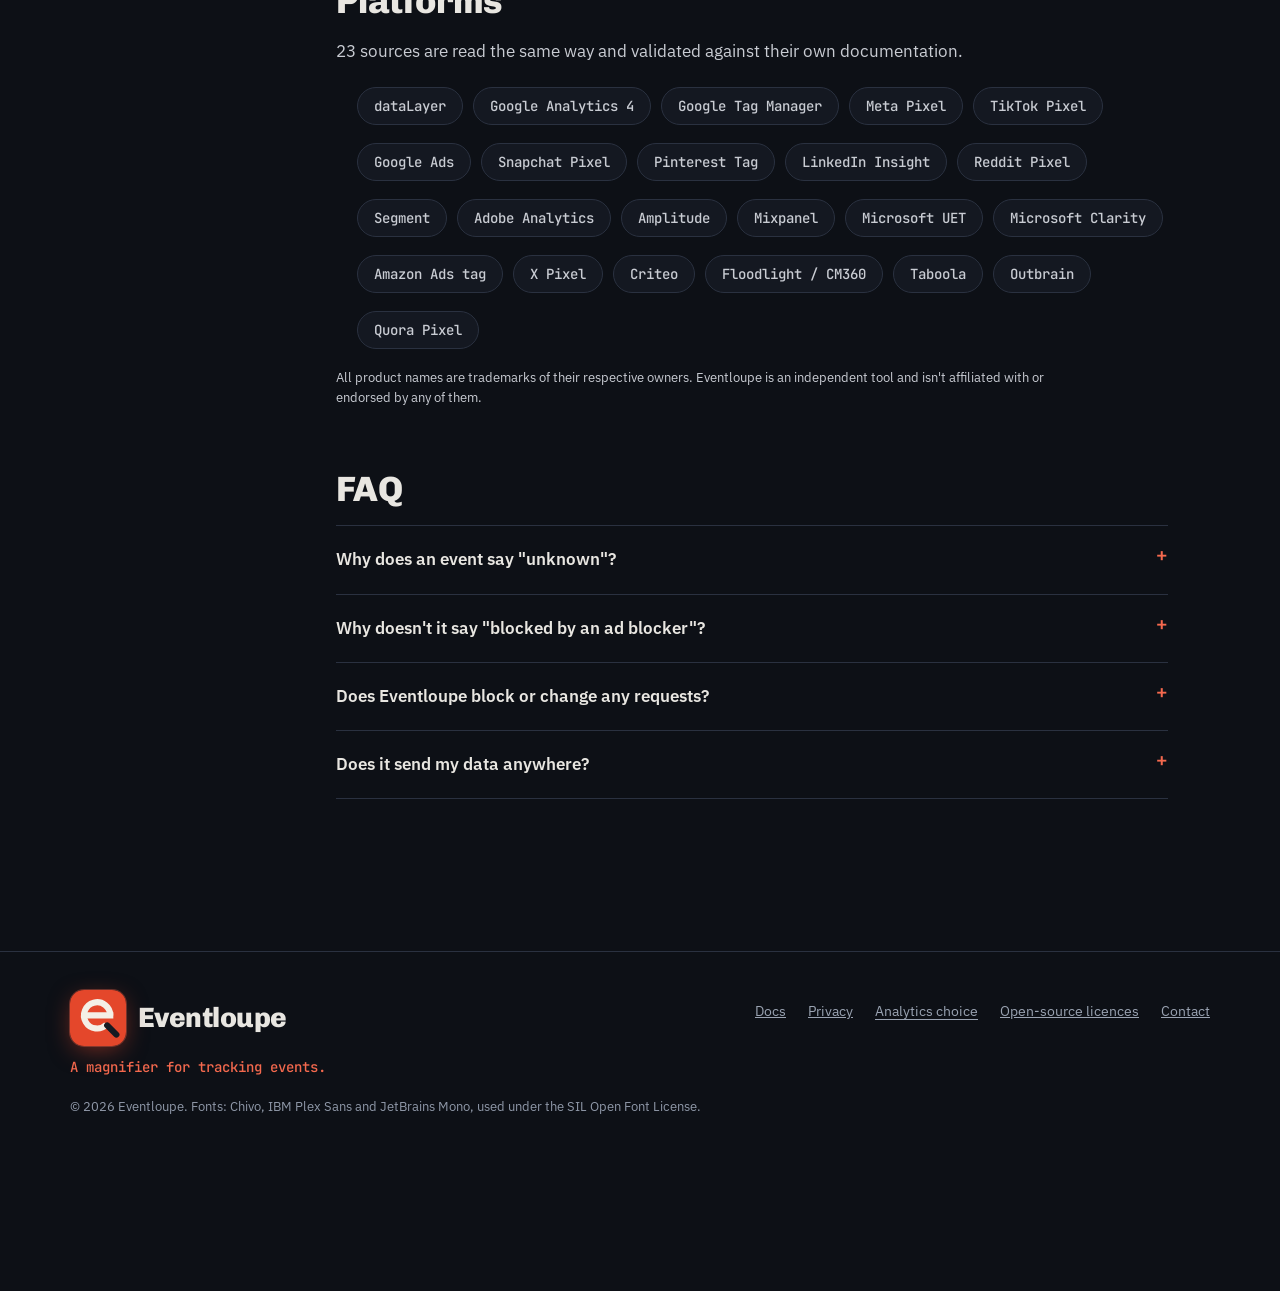
<file: docs.html>
<!doctype html>
<html lang="en">
<head>
<meta charset="utf-8">
<meta http-equiv="Content-Security-Policy" content="object-src 'none'; base-uri 'self'; form-action 'self'; upgrade-insecure-requests">
<meta name="referrer" content="strict-origin-when-cross-origin">
<meta name="viewport" content="width=device-width, initial-scale=1, viewport-fit=cover">
<link rel="icon" href="/favicon.ico" sizes="48x48">
<link rel="icon" type="image/svg+xml" href="/favicon.svg" sizes="any">
<link rel="icon" type="image/png" sizes="96x96" href="/img/favicon-96.png">
<link rel="apple-touch-icon" href="/img/icon-128.png">
<title>Eventloupe docs: how to read events and EL diagnostic codes</title>
<meta name="description" content="How to open Eventloupe, read an event through its six stages, and what every EL diagnostic code means.">
<meta name="theme-color" content="#0d1016">
<link rel="canonical" href="https://eventloupe.com/docs.html">
<meta property="og:type" content="website">
<meta property="og:site_name" content="Eventloupe">
<meta property="og:locale" content="en_US">
<meta property="og:title" content="Eventloupe docs">
<meta property="og:description" content="How to open Eventloupe, read an event through its six stages, and what every EL diagnostic code means.">
<meta property="og:url" content="https://eventloupe.com/docs.html">
<meta property="og:image" content="https://eventloupe.com/img/og.png">
<meta property="og:image:width" content="1200">
<meta property="og:image:height" content="630">
<meta property="og:image:alt" content="Eventloupe: a magnifier for tracking events. See what your page really sends.">
<meta name="twitter:card" content="summary_large_image">
<meta name="twitter:title" content="Eventloupe docs">
<meta name="twitter:description" content="How to open Eventloupe, read an event through its six stages, and what every EL diagnostic code means.">
<meta name="twitter:image" content="https://eventloupe.com/img/og.png">
<meta name="twitter:image:alt" content="Eventloupe: a magnifier for tracking events. See what your page really sends.">
<script src="consent.js" defer></script>
<link rel="preload" href="fonts/chivo-latin-800-normal.woff2" as="font" type="font/woff2" crossorigin>
<link rel="stylesheet" href="style.css">
</head>
<body class="docs">
<a class="skip" href="#main">Skip to content</a>
<svg width="0" height="0" style="position:absolute" aria-hidden="true" focusable="false"><symbol id="lm" viewBox="0 0 128 128"><rect width="128" height="128" rx="26" fill="#e4472b"/><g transform="translate(2 -2)"><path d="M32 60H97" stroke="#f4efe6" stroke-width="14"/><path d="M90 60A30 30 0 1 0 81.2 81.2" fill="none" stroke="#f4efe6" stroke-width="14"/><path d="M83 83L104 104" stroke="#161a22" stroke-width="14" stroke-linecap="round"/></g></symbol></svg>

<header class="nav">
  <div class="wrap">
    <a class="brand" href="index.html" aria-label="Eventloupe home"><span class="mark" aria-hidden="true"><svg width="44" height="44"><use href="#lm"/></svg></span><span class="word">Eventloupe</span><span class="navtag">A magnifier for tracking events</span></a>
    <nav aria-label="Primary">
      <ul>
        <li><a href="index.html#how">How it works</a></li>
        <li><a href="index.html#panel">The panel</a></li>
        <li class="keep"><a href="docs.html" aria-current="page">Docs</a></li>
        <li><a href="index.html#platforms">Platforms</a></li>
        <li class="keep"><a href="privacy.html">Privacy</a></li>
      </ul>
    </nav>
  </div>
</header>

<main id="main" tabindex="-1">
  <div class="wrap doc-grid">
    <nav class="doc-toc" aria-label="On this page">
      <p class="eyebrow">Docs</p>
      <ol>
        <li><a href="#start">Getting started</a></li>
        <li><a href="#reading">Reading an event</a></li>
        <li><a href="#codes">Diagnostic codes</a></li>
        <li><a href="#permissions">Permissions</a></li>
        <li><a href="#platforms">Platforms</a></li>
        <li><a href="#faq">FAQ</a></li>
      </ol>
    </nav>

    <article class="doc">
      <header class="doc-head">
        <p class="eyebrow">Documentation</p>
        <h1>Eventloupe docs</h1>
        <p class="lede">How to open the panel, how to read what it tells you, and what every diagnostic code means.</p>
      </header>

      <section id="start" aria-labelledby="d-start">
        <h2 id="d-start">Getting started</h2>
        <p>Eventloupe is a Chrome DevTools extension. <a href="https://chromewebstore.google.com/detail/eventloupe/pjpdmenmnoaohfbcbplmpmnaegpgmnmp?utm_source=eventloupe.com&amp;utm_medium=referral&amp;utm_content=docs" rel="noopener">Install it from the Chrome Web Store</a>, then open the panel:</p>
        <h3>Open the panel</h3>
        <p>Chrome has no way for an extension to open DevTools for you, so there are three steps:</p>
        <ol class="steps">
          <li>On the page you want to inspect, press <kbd>⌘ ⌥ I</kbd> on a Mac or <kbd>Ctrl Shift I</kbd> elsewhere. <kbd>F12</kbd> works too.</li>
          <li>Select the <strong>Eventloupe</strong> tab, next to Network and Console. If it's hidden, use the » menu.</li>
          <li>Keep DevTools open while you browse. Events appear as the page fires them.</li>
        </ol>
        <h3>What you'll see</h3>
        <ul>
          <li><strong>The feed:</strong> every event in time order, grouped when the same event fires in a burst.</li>
          <li><strong>The detail pane:</strong> Pipeline, Normalized, Payload, Ecom, Validation and Request views for the selected event.</li>
          <li><strong>The issues panel and health score:</strong> what needs attention first, grouped by severity.</li>
        </ul>
      </section>

      <section id="reading" aria-labelledby="d-read">
        <h2 id="d-read">Reading an event</h2>
        <h3>Three states, never two</h3>
        <div class="tbl-wrap" role="region" aria-label="Evidence states" tabindex="0">
          <table class="matrix tight">
            <thead><tr><th scope="col">State</th><th scope="col">Example</th><th scope="col">Meaning</th></tr></thead>
            <tbody>
              <tr><th scope="row">Observed</th><td><code>httpStatus: 204</code></td><td>The request was seen and the response came back clean.</td></tr>
              <tr><th scope="row">Failed</th><td><code>httpStatus: 500</code></td><td>The request was seen and delivery was confirmed to have failed.</td></tr>
              <tr><th scope="row">Unknown</th><td><code>httpStatus: null</code></td><td>Not observable from the browser. It is never treated as success or failure.</td></tr>
            </tbody>
          </table>
        </div>
        <h3>The six stages</h3>
        <p>Every event is traced through the same pipeline. Each stage is marked observed, failed or unknown.</p>
        <div class="tbl-wrap" role="region" aria-label="Pipeline stages" tabindex="0">
          <table class="matrix tight">
            <thead><tr><th scope="col">Stage</th><th scope="col">What it looks at</th><th scope="col">Unknown when</th></tr></thead>
            <tbody>
              <tr><th scope="row">Application</th><td>The page's own call: a dataLayer push or an SDK call.</td><td>The call ran before Eventloupe could hook it.</td></tr>
              <tr><th scope="row">Tag Manager</th><td>Container load, and the dataLayer push that came just before the tag fired.</td><td>No container was observed.</td></tr>
              <tr><th scope="row">SDK invocation</th><td>The platform SDK call, hooked inside the page.</td><td>The SDK runs where the hook can't reach, such as a sandboxed iframe.</td></tr>
              <tr><th scope="row">Network</th><td>The request the browser sent: endpoint, method, parameters, body.</td><td>The browser didn't expose the request.</td></tr>
              <tr><th scope="row">Response</th><td>HTTP status and timing.</td><td>The status isn't observable, for example a beacon.</td></tr>
              <tr><th scope="row">Correlation</th><td>Duplicates, funnel steps and browser/server pairs.</td><td>No related event was observed.</td></tr>
            </tbody>
          </table>
        </div>
        <h3>Confidence and severity are separate</h3>
        <p><strong>Confidence</strong> is how much evidence supports an event. <strong>Severity</strong> is how serious a finding is. They never imply each other: low confidence isn't an error, and high confidence isn't success. A fully observed event can still have a critical finding if delivery was confirmed to fail.</p>
      </section>

      <section id="codes" aria-labelledby="d-codes">
        <h2 id="d-codes">Diagnostic codes</h2>
        <p>Every finding has a code like <code>EL1003</code>. Codes are permanent identifiers: the message may be reworded, but the code never changes. They come from fixed rules, so the same input always gives the same result, and a code never fires on missing evidence alone.</p>
        <h3>Code ranges</h3>
        <div class="tbl-wrap" role="region" aria-label="Code ranges" tabindex="0">
          <table class="matrix tight">
            <thead><tr><th scope="col">Range</th><th scope="col">Group</th></tr></thead>
            <tbody>
              <tr><th scope="row"><code>EL1000–1999</code></th><td>Network</td></tr>
              <tr><th scope="row"><code>EL2000–2999</code></th><td>Platform SDK</td></tr>
              <tr><th scope="row"><code>EL3000–3999</code></th><td>GTM / Tag Manager</td></tr>
              <tr><th scope="row"><code>EL4000–4999</code></th><td>Consent</td></tr>
              <tr><th scope="row"><code>EL5000–5999</code></th><td>Attribution</td></tr>
              <tr><th scope="row"><code>EL6000–6999</code></th><td>Data quality</td></tr>
              <tr><th scope="row"><code>EL7000–7999</code></th><td>Ecommerce</td></tr>
              <tr><th scope="row"><code>EL8000–8999</code></th><td>Identity and matching</td></tr>
              <tr><th scope="row"><code>EL9000–9999</code></th><td>System and configuration</td></tr>
            </tbody>
          </table>
        </div>
        <h3>Examples</h3>
        <div class="codes doc-codes">
          <article class="code-card">
            <div class="cc-top"><span class="cc-code">EL1001</span><span class="sev medium">Medium</span></div>
            <h4>Network request not observed</h4>
            <p class="cc-what">The JS API call was intercepted, but no matching network request was seen.</p>
            <p class="cc-fix"><b>Fix</b>Check whether a consent manager or ad blocker is suppressing the request.</p>
          </article>
          <article class="code-card">
            <div class="cc-top"><span class="cc-code">EL1002</span><span class="sev critical">Critical</span></div>
            <h4>HTTP 4xx client error</h4>
            <p class="cc-what">The tracking server rejected the request, so the event was lost.</p>
            <p class="cc-fix"><b>Fix</b>Check the payload for malformed parameters or an invalid pixel ID.</p>
          </article>
          <article class="code-card">
            <div class="cc-top"><span class="cc-code">EL1003</span><span class="sev critical">Critical</span></div>
            <h4>HTTP 5xx server error</h4>
            <p class="cc-what">The tracking server returned an error, so the platform failed to record the event.</p>
            <p class="cc-fix"><b>Fix</b>This is platform-side. Retry, or check the platform's status.</p>
          </article>
          <article class="code-card">
            <div class="cc-top"><span class="cc-code">EL2003</span><span class="sev high">High</span></div>
            <h4>Event ID mismatch</h4>
            <p class="cc-what">The event_id in the JS call doesn't match the one in the network request.</p>
            <p class="cc-fix"><b>Fix</b>Pass the same event_id to fbq() and to the CAPI server call.</p>
          </article>
          <article class="code-card">
            <div class="cc-top"><span class="cc-code">EL4002</span><span class="sev medium">Medium</span></div>
            <h4>ad_storage denied on a conversion</h4>
            <p class="cc-what">The conversion may not be attributed to the right ad click.</p>
            <p class="cc-fix"><b>Fix</b>Make sure Consent Mode is configured correctly for your consent platform.</p>
          </article>
          <article class="code-card">
            <div class="cc-top"><span class="cc-code">EL4012</span><span class="sev critical">Critical</span></div>
            <h4>Consent default set after config</h4>
            <p class="cc-what">gtag("consent","default") fired after gtag("config"), so tags may have fired with the wrong consent state.</p>
            <p class="cc-fix"><b>Fix</b>Move the consent default before any config call, ahead of your tag manager.</p>
          </article>
        </div>
        <p class="legal">Eventloupe reports what it observed. A request it doesn't see is "not observed", and the suggested fixes name likely causes without claiming one.</p>
      </section>

      <section id="permissions" aria-labelledby="d-perm">
        <h2 id="d-perm">Permissions</h2>
        <p>Eventloupe asks for the following Chrome permissions. None of them lets it send data anywhere.</p>
        <div class="tbl-wrap" role="region" aria-label="Permissions" tabindex="0">
          <table class="matrix tight">
            <thead><tr><th scope="col">Permission</th><th scope="col">Why it is needed</th></tr></thead>
            <tbody>
              <tr><th scope="row"><code>&lt;all_urls&gt;</code></th><td>To inject the tracking interceptor into any website you open for inspection.</td></tr>
              <tr><th scope="row"><code>webRequest</code></th><td>To observe (not block or modify) network requests from tracking pixels that fire before DevTools is opened.</td></tr>
              <tr><th scope="row"><code>scripting</code></th><td>To inject a small hook into the inspected page to intercept dataLayer pushes and SDK calls.</td></tr>
              <tr><th scope="row"><code>storage</code></th><td>To save your alert-rule preferences locally in your browser.</td></tr>
            </tbody>
          </table>
        </div>
        <p>Eventloupe does not request the <code>tabs</code> permission. It reads a page's address only on pages it runs on, to group events by page.</p>
        <p><a href="privacy.html">Read the full privacy policy →</a></p>
      </section>

      <section id="platforms" aria-labelledby="d-plat">
        <h2 id="d-plat">Platforms</h2>
        <p>23 sources are read the same way and validated against their own documentation.</p>
        <ul class="plats" role="list">
          <li>dataLayer</li><li>Google Analytics 4</li><li>Google Tag Manager</li><li>Meta Pixel</li><li>TikTok Pixel</li><li>Google Ads</li><li>Snapchat Pixel</li>
          <li>Pinterest Tag</li><li>LinkedIn Insight</li><li>Reddit Pixel</li><li>Segment</li><li>Adobe Analytics</li><li>Amplitude</li><li>Mixpanel</li>
          <li>Microsoft UET</li><li>Microsoft Clarity</li><li>Amazon Ads tag</li><li>X Pixel</li><li>Criteo</li><li>Floodlight / CM360</li><li>Taboola</li><li>Outbrain</li><li>Quora Pixel</li>
        </ul>
        <p class="legal">All product names are trademarks of their respective owners. Eventloupe is an independent tool and isn't affiliated with or endorsed by any of them.</p>
      </section>

      <section id="faq" aria-labelledby="d-faq">
        <h2 id="d-faq">FAQ</h2>
        <details><summary>Why does an event say "unknown"?</summary><p>Because the browser didn't expose the evidence, for example a response to a beacon. Eventloupe records that as unknown instead of guessing success or failure.</p></details>
        <details><summary>Why doesn't it say "blocked by an ad blocker"?</summary><p>It can't tell. It sees that an SDK call happened and no matching request followed, so it reports "not observed" and suggests an ad blocker or consent manager as a likely cause to check.</p></details>
        <details><summary>Does Eventloupe block or change any requests?</summary><p>No. It observes requests and never blocks or modifies them.</p></details>
        <details><summary>Does it send my data anywhere?</summary><p>No. Captured events stay in your browser. See the <a href="privacy.html">privacy policy</a>.</p></details>
      </section>
    </article>
  </div>
</main>

<footer>
  <div class="wrap">
    <a class="brand big" href="index.html" aria-label="Eventloupe home"><span class="mark" aria-hidden="true"><svg width="56" height="56"><use href="#lm"/></svg></span><span class="word">Eventloupe</span></a>
    <nav aria-label="Footer">
      <a href="docs.html">Docs</a>
      <a href="privacy.html">Privacy</a>
      <button type="button" class="linkbtn" data-consent-open>Analytics choice</button>
      <a href="licenses.txt">Open-source licences</a>
      <a href="https://github.com/sibingop-dev/eventloupe-privacy/issues" rel="noopener">Contact</a>
    </nav>
    <p class="ftag">A magnifier for tracking events.</p>
    <small>© 2026 Eventloupe. Fonts: Chivo, IBM Plex Sans and JetBrains Mono, used under the SIL Open Font License.</small>
  </div>
</footer>
</body>
</html>
</file>
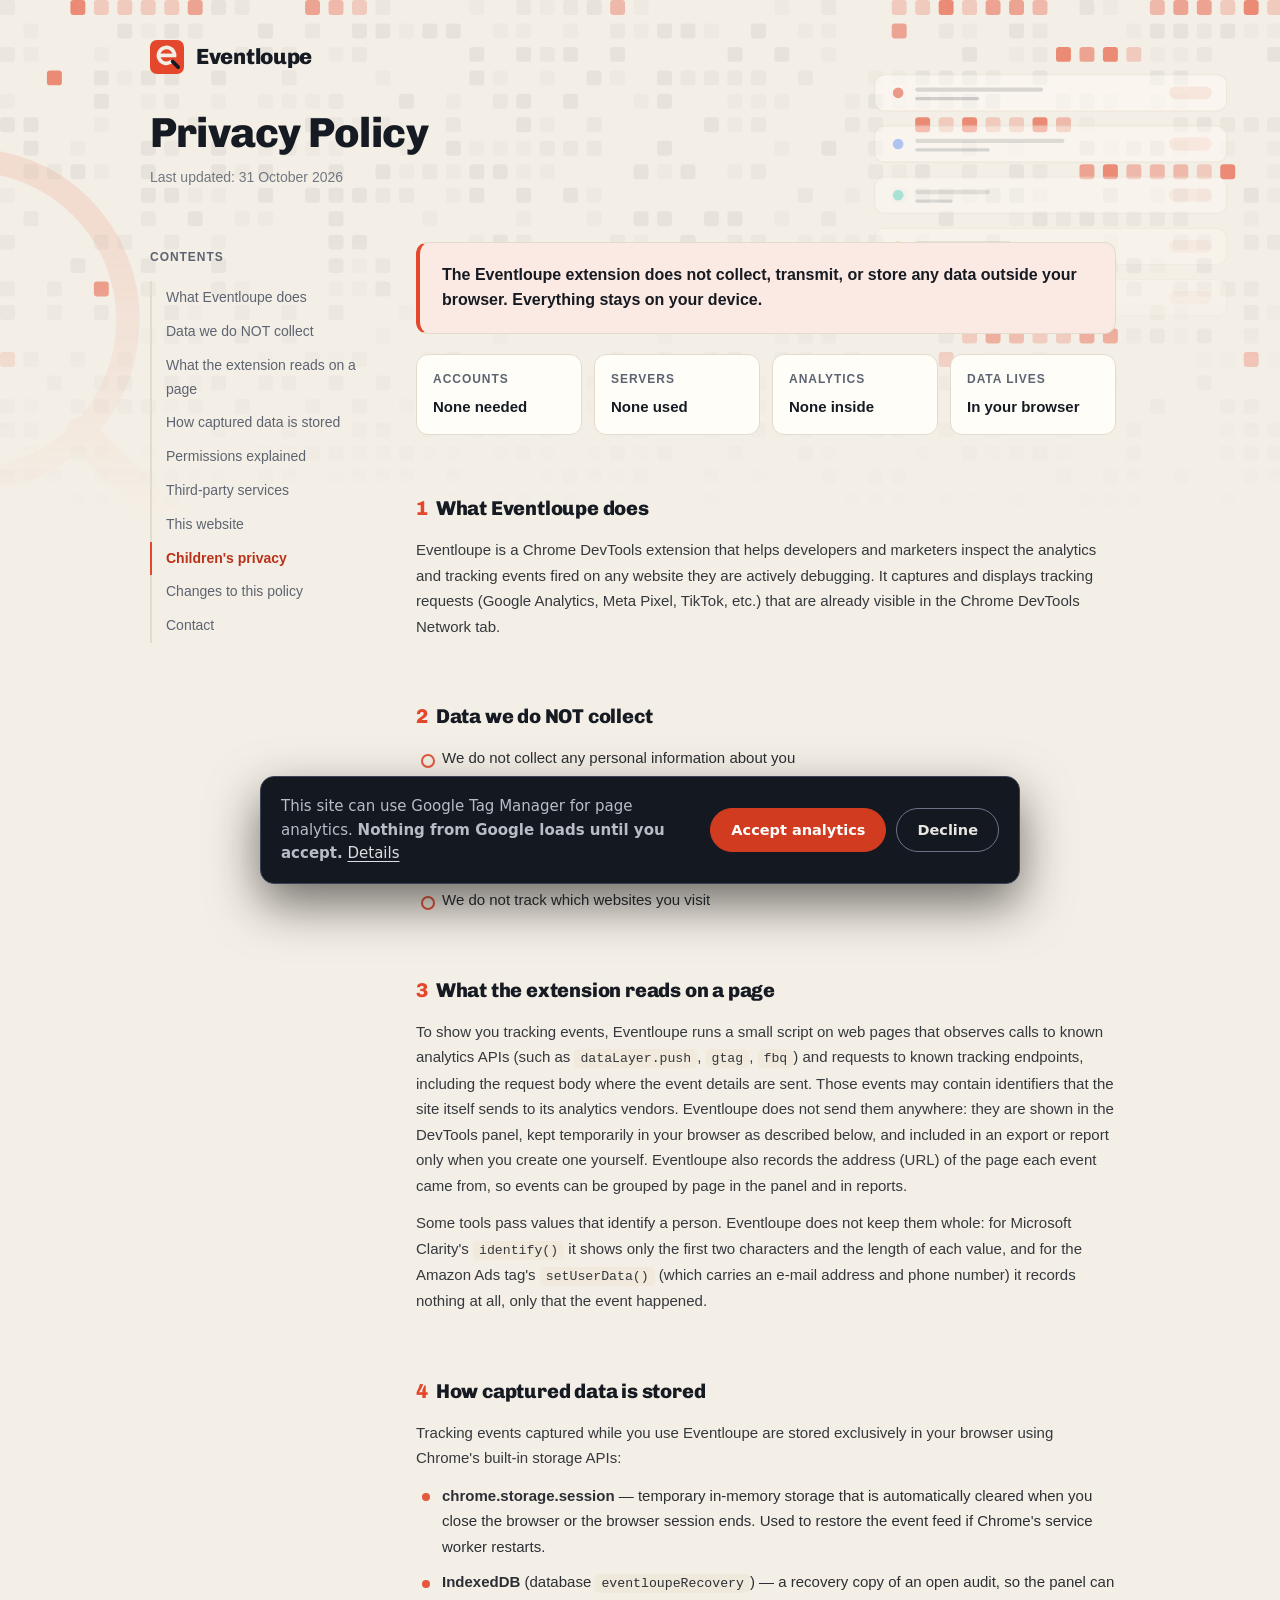
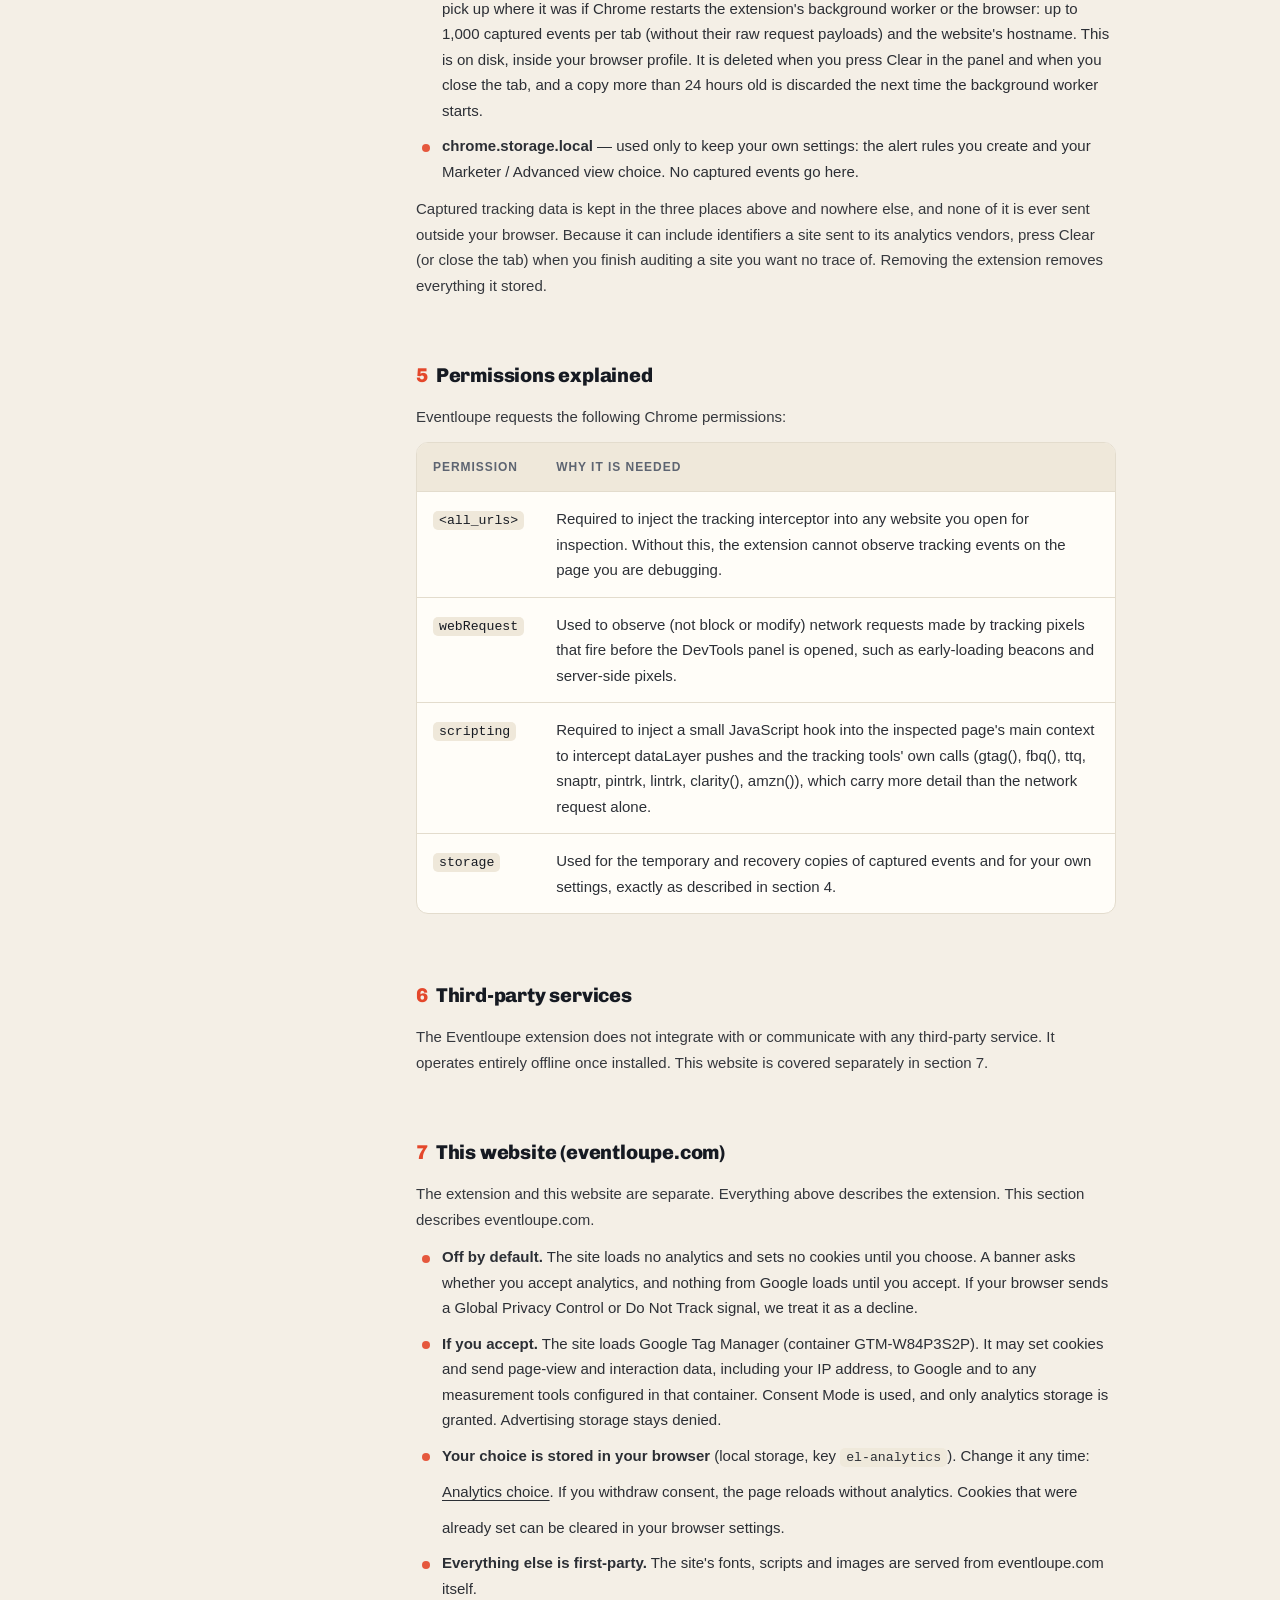
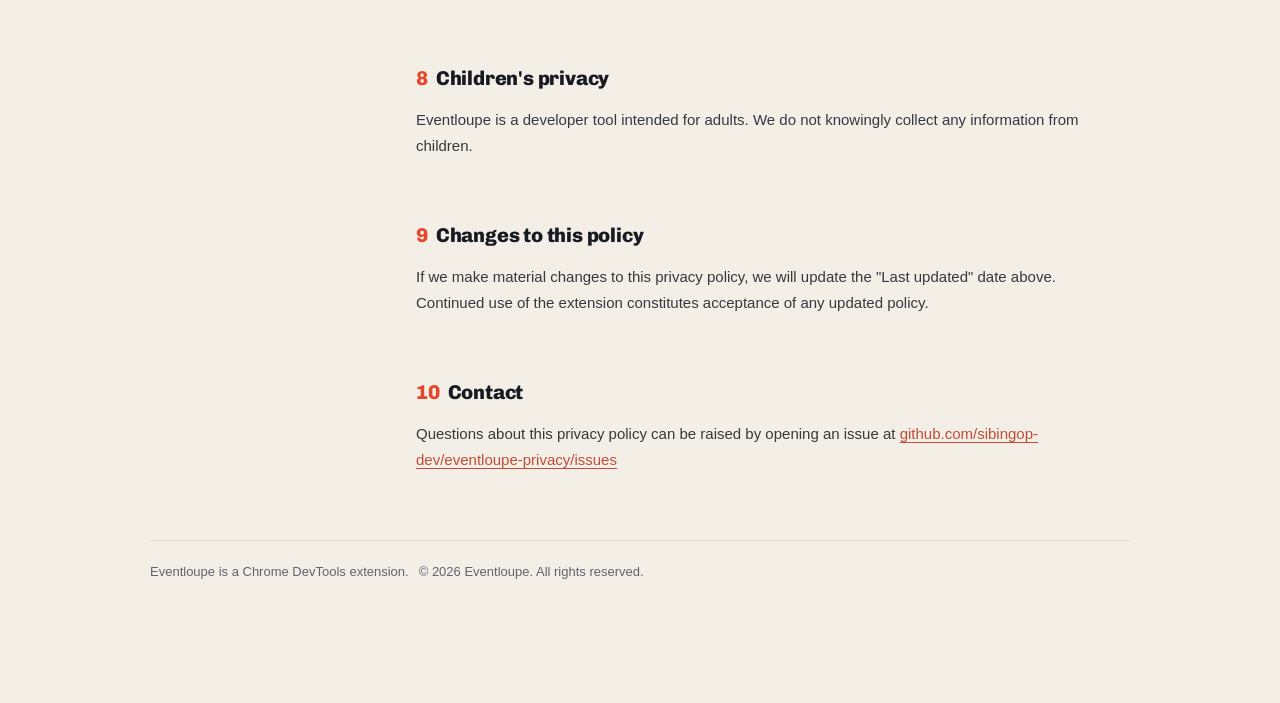
<file: privacy.html>
<!DOCTYPE html>
<html lang="en">
<head>
  <meta charset="UTF-8">
<meta http-equiv="Content-Security-Policy" content="object-src 'none'; base-uri 'self'; form-action 'self'; upgrade-insecure-requests">
<meta name="referrer" content="strict-origin-when-cross-origin">
  <meta name="viewport" content="width=device-width, initial-scale=1.0">
<link rel="icon" href="/favicon.ico" sizes="48x48">
<link rel="icon" type="image/svg+xml" href="/favicon.svg" sizes="any">
<link rel="icon" type="image/png" sizes="96x96" href="/img/favicon-96.png">
<link rel="apple-touch-icon" href="/img/icon-128.png">
  <title>Eventloupe — Privacy Policy</title>
  <meta name="description" content="Eventloupe's privacy policy: the extension collects, transmits and stores nothing outside your browser, and the website's analytics are optional.">
<link rel="canonical" href="https://eventloupe.com/privacy.html">
<meta property="og:type" content="website">
<meta property="og:site_name" content="Eventloupe">
<meta property="og:locale" content="en_US">
<meta property="og:title" content="Eventloupe privacy policy">
<meta property="og:description" content="Eventloupe's privacy policy: the extension collects, transmits and stores nothing outside your browser, and the website's analytics are optional.">
<meta property="og:url" content="https://eventloupe.com/privacy.html">
<meta property="og:image" content="https://eventloupe.com/img/og.png">
<meta property="og:image:width" content="1200">
<meta property="og:image:height" content="630">
<meta property="og:image:alt" content="Eventloupe: a magnifier for tracking events. See what your page really sends.">
<meta name="twitter:card" content="summary_large_image">
<meta name="twitter:title" content="Eventloupe privacy policy">
<meta name="twitter:description" content="Eventloupe's privacy policy: the extension collects, transmits and stores nothing outside your browser, and the website's analytics are optional.">
<meta name="twitter:image" content="https://eventloupe.com/img/og.png">
<meta name="twitter:image:alt" content="Eventloupe: a magnifier for tracking events. See what your page really sends.">
  <style>
    @font-face { font-family: 'Chivo'; font-weight: 800; font-style: normal; font-display: swap;
      src: url([data-uri]) format('woff2'); }
    :root {
      --bg: #f4efe6; --surface: #fffdf8; --fg: #161a22; --muted: #5d6471; --line: #e3dccd;
      --accent: #e4472b; --accent-ink: #b8321a; --note-bg: #fbe9e3; --code-bg: #efe8da;
    }
    @media (prefers-color-scheme: dark) {
      :root { --bg: #0f1218; --surface: #161a22; --fg: #f4efe6; --muted: #9aa3b5; --line: #262b38;
        --accent: #ff6a4d; --accent-ink: #ff8a73; --note-bg: #251a19; --code-bg: #1e2430; }
    }
    * { box-sizing: border-box; margin: 0; padding: 0; }
    html { scroll-behavior: smooth; }
    body {
      font-family: -apple-system, BlinkMacSystemFont, "Segoe UI", Roboto, "Helvetica Neue", sans-serif;
      background: var(--bg); color: var(--fg); line-height: 1.7;
      padding: 0 max(20px, env(safe-area-inset-right)) 64px max(20px, env(safe-area-inset-left));
    }
    .wrap { max-width: 720px; margin: 0 auto; }
    header { padding: 40px 0 8px; }
    .brand { display: flex; align-items: center; gap: 12px; font: 800 22px/1 'Chivo', system-ui, sans-serif; letter-spacing: -.3px; }
    .brand svg { flex-shrink: 0; }
    h1 { font-family: 'Chivo', system-ui, sans-serif; font-size: clamp(30px, 6vw, 42px); line-height: 1.1; font-weight: 800; letter-spacing: -.8px; margin: 36px 0 10px; text-wrap: balance; }
    .subtitle { font-size: 14px; color: var(--muted); }
    .promise {
      display: flex; gap: 14px; align-items: flex-start; margin: 32px 0 8px; padding: 20px 22px;
      background: var(--note-bg); border: 1px solid var(--line); border-left: 4px solid var(--accent); border-radius: 12px;
      font-size: 16px; font-weight: 600; line-height: 1.55;
    }
    .facts { display: grid; grid-template-columns: repeat(auto-fit, minmax(150px, 1fr)); gap: 12px; margin: 20px 0 8px; }
    .fact { background: var(--surface); border: 1px solid var(--line); border-radius: 12px; padding: 14px 16px; }
    .fact b { display: block; font-size: 12px; text-transform: uppercase; letter-spacing: .08em; color: var(--muted); font-weight: 600; margin-bottom: 4px; }
    .fact span { font-size: 15px; font-weight: 700; }
    nav { margin: 32px 0 0; padding: 16px 20px; background: var(--surface); border: 1px solid var(--line); border-radius: 12px; }
    nav b { font-size: 12px; text-transform: uppercase; letter-spacing: .08em; color: var(--muted); }
    nav ol { margin: 8px 0 0 18px; columns: 2 220px; font-size: 14px; }
    nav li { margin-bottom: 2px; padding-left: 4px; opacity: 1; }
    nav li::before { display: none; }
    section { padding-top: 8px; }
    h2 { font-family: 'Chivo', system-ui, sans-serif; font-size: 20px; font-weight: 800; letter-spacing: -.2px; margin: 40px 0 12px; scroll-margin-top: 16px; }
    h2 .n { color: var(--accent); font-variant-numeric: tabular-nums; margin-right: 8px; }
    p { font-size: 15px; color: var(--fg); opacity: .86; margin-bottom: 12px; }
    ul { font-size: 15px; padding-left: 4px; margin-bottom: 12px; list-style: none; }
    li { margin-bottom: 10px; padding-left: 22px; position: relative; opacity: .9; }
    li::before { content: ""; position: absolute; left: 2px; top: .7em; width: 8px; height: 8px; border-radius: 50%; background: var(--accent); }
    ul.no li::before { background: transparent; border: 2px solid var(--accent); width: 10px; height: 10px; top: .6em; left: 1px; }
    code { font-family: ui-monospace, SFMono-Regular, Menlo, monospace; font-size: .88em; background: var(--code-bg); padding: 2px 6px; border-radius: 5px; }
    a { color: var(--accent-ink); text-underline-offset: 3px; }
    a:hover { color: var(--accent); }
    strong { font-weight: 700; }
    footer { margin-top: 56px; padding-top: 20px; border-top: 1px solid var(--line); font-size: 13px; color: var(--muted); display: flex; align-items: center; gap: 10px; flex-wrap: wrap; }

    .layout { display: block; }
    .side { display: none; }
    @media (min-width: 980px) {
      .wrap { max-width: 980px; }
      .layout { display: grid; grid-template-columns: 210px minmax(0, 1fr); gap: 56px; }
      .side { display: block; position: sticky; top: 28px; align-self: start; padding-top: 32px; }
      .side b { font-size: 12px; text-transform: uppercase; letter-spacing: .08em; color: var(--muted); }
      .side ol { list-style: none; margin-top: 12px; border-left: 2px solid var(--line); }
      .side li { margin: 0; padding: 0; opacity: 1; }
      .side li::before { display: none; }
      .side a { display: block; padding: 5px 0 5px 14px; margin-left: -2px; border-left: 2px solid transparent; font-size: 14px; color: var(--muted); text-decoration: none; }
      .side a:hover { color: var(--fg); }
      .side a[aria-current="true"] { color: var(--accent-ink); border-left-color: var(--accent); font-weight: 600; }
      nav.inline { display: none; }
      main { max-width: 700px; }
    }
    .table-wrap { overflow-x: auto; margin: 4px 0 16px; border: 1px solid var(--line); border-radius: 12px; background: var(--surface); }
    table { width: 100%; border-collapse: collapse; font-size: 15px; text-align: left; }
    th, td { padding: 14px 16px; vertical-align: top; border-bottom: 1px solid var(--line); }
    tr:last-child td { border-bottom: 0; }
    th { font-size: 12px; text-transform: uppercase; letter-spacing: .08em; color: var(--muted); font-weight: 600; background: var(--code-bg); }
    td:first-child { white-space: nowrap; }
    td:last-child { opacity: .9; }
    @media (max-width: 560px) { td:first-child { white-space: normal; } th, td { padding: 12px; } }

    body { position: relative; overflow-x: hidden; }
    .bgbox { position: absolute; top: 0; left: 0; right: 0; height: 520px; overflow: hidden; z-index: 0; pointer-events: none;
      -webkit-mask-image: linear-gradient(to bottom, #000 0%, #000 45%, transparent 100%); mask-image: linear-gradient(to bottom, #000 0%, #000 45%, transparent 100%); }
    .bg { position: absolute; top: 0; left: 50%; width: max(100%, 1200px); height: 520px; transform: translateX(-50%); }
    .wrap { position: relative; z-index: 1; }
    @media (max-width: 700px) { .bgbox { opacity: .55; } }
    @media print { .bgbox { display: none; } }
  </style>
<script src="consent.js" defer></script>
</head>
<body>
<div class="bgbox" aria-hidden="true"><svg class="bg" viewBox="0 0 1200 520" preserveAspectRatio="xMidYMin slice" aria-hidden="true" focusable="false"><rect x="0" y="0" width="14" height="14" rx="3" fill="var(--fg)" opacity="0.04"/><rect x="66" y="0" width="14" height="14" rx="3" fill="var(--accent)" opacity="0.6"/><rect x="88" y="0" width="14" height="14" rx="3" fill="var(--accent)" opacity="0.22"/><rect x="110" y="0" width="14" height="14" rx="3" fill="var(--accent)" opacity="0.22"/><rect x="132" y="0" width="14" height="14" rx="3" fill="var(--accent)" opacity="0.22"/><rect x="154" y="0" width="14" height="14" rx="3" fill="var(--accent)" opacity="0.22"/><rect x="176" y="0" width="14" height="14" rx="3" fill="var(--accent)" opacity="0.45"/><rect x="198" y="0" width="14" height="14" rx="3" fill="var(--fg)" opacity="0.055"/><rect x="220" y="0" width="14" height="14" rx="3" fill="var(--fg)" opacity="0.04"/><rect x="286" y="0" width="14" height="14" rx="3" fill="var(--accent)" opacity="0.45"/><rect x="308" y="0" width="14" height="14" rx="3" fill="var(--accent)" opacity="0.32"/><rect x="330" y="0" width="14" height="14" rx="3" fill="var(--accent)" opacity="0.22"/><rect x="352" y="0" width="14" height="14" rx="3" fill="var(--fg)" opacity="0.04"/><rect x="440" y="0" width="14" height="14" rx="3" fill="var(--fg)" opacity="0.025"/><rect x="484" y="0" width="14" height="14" rx="3" fill="var(--fg)" opacity="0.04"/><rect x="506" y="0" width="14" height="14" rx="3" fill="var(--fg)" opacity="0.025"/><rect x="528" y="0" width="14" height="14" rx="3" fill="var(--fg)" opacity="0.04"/><rect x="550" y="0" width="14" height="14" rx="3" fill="var(--fg)" opacity="0.055"/><rect x="572" y="0" width="14" height="14" rx="3" fill="var(--accent)" opacity="0.32"/><rect x="594" y="0" width="14" height="14" rx="3" fill="var(--fg)" opacity="0.025"/><rect x="726" y="0" width="14" height="14" rx="3" fill="var(--fg)" opacity="0.025"/><rect x="770" y="0" width="14" height="14" rx="3" fill="var(--fg)" opacity="0.04"/><rect x="836" y="0" width="14" height="14" rx="3" fill="var(--accent)" opacity="0.22"/><rect x="858" y="0" width="14" height="14" rx="3" fill="var(--accent)" opacity="0.22"/><rect x="880" y="0" width="14" height="14" rx="3" fill="var(--accent)" opacity="0.6"/><rect x="902" y="0" width="14" height="14" rx="3" fill="var(--accent)" opacity="0.22"/><rect x="924" y="0" width="14" height="14" rx="3" fill="var(--accent)" opacity="0.45"/><rect x="946" y="0" width="14" height="14" rx="3" fill="var(--accent)" opacity="0.45"/><rect x="968" y="0" width="14" height="14" rx="3" fill="var(--accent)" opacity="0.32"/><rect x="1012" y="0" width="14" height="14" rx="3" fill="var(--fg)" opacity="0.055"/><rect x="1034" y="0" width="14" height="14" rx="3" fill="var(--fg)" opacity="0.025"/><rect x="1078" y="0" width="14" height="14" rx="3" fill="var(--accent)" opacity="0.32"/><rect x="1100" y="0" width="14" height="14" rx="3" fill="var(--accent)" opacity="0.45"/><rect x="1122" y="0" width="14" height="14" rx="3" fill="var(--accent)" opacity="0.45"/><rect x="1144" y="0" width="14" height="14" rx="3" fill="var(--accent)" opacity="0.22"/><rect x="1166" y="0" width="14" height="14" rx="3" fill="var(--accent)" opacity="0.6"/><rect x="1188" y="0" width="14" height="14" rx="3" fill="var(--accent)" opacity="0.22"/><rect x="22" y="22" width="14" height="14" rx="3" fill="var(--fg)" opacity="0.025"/><rect x="110" y="22" width="14" height="14" rx="3" fill="var(--fg)" opacity="0.055"/><rect x="132" y="22" width="14" height="14" rx="3" fill="var(--fg)" opacity="0.025"/><rect x="154" y="22" width="14" height="14" rx="3" fill="var(--fg)" opacity="0.055"/><rect x="176" y="22" width="14" height="14" rx="3" fill="var(--fg)" opacity="0.04"/><rect x="242" y="22" width="14" height="14" rx="3" fill="var(--fg)" opacity="0.055"/><rect x="286" y="22" width="14" height="14" rx="3" fill="var(--fg)" opacity="0.04"/><rect x="330" y="22" width="14" height="14" rx="3" fill="var(--fg)" opacity="0.055"/><rect x="352" y="22" width="14" height="14" rx="3" fill="var(--fg)" opacity="0.055"/><rect x="374" y="22" width="14" height="14" rx="3" fill="var(--fg)" opacity="0.025"/><rect x="396" y="22" width="14" height="14" rx="3" fill="var(--fg)" opacity="0.055"/><rect x="418" y="22" width="14" height="14" rx="3" fill="var(--fg)" opacity="0.055"/><rect x="462" y="22" width="14" height="14" rx="3" fill="var(--fg)" opacity="0.025"/><rect x="484" y="22" width="14" height="14" rx="3" fill="var(--fg)" opacity="0.025"/><rect x="528" y="22" width="14" height="14" rx="3" fill="var(--fg)" opacity="0.025"/><rect x="572" y="22" width="14" height="14" rx="3" fill="var(--fg)" opacity="0.04"/><rect x="594" y="22" width="14" height="14" rx="3" fill="var(--fg)" opacity="0.025"/><rect x="616" y="22" width="14" height="14" rx="3" fill="var(--fg)" opacity="0.055"/><rect x="638" y="22" width="14" height="14" rx="3" fill="var(--fg)" opacity="0.055"/><rect x="660" y="22" width="14" height="14" rx="3" fill="var(--fg)" opacity="0.025"/><rect x="704" y="22" width="14" height="14" rx="3" fill="var(--fg)" opacity="0.055"/><rect x="748" y="22" width="14" height="14" rx="3" fill="var(--fg)" opacity="0.025"/><rect x="770" y="22" width="14" height="14" rx="3" fill="var(--fg)" opacity="0.025"/><rect x="836" y="22" width="14" height="14" rx="3" fill="var(--accent)" opacity="0.45"/><rect x="880" y="22" width="14" height="14" rx="3" fill="var(--fg)" opacity="0.04"/><rect x="902" y="22" width="14" height="14" rx="3" fill="var(--fg)" opacity="0.025"/><rect x="946" y="22" width="14" height="14" rx="3" fill="var(--fg)" opacity="0.055"/><rect x="968" y="22" width="14" height="14" rx="3" fill="var(--fg)" opacity="0.04"/><rect x="1056" y="22" width="14" height="14" rx="3" fill="var(--fg)" opacity="0.025"/><rect x="1078" y="22" width="14" height="14" rx="3" fill="var(--fg)" opacity="0.055"/><rect x="1100" y="22" width="14" height="14" rx="3" fill="var(--fg)" opacity="0.055"/><rect x="1122" y="22" width="14" height="14" rx="3" fill="var(--fg)" opacity="0.04"/><rect x="1144" y="22" width="14" height="14" rx="3" fill="var(--fg)" opacity="0.055"/><rect x="1166" y="22" width="14" height="14" rx="3" fill="var(--fg)" opacity="0.025"/><rect x="1188" y="22" width="14" height="14" rx="3" fill="var(--fg)" opacity="0.025"/><rect x="0" y="44" width="14" height="14" rx="3" fill="var(--fg)" opacity="0.04"/><rect x="22" y="44" width="14" height="14" rx="3" fill="var(--fg)" opacity="0.025"/><rect x="88" y="44" width="14" height="14" rx="3" fill="var(--fg)" opacity="0.025"/><rect x="220" y="44" width="14" height="14" rx="3" fill="var(--fg)" opacity="0.04"/><rect x="242" y="44" width="14" height="14" rx="3" fill="var(--fg)" opacity="0.055"/><rect x="264" y="44" width="14" height="14" rx="3" fill="var(--fg)" opacity="0.04"/><rect x="308" y="44" width="14" height="14" rx="3" fill="var(--fg)" opacity="0.025"/><rect x="330" y="44" width="14" height="14" rx="3" fill="var(--fg)" opacity="0.04"/><rect x="440" y="44" width="14" height="14" rx="3" fill="var(--fg)" opacity="0.055"/><rect x="484" y="44" width="14" height="14" rx="3" fill="var(--fg)" opacity="0.055"/><rect x="506" y="44" width="14" height="14" rx="3" fill="var(--fg)" opacity="0.04"/><rect x="528" y="44" width="14" height="14" rx="3" fill="var(--fg)" opacity="0.055"/><rect x="572" y="44" width="14" height="14" rx="3" fill="var(--fg)" opacity="0.055"/><rect x="682" y="44" width="14" height="14" rx="3" fill="var(--fg)" opacity="0.055"/><rect x="726" y="44" width="14" height="14" rx="3" fill="var(--fg)" opacity="0.055"/><rect x="770" y="44" width="14" height="14" rx="3" fill="var(--fg)" opacity="0.025"/><rect x="902" y="44" width="14" height="14" rx="3" fill="var(--fg)" opacity="0.055"/><rect x="946" y="44" width="14" height="14" rx="3" fill="var(--fg)" opacity="0.025"/><rect x="968" y="44" width="14" height="14" rx="3" fill="var(--fg)" opacity="0.04"/><rect x="990" y="44" width="14" height="14" rx="3" fill="var(--accent)" opacity="0.6"/><rect x="1012" y="44" width="14" height="14" rx="3" fill="var(--accent)" opacity="0.45"/><rect x="1034" y="44" width="14" height="14" rx="3" fill="var(--accent)" opacity="0.6"/><rect x="1056" y="44" width="14" height="14" rx="3" fill="var(--accent)" opacity="0.22"/><rect x="1078" y="44" width="14" height="14" rx="3" fill="var(--fg)" opacity="0.025"/><rect x="1100" y="44" width="14" height="14" rx="3" fill="var(--fg)" opacity="0.025"/><rect x="1122" y="44" width="14" height="14" rx="3" fill="var(--fg)" opacity="0.04"/><rect x="1188" y="44" width="14" height="14" rx="3" fill="var(--fg)" opacity="0.055"/><rect x="44" y="66" width="14" height="14" rx="3" fill="var(--accent)" opacity="0.6"/><rect x="88" y="66" width="14" height="14" rx="3" fill="var(--fg)" opacity="0.055"/><rect x="110" y="66" width="14" height="14" rx="3" fill="var(--fg)" opacity="0.025"/><rect x="132" y="66" width="14" height="14" rx="3" fill="var(--fg)" opacity="0.055"/><rect x="154" y="66" width="14" height="14" rx="3" fill="var(--fg)" opacity="0.055"/><rect x="198" y="66" width="14" height="14" rx="3" fill="var(--fg)" opacity="0.055"/><rect x="264" y="66" width="14" height="14" rx="3" fill="var(--fg)" opacity="0.04"/><rect x="352" y="66" width="14" height="14" rx="3" fill="var(--fg)" opacity="0.025"/><rect x="440" y="66" width="14" height="14" rx="3" fill="var(--fg)" opacity="0.055"/><rect x="462" y="66" width="14" height="14" rx="3" fill="var(--fg)" opacity="0.025"/><rect x="506" y="66" width="14" height="14" rx="3" fill="var(--fg)" opacity="0.025"/><rect x="550" y="66" width="14" height="14" rx="3" fill="var(--fg)" opacity="0.055"/><rect x="572" y="66" width="14" height="14" rx="3" fill="var(--fg)" opacity="0.025"/><rect x="616" y="66" width="14" height="14" rx="3" fill="var(--fg)" opacity="0.055"/><rect x="638" y="66" width="14" height="14" rx="3" fill="var(--fg)" opacity="0.04"/><rect x="660" y="66" width="14" height="14" rx="3" fill="var(--fg)" opacity="0.04"/><rect x="682" y="66" width="14" height="14" rx="3" fill="var(--fg)" opacity="0.04"/><rect x="704" y="66" width="14" height="14" rx="3" fill="var(--fg)" opacity="0.04"/><rect x="748" y="66" width="14" height="14" rx="3" fill="var(--fg)" opacity="0.04"/><rect x="814" y="66" width="14" height="14" rx="3" fill="var(--fg)" opacity="0.025"/><rect x="836" y="66" width="14" height="14" rx="3" fill="var(--fg)" opacity="0.025"/><rect x="858" y="66" width="14" height="14" rx="3" fill="var(--fg)" opacity="0.055"/><rect x="880" y="66" width="14" height="14" rx="3" fill="var(--fg)" opacity="0.055"/><rect x="902" y="66" width="14" height="14" rx="3" fill="var(--fg)" opacity="0.055"/><rect x="924" y="66" width="14" height="14" rx="3" fill="var(--fg)" opacity="0.04"/><rect x="968" y="66" width="14" height="14" rx="3" fill="var(--fg)" opacity="0.055"/><rect x="1078" y="66" width="14" height="14" rx="3" fill="var(--fg)" opacity="0.055"/><rect x="1100" y="66" width="14" height="14" rx="3" fill="var(--fg)" opacity="0.055"/><rect x="0" y="88" width="14" height="14" rx="3" fill="var(--fg)" opacity="0.025"/><rect x="88" y="88" width="14" height="14" rx="3" fill="var(--fg)" opacity="0.055"/><rect x="132" y="88" width="14" height="14" rx="3" fill="var(--fg)" opacity="0.025"/><rect x="154" y="88" width="14" height="14" rx="3" fill="var(--fg)" opacity="0.04"/><rect x="198" y="88" width="14" height="14" rx="3" fill="var(--fg)" opacity="0.025"/><rect x="242" y="88" width="14" height="14" rx="3" fill="var(--fg)" opacity="0.025"/><rect x="264" y="88" width="14" height="14" rx="3" fill="var(--fg)" opacity="0.025"/><rect x="286" y="88" width="14" height="14" rx="3" fill="var(--fg)" opacity="0.025"/><rect x="308" y="88" width="14" height="14" rx="3" fill="var(--fg)" opacity="0.04"/><rect x="374" y="88" width="14" height="14" rx="3" fill="var(--fg)" opacity="0.055"/><rect x="418" y="88" width="14" height="14" rx="3" fill="var(--fg)" opacity="0.025"/><rect x="462" y="88" width="14" height="14" rx="3" fill="var(--fg)" opacity="0.04"/><rect x="484" y="88" width="14" height="14" rx="3" fill="var(--fg)" opacity="0.055"/><rect x="528" y="88" width="14" height="14" rx="3" fill="var(--fg)" opacity="0.055"/><rect x="594" y="88" width="14" height="14" rx="3" fill="var(--fg)" opacity="0.025"/><rect x="616" y="88" width="14" height="14" rx="3" fill="var(--fg)" opacity="0.055"/><rect x="682" y="88" width="14" height="14" rx="3" fill="var(--fg)" opacity="0.025"/><rect x="704" y="88" width="14" height="14" rx="3" fill="var(--fg)" opacity="0.025"/><rect x="726" y="88" width="14" height="14" rx="3" fill="var(--fg)" opacity="0.025"/><rect x="792" y="88" width="14" height="14" rx="3" fill="var(--fg)" opacity="0.025"/><rect x="814" y="88" width="14" height="14" rx="3" fill="var(--fg)" opacity="0.055"/><rect x="836" y="88" width="14" height="14" rx="3" fill="var(--fg)" opacity="0.025"/><rect x="858" y="88" width="14" height="14" rx="3" fill="var(--fg)" opacity="0.04"/><rect x="880" y="88" width="14" height="14" rx="3" fill="var(--fg)" opacity="0.04"/><rect x="902" y="88" width="14" height="14" rx="3" fill="var(--fg)" opacity="0.055"/><rect x="924" y="88" width="14" height="14" rx="3" fill="var(--fg)" opacity="0.055"/><rect x="990" y="88" width="14" height="14" rx="3" fill="var(--fg)" opacity="0.04"/><rect x="1012" y="88" width="14" height="14" rx="3" fill="var(--fg)" opacity="0.04"/><rect x="1034" y="88" width="14" height="14" rx="3" fill="var(--fg)" opacity="0.025"/><rect x="1078" y="88" width="14" height="14" rx="3" fill="var(--fg)" opacity="0.025"/><rect x="1100" y="88" width="14" height="14" rx="3" fill="var(--fg)" opacity="0.025"/><rect x="0" y="110" width="14" height="14" rx="3" fill="var(--fg)" opacity="0.055"/><rect x="22" y="110" width="14" height="14" rx="3" fill="var(--fg)" opacity="0.055"/><rect x="88" y="110" width="14" height="14" rx="3" fill="var(--fg)" opacity="0.025"/><rect x="176" y="110" width="14" height="14" rx="3" fill="var(--fg)" opacity="0.04"/><rect x="286" y="110" width="14" height="14" rx="3" fill="var(--fg)" opacity="0.055"/><rect x="308" y="110" width="14" height="14" rx="3" fill="var(--fg)" opacity="0.04"/><rect x="330" y="110" width="14" height="14" rx="3" fill="var(--fg)" opacity="0.025"/><rect x="352" y="110" width="14" height="14" rx="3" fill="var(--fg)" opacity="0.04"/><rect x="418" y="110" width="14" height="14" rx="3" fill="var(--fg)" opacity="0.04"/><rect x="484" y="110" width="14" height="14" rx="3" fill="var(--fg)" opacity="0.055"/><rect x="506" y="110" width="14" height="14" rx="3" fill="var(--fg)" opacity="0.025"/><rect x="550" y="110" width="14" height="14" rx="3" fill="var(--fg)" opacity="0.04"/><rect x="660" y="110" width="14" height="14" rx="3" fill="var(--fg)" opacity="0.055"/><rect x="682" y="110" width="14" height="14" rx="3" fill="var(--fg)" opacity="0.025"/><rect x="704" y="110" width="14" height="14" rx="3" fill="var(--fg)" opacity="0.04"/><rect x="792" y="110" width="14" height="14" rx="3" fill="var(--fg)" opacity="0.04"/><rect x="814" y="110" width="14" height="14" rx="3" fill="var(--fg)" opacity="0.04"/><rect x="858" y="110" width="14" height="14" rx="3" fill="var(--accent)" opacity="0.6"/><rect x="880" y="110" width="14" height="14" rx="3" fill="var(--accent)" opacity="0.22"/><rect x="902" y="110" width="14" height="14" rx="3" fill="var(--accent)" opacity="0.6"/><rect x="924" y="110" width="14" height="14" rx="3" fill="var(--accent)" opacity="0.22"/><rect x="946" y="110" width="14" height="14" rx="3" fill="var(--accent)" opacity="0.22"/><rect x="968" y="110" width="14" height="14" rx="3" fill="var(--accent)" opacity="0.6"/><rect x="990" y="110" width="14" height="14" rx="3" fill="var(--accent)" opacity="0.32"/><rect x="1012" y="110" width="14" height="14" rx="3" fill="var(--fg)" opacity="0.025"/><rect x="1100" y="110" width="14" height="14" rx="3" fill="var(--fg)" opacity="0.04"/><rect x="1122" y="110" width="14" height="14" rx="3" fill="var(--fg)" opacity="0.055"/><rect x="1144" y="110" width="14" height="14" rx="3" fill="var(--fg)" opacity="0.04"/><rect x="1166" y="110" width="14" height="14" rx="3" fill="var(--fg)" opacity="0.04"/><rect x="1188" y="110" width="14" height="14" rx="3" fill="var(--fg)" opacity="0.04"/><rect x="22" y="132" width="14" height="14" rx="3" fill="var(--fg)" opacity="0.055"/><rect x="66" y="132" width="14" height="14" rx="3" fill="var(--fg)" opacity="0.025"/><rect x="132" y="132" width="14" height="14" rx="3" fill="var(--fg)" opacity="0.055"/><rect x="154" y="132" width="14" height="14" rx="3" fill="var(--fg)" opacity="0.04"/><rect x="198" y="132" width="14" height="14" rx="3" fill="var(--fg)" opacity="0.055"/><rect x="242" y="132" width="14" height="14" rx="3" fill="var(--fg)" opacity="0.025"/><rect x="264" y="132" width="14" height="14" rx="3" fill="var(--fg)" opacity="0.04"/><rect x="286" y="132" width="14" height="14" rx="3" fill="var(--fg)" opacity="0.025"/><rect x="308" y="132" width="14" height="14" rx="3" fill="var(--fg)" opacity="0.025"/><rect x="374" y="132" width="14" height="14" rx="3" fill="var(--fg)" opacity="0.025"/><rect x="418" y="132" width="14" height="14" rx="3" fill="var(--fg)" opacity="0.055"/><rect x="440" y="132" width="14" height="14" rx="3" fill="var(--fg)" opacity="0.025"/><rect x="462" y="132" width="14" height="14" rx="3" fill="var(--fg)" opacity="0.025"/><rect x="484" y="132" width="14" height="14" rx="3" fill="var(--fg)" opacity="0.025"/><rect x="506" y="132" width="14" height="14" rx="3" fill="var(--fg)" opacity="0.04"/><rect x="528" y="132" width="14" height="14" rx="3" fill="var(--fg)" opacity="0.04"/><rect x="550" y="132" width="14" height="14" rx="3" fill="var(--fg)" opacity="0.04"/><rect x="616" y="132" width="14" height="14" rx="3" fill="var(--fg)" opacity="0.055"/><rect x="726" y="132" width="14" height="14" rx="3" fill="var(--fg)" opacity="0.025"/><rect x="770" y="132" width="14" height="14" rx="3" fill="var(--fg)" opacity="0.055"/><rect x="814" y="132" width="14" height="14" rx="3" fill="var(--fg)" opacity="0.04"/><rect x="902" y="132" width="14" height="14" rx="3" fill="var(--fg)" opacity="0.04"/><rect x="946" y="132" width="14" height="14" rx="3" fill="var(--fg)" opacity="0.025"/><rect x="1012" y="132" width="14" height="14" rx="3" fill="var(--fg)" opacity="0.055"/><rect x="1034" y="132" width="14" height="14" rx="3" fill="var(--fg)" opacity="0.025"/><rect x="1056" y="132" width="14" height="14" rx="3" fill="var(--fg)" opacity="0.04"/><rect x="1078" y="132" width="14" height="14" rx="3" fill="var(--fg)" opacity="0.055"/><rect x="1100" y="132" width="14" height="14" rx="3" fill="var(--fg)" opacity="0.025"/><rect x="1144" y="132" width="14" height="14" rx="3" fill="var(--fg)" opacity="0.025"/><rect x="1188" y="132" width="14" height="14" rx="3" fill="var(--fg)" opacity="0.025"/><rect x="22" y="154" width="14" height="14" rx="3" fill="var(--fg)" opacity="0.04"/><rect x="44" y="154" width="14" height="14" rx="3" fill="var(--fg)" opacity="0.04"/><rect x="66" y="154" width="14" height="14" rx="3" fill="var(--fg)" opacity="0.055"/><rect x="88" y="154" width="14" height="14" rx="3" fill="var(--fg)" opacity="0.025"/><rect x="132" y="154" width="14" height="14" rx="3" fill="var(--fg)" opacity="0.055"/><rect x="198" y="154" width="14" height="14" rx="3" fill="var(--fg)" opacity="0.055"/><rect x="220" y="154" width="14" height="14" rx="3" fill="var(--fg)" opacity="0.025"/><rect x="242" y="154" width="14" height="14" rx="3" fill="var(--fg)" opacity="0.055"/><rect x="308" y="154" width="14" height="14" rx="3" fill="var(--fg)" opacity="0.055"/><rect x="352" y="154" width="14" height="14" rx="3" fill="var(--fg)" opacity="0.055"/><rect x="374" y="154" width="14" height="14" rx="3" fill="var(--fg)" opacity="0.025"/><rect x="396" y="154" width="14" height="14" rx="3" fill="var(--fg)" opacity="0.04"/><rect x="418" y="154" width="14" height="14" rx="3" fill="var(--fg)" opacity="0.025"/><rect x="440" y="154" width="14" height="14" rx="3" fill="var(--fg)" opacity="0.055"/><rect x="462" y="154" width="14" height="14" rx="3" fill="var(--fg)" opacity="0.055"/><rect x="484" y="154" width="14" height="14" rx="3" fill="var(--fg)" opacity="0.025"/><rect x="506" y="154" width="14" height="14" rx="3" fill="var(--fg)" opacity="0.025"/><rect x="594" y="154" width="14" height="14" rx="3" fill="var(--fg)" opacity="0.055"/><rect x="616" y="154" width="14" height="14" rx="3" fill="var(--fg)" opacity="0.025"/><rect x="638" y="154" width="14" height="14" rx="3" fill="var(--fg)" opacity="0.055"/><rect x="682" y="154" width="14" height="14" rx="3" fill="var(--fg)" opacity="0.025"/><rect x="704" y="154" width="14" height="14" rx="3" fill="var(--fg)" opacity="0.04"/><rect x="814" y="154" width="14" height="14" rx="3" fill="var(--fg)" opacity="0.04"/><rect x="836" y="154" width="14" height="14" rx="3" fill="var(--fg)" opacity="0.025"/><rect x="858" y="154" width="14" height="14" rx="3" fill="var(--fg)" opacity="0.055"/><rect x="902" y="154" width="14" height="14" rx="3" fill="var(--fg)" opacity="0.04"/><rect x="946" y="154" width="14" height="14" rx="3" fill="var(--fg)" opacity="0.055"/><rect x="968" y="154" width="14" height="14" rx="3" fill="var(--fg)" opacity="0.04"/><rect x="1012" y="154" width="14" height="14" rx="3" fill="var(--accent)" opacity="0.45"/><rect x="1034" y="154" width="14" height="14" rx="3" fill="var(--accent)" opacity="0.6"/><rect x="1056" y="154" width="14" height="14" rx="3" fill="var(--accent)" opacity="0.32"/><rect x="1078" y="154" width="14" height="14" rx="3" fill="var(--accent)" opacity="0.32"/><rect x="1100" y="154" width="14" height="14" rx="3" fill="var(--accent)" opacity="0.32"/><rect x="1122" y="154" width="14" height="14" rx="3" fill="var(--accent)" opacity="0.22"/><rect x="1144" y="154" width="14" height="14" rx="3" fill="var(--accent)" opacity="0.6"/><rect x="1188" y="154" width="14" height="14" rx="3" fill="var(--fg)" opacity="0.025"/><rect x="0" y="176" width="14" height="14" rx="3" fill="var(--fg)" opacity="0.025"/><rect x="132" y="176" width="14" height="14" rx="3" fill="var(--fg)" opacity="0.055"/><rect x="154" y="176" width="14" height="14" rx="3" fill="var(--fg)" opacity="0.055"/><rect x="176" y="176" width="14" height="14" rx="3" fill="var(--fg)" opacity="0.025"/><rect x="198" y="176" width="14" height="14" rx="3" fill="var(--fg)" opacity="0.025"/><rect x="242" y="176" width="14" height="14" rx="3" fill="var(--fg)" opacity="0.055"/><rect x="286" y="176" width="14" height="14" rx="3" fill="var(--fg)" opacity="0.055"/><rect x="308" y="176" width="14" height="14" rx="3" fill="var(--fg)" opacity="0.055"/><rect x="330" y="176" width="14" height="14" rx="3" fill="var(--fg)" opacity="0.055"/><rect x="352" y="176" width="14" height="14" rx="3" fill="var(--fg)" opacity="0.04"/><rect x="374" y="176" width="14" height="14" rx="3" fill="var(--fg)" opacity="0.04"/><rect x="418" y="176" width="14" height="14" rx="3" fill="var(--fg)" opacity="0.025"/><rect x="440" y="176" width="14" height="14" rx="3" fill="var(--fg)" opacity="0.055"/><rect x="484" y="176" width="14" height="14" rx="3" fill="var(--fg)" opacity="0.055"/><rect x="528" y="176" width="14" height="14" rx="3" fill="var(--fg)" opacity="0.055"/><rect x="550" y="176" width="14" height="14" rx="3" fill="var(--fg)" opacity="0.025"/><rect x="748" y="176" width="14" height="14" rx="3" fill="var(--fg)" opacity="0.04"/><rect x="792" y="176" width="14" height="14" rx="3" fill="var(--fg)" opacity="0.025"/><rect x="836" y="176" width="14" height="14" rx="3" fill="var(--fg)" opacity="0.025"/><rect x="858" y="176" width="14" height="14" rx="3" fill="var(--fg)" opacity="0.04"/><rect x="880" y="176" width="14" height="14" rx="3" fill="var(--fg)" opacity="0.04"/><rect x="902" y="176" width="14" height="14" rx="3" fill="var(--fg)" opacity="0.025"/><rect x="924" y="176" width="14" height="14" rx="3" fill="var(--fg)" opacity="0.055"/><rect x="946" y="176" width="14" height="14" rx="3" fill="var(--fg)" opacity="0.055"/><rect x="968" y="176" width="14" height="14" rx="3" fill="var(--fg)" opacity="0.025"/><rect x="1034" y="176" width="14" height="14" rx="3" fill="var(--fg)" opacity="0.04"/><rect x="1078" y="176" width="14" height="14" rx="3" fill="var(--fg)" opacity="0.025"/><rect x="1100" y="176" width="14" height="14" rx="3" fill="var(--fg)" opacity="0.04"/><rect x="1122" y="176" width="14" height="14" rx="3" fill="var(--fg)" opacity="0.025"/><rect x="1166" y="176" width="14" height="14" rx="3" fill="var(--fg)" opacity="0.055"/><rect x="1188" y="176" width="14" height="14" rx="3" fill="var(--fg)" opacity="0.025"/><rect x="22" y="198" width="14" height="14" rx="3" fill="var(--fg)" opacity="0.04"/><rect x="132" y="198" width="14" height="14" rx="3" fill="var(--fg)" opacity="0.04"/><rect x="176" y="198" width="14" height="14" rx="3" fill="var(--fg)" opacity="0.055"/><rect x="220" y="198" width="14" height="14" rx="3" fill="var(--fg)" opacity="0.025"/><rect x="242" y="198" width="14" height="14" rx="3" fill="var(--fg)" opacity="0.025"/><rect x="308" y="198" width="14" height="14" rx="3" fill="var(--fg)" opacity="0.055"/><rect x="396" y="198" width="14" height="14" rx="3" fill="var(--fg)" opacity="0.025"/><rect x="484" y="198" width="14" height="14" rx="3" fill="var(--fg)" opacity="0.025"/><rect x="550" y="198" width="14" height="14" rx="3" fill="var(--fg)" opacity="0.025"/><rect x="594" y="198" width="14" height="14" rx="3" fill="var(--fg)" opacity="0.055"/><rect x="616" y="198" width="14" height="14" rx="3" fill="var(--fg)" opacity="0.055"/><rect x="660" y="198" width="14" height="14" rx="3" fill="var(--fg)" opacity="0.055"/><rect x="682" y="198" width="14" height="14" rx="3" fill="var(--fg)" opacity="0.055"/><rect x="726" y="198" width="14" height="14" rx="3" fill="var(--fg)" opacity="0.025"/><rect x="770" y="198" width="14" height="14" rx="3" fill="var(--fg)" opacity="0.04"/><rect x="880" y="198" width="14" height="14" rx="3" fill="var(--fg)" opacity="0.055"/><rect x="946" y="198" width="14" height="14" rx="3" fill="var(--fg)" opacity="0.025"/><rect x="968" y="198" width="14" height="14" rx="3" fill="var(--fg)" opacity="0.055"/><rect x="990" y="198" width="14" height="14" rx="3" fill="var(--fg)" opacity="0.04"/><rect x="1012" y="198" width="14" height="14" rx="3" fill="var(--fg)" opacity="0.055"/><rect x="1034" y="198" width="14" height="14" rx="3" fill="var(--fg)" opacity="0.04"/><rect x="1056" y="198" width="14" height="14" rx="3" fill="var(--fg)" opacity="0.04"/><rect x="1078" y="198" width="14" height="14" rx="3" fill="var(--fg)" opacity="0.04"/><rect x="1100" y="198" width="14" height="14" rx="3" fill="var(--fg)" opacity="0.04"/><rect x="1166" y="198" width="14" height="14" rx="3" fill="var(--fg)" opacity="0.025"/><rect x="0" y="220" width="14" height="14" rx="3" fill="var(--fg)" opacity="0.04"/><rect x="88" y="220" width="14" height="14" rx="3" fill="var(--fg)" opacity="0.04"/><rect x="110" y="220" width="14" height="14" rx="3" fill="var(--fg)" opacity="0.04"/><rect x="154" y="220" width="14" height="14" rx="3" fill="var(--fg)" opacity="0.04"/><rect x="198" y="220" width="14" height="14" rx="3" fill="var(--fg)" opacity="0.025"/><rect x="308" y="220" width="14" height="14" rx="3" fill="var(--fg)" opacity="0.055"/><rect x="330" y="220" width="14" height="14" rx="3" fill="var(--fg)" opacity="0.055"/><rect x="440" y="220" width="14" height="14" rx="3" fill="var(--fg)" opacity="0.025"/><rect x="462" y="220" width="14" height="14" rx="3" fill="var(--fg)" opacity="0.055"/><rect x="484" y="220" width="14" height="14" rx="3" fill="var(--fg)" opacity="0.04"/><rect x="572" y="220" width="14" height="14" rx="3" fill="var(--fg)" opacity="0.04"/><rect x="594" y="220" width="14" height="14" rx="3" fill="var(--fg)" opacity="0.025"/><rect x="638" y="220" width="14" height="14" rx="3" fill="var(--fg)" opacity="0.055"/><rect x="682" y="220" width="14" height="14" rx="3" fill="var(--fg)" opacity="0.04"/><rect x="704" y="220" width="14" height="14" rx="3" fill="var(--fg)" opacity="0.04"/><rect x="748" y="220" width="14" height="14" rx="3" fill="var(--fg)" opacity="0.025"/><rect x="770" y="220" width="14" height="14" rx="3" fill="var(--fg)" opacity="0.025"/><rect x="792" y="220" width="14" height="14" rx="3" fill="var(--fg)" opacity="0.025"/><rect x="814" y="220" width="14" height="14" rx="3" fill="var(--fg)" opacity="0.04"/><rect x="858" y="220" width="14" height="14" rx="3" fill="var(--fg)" opacity="0.025"/><rect x="924" y="220" width="14" height="14" rx="3" fill="var(--fg)" opacity="0.04"/><rect x="1034" y="220" width="14" height="14" rx="3" fill="var(--fg)" opacity="0.025"/><rect x="1100" y="220" width="14" height="14" rx="3" fill="var(--fg)" opacity="0.04"/><rect x="1122" y="220" width="14" height="14" rx="3" fill="var(--fg)" opacity="0.04"/><rect x="1166" y="220" width="14" height="14" rx="3" fill="var(--fg)" opacity="0.04"/><rect x="1188" y="220" width="14" height="14" rx="3" fill="var(--fg)" opacity="0.04"/><rect x="66" y="242" width="14" height="14" rx="3" fill="var(--fg)" opacity="0.055"/><rect x="132" y="242" width="14" height="14" rx="3" fill="var(--fg)" opacity="0.055"/><rect x="198" y="242" width="14" height="14" rx="3" fill="var(--fg)" opacity="0.055"/><rect x="308" y="242" width="14" height="14" rx="3" fill="var(--fg)" opacity="0.055"/><rect x="330" y="242" width="14" height="14" rx="3" fill="var(--fg)" opacity="0.025"/><rect x="352" y="242" width="14" height="14" rx="3" fill="var(--fg)" opacity="0.04"/><rect x="418" y="242" width="14" height="14" rx="3" fill="var(--fg)" opacity="0.04"/><rect x="440" y="242" width="14" height="14" rx="3" fill="var(--fg)" opacity="0.025"/><rect x="462" y="242" width="14" height="14" rx="3" fill="var(--fg)" opacity="0.055"/><rect x="484" y="242" width="14" height="14" rx="3" fill="var(--fg)" opacity="0.055"/><rect x="572" y="242" width="14" height="14" rx="3" fill="var(--fg)" opacity="0.055"/><rect x="660" y="242" width="14" height="14" rx="3" fill="var(--fg)" opacity="0.025"/><rect x="682" y="242" width="14" height="14" rx="3" fill="var(--fg)" opacity="0.04"/><rect x="704" y="242" width="14" height="14" rx="3" fill="var(--fg)" opacity="0.055"/><rect x="726" y="242" width="14" height="14" rx="3" fill="var(--fg)" opacity="0.025"/><rect x="748" y="242" width="14" height="14" rx="3" fill="var(--fg)" opacity="0.055"/><rect x="792" y="242" width="14" height="14" rx="3" fill="var(--fg)" opacity="0.04"/><rect x="814" y="242" width="14" height="14" rx="3" fill="var(--fg)" opacity="0.055"/><rect x="836" y="242" width="14" height="14" rx="3" fill="var(--fg)" opacity="0.055"/><rect x="968" y="242" width="14" height="14" rx="3" fill="var(--fg)" opacity="0.04"/><rect x="990" y="242" width="14" height="14" rx="3" fill="var(--fg)" opacity="0.025"/><rect x="1034" y="242" width="14" height="14" rx="3" fill="var(--fg)" opacity="0.04"/><rect x="1056" y="242" width="14" height="14" rx="3" fill="var(--fg)" opacity="0.055"/><rect x="1078" y="242" width="14" height="14" rx="3" fill="var(--fg)" opacity="0.025"/><rect x="1122" y="242" width="14" height="14" rx="3" fill="var(--fg)" opacity="0.055"/><rect x="0" y="264" width="14" height="14" rx="3" fill="var(--fg)" opacity="0.04"/><rect x="44" y="264" width="14" height="14" rx="3" fill="var(--fg)" opacity="0.04"/><rect x="88" y="264" width="14" height="14" rx="3" fill="var(--accent)" opacity="0.6"/><rect x="132" y="264" width="14" height="14" rx="3" fill="var(--fg)" opacity="0.04"/><rect x="198" y="264" width="14" height="14" rx="3" fill="var(--fg)" opacity="0.04"/><rect x="220" y="264" width="14" height="14" rx="3" fill="var(--fg)" opacity="0.025"/><rect x="308" y="264" width="14" height="14" rx="3" fill="var(--fg)" opacity="0.025"/><rect x="330" y="264" width="14" height="14" rx="3" fill="var(--fg)" opacity="0.025"/><rect x="352" y="264" width="14" height="14" rx="3" fill="var(--fg)" opacity="0.055"/><rect x="462" y="264" width="14" height="14" rx="3" fill="var(--fg)" opacity="0.055"/><rect x="506" y="264" width="14" height="14" rx="3" fill="var(--fg)" opacity="0.04"/><rect x="528" y="264" width="14" height="14" rx="3" fill="var(--fg)" opacity="0.04"/><rect x="572" y="264" width="14" height="14" rx="3" fill="var(--fg)" opacity="0.025"/><rect x="616" y="264" width="14" height="14" rx="3" fill="var(--fg)" opacity="0.04"/><rect x="770" y="264" width="14" height="14" rx="3" fill="var(--fg)" opacity="0.055"/><rect x="792" y="264" width="14" height="14" rx="3" fill="var(--fg)" opacity="0.025"/><rect x="814" y="264" width="14" height="14" rx="3" fill="var(--fg)" opacity="0.055"/><rect x="836" y="264" width="14" height="14" rx="3" fill="var(--fg)" opacity="0.025"/><rect x="880" y="264" width="14" height="14" rx="3" fill="var(--fg)" opacity="0.025"/><rect x="902" y="264" width="14" height="14" rx="3" fill="var(--fg)" opacity="0.055"/><rect x="946" y="264" width="14" height="14" rx="3" fill="var(--fg)" opacity="0.04"/><rect x="968" y="264" width="14" height="14" rx="3" fill="var(--fg)" opacity="0.04"/><rect x="990" y="264" width="14" height="14" rx="3" fill="var(--fg)" opacity="0.025"/><rect x="1012" y="264" width="14" height="14" rx="3" fill="var(--fg)" opacity="0.04"/><rect x="1056" y="264" width="14" height="14" rx="3" fill="var(--fg)" opacity="0.04"/><rect x="1100" y="264" width="14" height="14" rx="3" fill="var(--fg)" opacity="0.04"/><rect x="1122" y="264" width="14" height="14" rx="3" fill="var(--fg)" opacity="0.04"/><rect x="1144" y="264" width="14" height="14" rx="3" fill="var(--fg)" opacity="0.04"/><rect x="1166" y="264" width="14" height="14" rx="3" fill="var(--fg)" opacity="0.04"/><rect x="0" y="286" width="14" height="14" rx="3" fill="var(--fg)" opacity="0.055"/><rect x="44" y="286" width="14" height="14" rx="3" fill="var(--fg)" opacity="0.04"/><rect x="88" y="286" width="14" height="14" rx="3" fill="var(--fg)" opacity="0.055"/><rect x="154" y="286" width="14" height="14" rx="3" fill="var(--fg)" opacity="0.055"/><rect x="176" y="286" width="14" height="14" rx="3" fill="var(--fg)" opacity="0.025"/><rect x="220" y="286" width="14" height="14" rx="3" fill="var(--fg)" opacity="0.04"/><rect x="264" y="286" width="14" height="14" rx="3" fill="var(--fg)" opacity="0.04"/><rect x="308" y="286" width="14" height="14" rx="3" fill="var(--fg)" opacity="0.055"/><rect x="374" y="286" width="14" height="14" rx="3" fill="var(--fg)" opacity="0.025"/><rect x="396" y="286" width="14" height="14" rx="3" fill="var(--fg)" opacity="0.04"/><rect x="418" y="286" width="14" height="14" rx="3" fill="var(--fg)" opacity="0.055"/><rect x="440" y="286" width="14" height="14" rx="3" fill="var(--fg)" opacity="0.025"/><rect x="506" y="286" width="14" height="14" rx="3" fill="var(--fg)" opacity="0.04"/><rect x="528" y="286" width="14" height="14" rx="3" fill="var(--fg)" opacity="0.055"/><rect x="572" y="286" width="14" height="14" rx="3" fill="var(--fg)" opacity="0.055"/><rect x="594" y="286" width="14" height="14" rx="3" fill="var(--fg)" opacity="0.04"/><rect x="638" y="286" width="14" height="14" rx="3" fill="var(--fg)" opacity="0.025"/><rect x="660" y="286" width="14" height="14" rx="3" fill="var(--fg)" opacity="0.055"/><rect x="704" y="286" width="14" height="14" rx="3" fill="var(--fg)" opacity="0.025"/><rect x="726" y="286" width="14" height="14" rx="3" fill="var(--fg)" opacity="0.055"/><rect x="748" y="286" width="14" height="14" rx="3" fill="var(--fg)" opacity="0.025"/><rect x="770" y="286" width="14" height="14" rx="3" fill="var(--fg)" opacity="0.055"/><rect x="792" y="286" width="14" height="14" rx="3" fill="var(--fg)" opacity="0.04"/><rect x="814" y="286" width="14" height="14" rx="3" fill="var(--fg)" opacity="0.055"/><rect x="836" y="286" width="14" height="14" rx="3" fill="var(--fg)" opacity="0.04"/><rect x="880" y="286" width="14" height="14" rx="3" fill="var(--fg)" opacity="0.025"/><rect x="902" y="286" width="14" height="14" rx="3" fill="var(--accent)" opacity="0.45"/><rect x="924" y="286" width="14" height="14" rx="3" fill="var(--accent)" opacity="0.22"/><rect x="946" y="286" width="14" height="14" rx="3" fill="var(--accent)" opacity="0.32"/><rect x="968" y="286" width="14" height="14" rx="3" fill="var(--accent)" opacity="0.32"/><rect x="990" y="286" width="14" height="14" rx="3" fill="var(--accent)" opacity="0.22"/><rect x="1012" y="286" width="14" height="14" rx="3" fill="var(--accent)" opacity="0.6"/><rect x="1078" y="286" width="14" height="14" rx="3" fill="var(--fg)" opacity="0.04"/><rect x="1100" y="286" width="14" height="14" rx="3" fill="var(--fg)" opacity="0.025"/><rect x="1166" y="286" width="14" height="14" rx="3" fill="var(--fg)" opacity="0.055"/><rect x="1188" y="286" width="14" height="14" rx="3" fill="var(--fg)" opacity="0.025"/><rect x="132" y="308" width="14" height="14" rx="3" fill="var(--fg)" opacity="0.025"/><rect x="154" y="308" width="14" height="14" rx="3" fill="var(--fg)" opacity="0.04"/><rect x="176" y="308" width="14" height="14" rx="3" fill="var(--fg)" opacity="0.04"/><rect x="220" y="308" width="14" height="14" rx="3" fill="var(--fg)" opacity="0.055"/><rect x="264" y="308" width="14" height="14" rx="3" fill="var(--fg)" opacity="0.04"/><rect x="352" y="308" width="14" height="14" rx="3" fill="var(--fg)" opacity="0.025"/><rect x="462" y="308" width="14" height="14" rx="3" fill="var(--fg)" opacity="0.025"/><rect x="616" y="308" width="14" height="14" rx="3" fill="var(--fg)" opacity="0.025"/><rect x="726" y="308" width="14" height="14" rx="3" fill="var(--fg)" opacity="0.025"/><rect x="748" y="308" width="14" height="14" rx="3" fill="var(--fg)" opacity="0.04"/><rect x="770" y="308" width="14" height="14" rx="3" fill="var(--fg)" opacity="0.04"/><rect x="880" y="308" width="14" height="14" rx="3" fill="var(--fg)" opacity="0.055"/><rect x="902" y="308" width="14" height="14" rx="3" fill="var(--accent)" opacity="0.32"/><rect x="924" y="308" width="14" height="14" rx="3" fill="var(--accent)" opacity="0.6"/><rect x="946" y="308" width="14" height="14" rx="3" fill="var(--accent)" opacity="0.45"/><rect x="968" y="308" width="14" height="14" rx="3" fill="var(--accent)" opacity="0.32"/><rect x="990" y="308" width="14" height="14" rx="3" fill="var(--accent)" opacity="0.32"/><rect x="1012" y="308" width="14" height="14" rx="3" fill="var(--accent)" opacity="0.6"/><rect x="1034" y="308" width="14" height="14" rx="3" fill="var(--accent)" opacity="0.6"/><rect x="1056" y="308" width="14" height="14" rx="3" fill="var(--fg)" opacity="0.04"/><rect x="1078" y="308" width="14" height="14" rx="3" fill="var(--fg)" opacity="0.055"/><rect x="1100" y="308" width="14" height="14" rx="3" fill="var(--fg)" opacity="0.025"/><rect x="1122" y="308" width="14" height="14" rx="3" fill="var(--fg)" opacity="0.055"/><rect x="1166" y="308" width="14" height="14" rx="3" fill="var(--fg)" opacity="0.04"/><rect x="0" y="330" width="14" height="14" rx="3" fill="var(--accent)" opacity="0.22"/><rect x="22" y="330" width="14" height="14" rx="3" fill="var(--fg)" opacity="0.04"/><rect x="66" y="330" width="14" height="14" rx="3" fill="var(--fg)" opacity="0.04"/><rect x="110" y="330" width="14" height="14" rx="3" fill="var(--fg)" opacity="0.025"/><rect x="242" y="330" width="14" height="14" rx="3" fill="var(--fg)" opacity="0.025"/><rect x="286" y="330" width="14" height="14" rx="3" fill="var(--fg)" opacity="0.04"/><rect x="308" y="330" width="14" height="14" rx="3" fill="var(--fg)" opacity="0.025"/><rect x="330" y="330" width="14" height="14" rx="3" fill="var(--fg)" opacity="0.04"/><rect x="396" y="330" width="14" height="14" rx="3" fill="var(--fg)" opacity="0.025"/><rect x="418" y="330" width="14" height="14" rx="3" fill="var(--fg)" opacity="0.055"/><rect x="572" y="330" width="14" height="14" rx="3" fill="var(--fg)" opacity="0.04"/><rect x="616" y="330" width="14" height="14" rx="3" fill="var(--fg)" opacity="0.04"/><rect x="660" y="330" width="14" height="14" rx="3" fill="var(--fg)" opacity="0.04"/><rect x="682" y="330" width="14" height="14" rx="3" fill="var(--fg)" opacity="0.055"/><rect x="726" y="330" width="14" height="14" rx="3" fill="var(--fg)" opacity="0.04"/><rect x="748" y="330" width="14" height="14" rx="3" fill="var(--fg)" opacity="0.04"/><rect x="792" y="330" width="14" height="14" rx="3" fill="var(--fg)" opacity="0.04"/><rect x="880" y="330" width="14" height="14" rx="3" fill="var(--accent)" opacity="0.32"/><rect x="924" y="330" width="14" height="14" rx="3" fill="var(--fg)" opacity="0.025"/><rect x="968" y="330" width="14" height="14" rx="3" fill="var(--fg)" opacity="0.04"/><rect x="1122" y="330" width="14" height="14" rx="3" fill="var(--fg)" opacity="0.025"/><rect x="1144" y="330" width="14" height="14" rx="3" fill="var(--fg)" opacity="0.025"/><rect x="1166" y="330" width="14" height="14" rx="3" fill="var(--accent)" opacity="0.45"/><rect x="1188" y="330" width="14" height="14" rx="3" fill="var(--fg)" opacity="0.025"/><rect x="44" y="352" width="14" height="14" rx="3" fill="var(--fg)" opacity="0.04"/><rect x="88" y="352" width="14" height="14" rx="3" fill="var(--fg)" opacity="0.04"/><rect x="110" y="352" width="14" height="14" rx="3" fill="var(--fg)" opacity="0.055"/><rect x="154" y="352" width="14" height="14" rx="3" fill="var(--fg)" opacity="0.055"/><rect x="176" y="352" width="14" height="14" rx="3" fill="var(--fg)" opacity="0.025"/><rect x="198" y="352" width="14" height="14" rx="3" fill="var(--fg)" opacity="0.055"/><rect x="242" y="352" width="14" height="14" rx="3" fill="var(--fg)" opacity="0.04"/><rect x="264" y="352" width="14" height="14" rx="3" fill="var(--fg)" opacity="0.04"/><rect x="308" y="352" width="14" height="14" rx="3" fill="var(--fg)" opacity="0.055"/><rect x="352" y="352" width="14" height="14" rx="3" fill="var(--fg)" opacity="0.04"/><rect x="396" y="352" width="14" height="14" rx="3" fill="var(--fg)" opacity="0.025"/><rect x="462" y="352" width="14" height="14" rx="3" fill="var(--fg)" opacity="0.025"/><rect x="484" y="352" width="14" height="14" rx="3" fill="var(--fg)" opacity="0.04"/><rect x="506" y="352" width="14" height="14" rx="3" fill="var(--fg)" opacity="0.04"/><rect x="528" y="352" width="14" height="14" rx="3" fill="var(--fg)" opacity="0.055"/><rect x="550" y="352" width="14" height="14" rx="3" fill="var(--fg)" opacity="0.025"/><rect x="616" y="352" width="14" height="14" rx="3" fill="var(--fg)" opacity="0.025"/><rect x="682" y="352" width="14" height="14" rx="3" fill="var(--fg)" opacity="0.055"/><rect x="704" y="352" width="14" height="14" rx="3" fill="var(--fg)" opacity="0.025"/><rect x="748" y="352" width="14" height="14" rx="3" fill="var(--fg)" opacity="0.025"/><rect x="814" y="352" width="14" height="14" rx="3" fill="var(--fg)" opacity="0.055"/><rect x="836" y="352" width="14" height="14" rx="3" fill="var(--fg)" opacity="0.04"/><rect x="858" y="352" width="14" height="14" rx="3" fill="var(--fg)" opacity="0.04"/><rect x="880" y="352" width="14" height="14" rx="3" fill="var(--fg)" opacity="0.04"/><rect x="924" y="352" width="14" height="14" rx="3" fill="var(--fg)" opacity="0.055"/><rect x="946" y="352" width="14" height="14" rx="3" fill="var(--fg)" opacity="0.025"/><rect x="990" y="352" width="14" height="14" rx="3" fill="var(--fg)" opacity="0.025"/><rect x="1012" y="352" width="14" height="14" rx="3" fill="var(--fg)" opacity="0.055"/><rect x="1034" y="352" width="14" height="14" rx="3" fill="var(--fg)" opacity="0.025"/><rect x="1122" y="352" width="14" height="14" rx="3" fill="var(--fg)" opacity="0.04"/><rect x="0" y="374" width="14" height="14" rx="3" fill="var(--fg)" opacity="0.04"/><rect x="22" y="374" width="14" height="14" rx="3" fill="var(--fg)" opacity="0.025"/><rect x="66" y="374" width="14" height="14" rx="3" fill="var(--fg)" opacity="0.04"/><rect x="88" y="374" width="14" height="14" rx="3" fill="var(--fg)" opacity="0.055"/><rect x="110" y="374" width="14" height="14" rx="3" fill="var(--fg)" opacity="0.055"/><rect x="132" y="374" width="14" height="14" rx="3" fill="var(--fg)" opacity="0.04"/><rect x="154" y="374" width="14" height="14" rx="3" fill="var(--fg)" opacity="0.025"/><rect x="176" y="374" width="14" height="14" rx="3" fill="var(--fg)" opacity="0.04"/><rect x="220" y="374" width="14" height="14" rx="3" fill="var(--fg)" opacity="0.055"/><rect x="286" y="374" width="14" height="14" rx="3" fill="var(--fg)" opacity="0.04"/><rect x="330" y="374" width="14" height="14" rx="3" fill="var(--fg)" opacity="0.055"/><rect x="374" y="374" width="14" height="14" rx="3" fill="var(--fg)" opacity="0.025"/><rect x="440" y="374" width="14" height="14" rx="3" fill="var(--fg)" opacity="0.04"/><rect x="462" y="374" width="14" height="14" rx="3" fill="var(--fg)" opacity="0.025"/><rect x="528" y="374" width="14" height="14" rx="3" fill="var(--fg)" opacity="0.04"/><rect x="550" y="374" width="14" height="14" rx="3" fill="var(--fg)" opacity="0.025"/><rect x="594" y="374" width="14" height="14" rx="3" fill="var(--fg)" opacity="0.04"/><rect x="616" y="374" width="14" height="14" rx="3" fill="var(--fg)" opacity="0.025"/><rect x="638" y="374" width="14" height="14" rx="3" fill="var(--fg)" opacity="0.025"/><rect x="660" y="374" width="14" height="14" rx="3" fill="var(--fg)" opacity="0.04"/><rect x="704" y="374" width="14" height="14" rx="3" fill="var(--fg)" opacity="0.025"/><rect x="770" y="374" width="14" height="14" rx="3" fill="var(--fg)" opacity="0.055"/><rect x="792" y="374" width="14" height="14" rx="3" fill="var(--fg)" opacity="0.055"/><rect x="836" y="374" width="14" height="14" rx="3" fill="var(--fg)" opacity="0.055"/><rect x="924" y="374" width="14" height="14" rx="3" fill="var(--fg)" opacity="0.025"/><rect x="968" y="374" width="14" height="14" rx="3" fill="var(--fg)" opacity="0.055"/><rect x="990" y="374" width="14" height="14" rx="3" fill="var(--fg)" opacity="0.04"/><rect x="1078" y="374" width="14" height="14" rx="3" fill="var(--fg)" opacity="0.055"/><rect x="1144" y="374" width="14" height="14" rx="3" fill="var(--fg)" opacity="0.04"/><rect x="1166" y="374" width="14" height="14" rx="3" fill="var(--fg)" opacity="0.055"/><rect x="0" y="396" width="14" height="14" rx="3" fill="var(--fg)" opacity="0.055"/><rect x="22" y="396" width="14" height="14" rx="3" fill="var(--fg)" opacity="0.04"/><rect x="198" y="396" width="14" height="14" rx="3" fill="var(--fg)" opacity="0.04"/><rect x="264" y="396" width="14" height="14" rx="3" fill="var(--fg)" opacity="0.055"/><rect x="330" y="396" width="14" height="14" rx="3" fill="var(--fg)" opacity="0.04"/><rect x="352" y="396" width="14" height="14" rx="3" fill="var(--fg)" opacity="0.055"/><rect x="396" y="396" width="14" height="14" rx="3" fill="var(--fg)" opacity="0.055"/><rect x="440" y="396" width="14" height="14" rx="3" fill="var(--fg)" opacity="0.055"/><rect x="462" y="396" width="14" height="14" rx="3" fill="var(--fg)" opacity="0.04"/><rect x="506" y="396" width="14" height="14" rx="3" fill="var(--fg)" opacity="0.055"/><rect x="572" y="396" width="14" height="14" rx="3" fill="var(--fg)" opacity="0.055"/><rect x="594" y="396" width="14" height="14" rx="3" fill="var(--fg)" opacity="0.055"/><rect x="660" y="396" width="14" height="14" rx="3" fill="var(--fg)" opacity="0.04"/><rect x="704" y="396" width="14" height="14" rx="3" fill="var(--fg)" opacity="0.055"/><rect x="726" y="396" width="14" height="14" rx="3" fill="var(--fg)" opacity="0.025"/><rect x="748" y="396" width="14" height="14" rx="3" fill="var(--fg)" opacity="0.055"/><rect x="814" y="396" width="14" height="14" rx="3" fill="var(--fg)" opacity="0.055"/><rect x="836" y="396" width="14" height="14" rx="3" fill="var(--fg)" opacity="0.04"/><rect x="880" y="396" width="14" height="14" rx="3" fill="var(--fg)" opacity="0.055"/><rect x="924" y="396" width="14" height="14" rx="3" fill="var(--fg)" opacity="0.055"/><rect x="990" y="396" width="14" height="14" rx="3" fill="var(--fg)" opacity="0.04"/><rect x="1056" y="396" width="14" height="14" rx="3" fill="var(--fg)" opacity="0.04"/><rect x="1144" y="396" width="14" height="14" rx="3" fill="var(--fg)" opacity="0.025"/><rect x="1166" y="396" width="14" height="14" rx="3" fill="var(--fg)" opacity="0.055"/><rect x="1188" y="396" width="14" height="14" rx="3" fill="var(--fg)" opacity="0.04"/><rect x="22" y="418" width="14" height="14" rx="3" fill="var(--fg)" opacity="0.025"/><rect x="66" y="418" width="14" height="14" rx="3" fill="var(--fg)" opacity="0.055"/><rect x="88" y="418" width="14" height="14" rx="3" fill="var(--fg)" opacity="0.04"/><rect x="132" y="418" width="14" height="14" rx="3" fill="var(--fg)" opacity="0.025"/><rect x="242" y="418" width="14" height="14" rx="3" fill="var(--fg)" opacity="0.025"/><rect x="264" y="418" width="14" height="14" rx="3" fill="var(--fg)" opacity="0.025"/><rect x="286" y="418" width="14" height="14" rx="3" fill="var(--fg)" opacity="0.055"/><rect x="308" y="418" width="14" height="14" rx="3" fill="var(--fg)" opacity="0.055"/><rect x="330" y="418" width="14" height="14" rx="3" fill="var(--fg)" opacity="0.04"/><rect x="352" y="418" width="14" height="14" rx="3" fill="var(--fg)" opacity="0.04"/><rect x="374" y="418" width="14" height="14" rx="3" fill="var(--fg)" opacity="0.055"/><rect x="396" y="418" width="14" height="14" rx="3" fill="var(--fg)" opacity="0.025"/><rect x="418" y="418" width="14" height="14" rx="3" fill="var(--fg)" opacity="0.025"/><rect x="462" y="418" width="14" height="14" rx="3" fill="var(--fg)" opacity="0.025"/><rect x="484" y="418" width="14" height="14" rx="3" fill="var(--fg)" opacity="0.04"/><rect x="506" y="418" width="14" height="14" rx="3" fill="var(--fg)" opacity="0.025"/><rect x="550" y="418" width="14" height="14" rx="3" fill="var(--fg)" opacity="0.025"/><rect x="572" y="418" width="14" height="14" rx="3" fill="var(--fg)" opacity="0.055"/><rect x="594" y="418" width="14" height="14" rx="3" fill="var(--fg)" opacity="0.025"/><rect x="616" y="418" width="14" height="14" rx="3" fill="var(--fg)" opacity="0.055"/><rect x="682" y="418" width="14" height="14" rx="3" fill="var(--fg)" opacity="0.04"/><rect x="748" y="418" width="14" height="14" rx="3" fill="var(--fg)" opacity="0.055"/><rect x="770" y="418" width="14" height="14" rx="3" fill="var(--fg)" opacity="0.025"/><rect x="858" y="418" width="14" height="14" rx="3" fill="var(--fg)" opacity="0.025"/><rect x="902" y="418" width="14" height="14" rx="3" fill="var(--fg)" opacity="0.055"/><rect x="924" y="418" width="14" height="14" rx="3" fill="var(--fg)" opacity="0.025"/><rect x="946" y="418" width="14" height="14" rx="3" fill="var(--fg)" opacity="0.04"/><rect x="968" y="418" width="14" height="14" rx="3" fill="var(--fg)" opacity="0.055"/><rect x="990" y="418" width="14" height="14" rx="3" fill="var(--fg)" opacity="0.025"/><rect x="1056" y="418" width="14" height="14" rx="3" fill="var(--fg)" opacity="0.055"/><rect x="1144" y="418" width="14" height="14" rx="3" fill="var(--fg)" opacity="0.04"/><rect x="1166" y="418" width="14" height="14" rx="3" fill="var(--fg)" opacity="0.055"/><rect x="1188" y="418" width="14" height="14" rx="3" fill="var(--fg)" opacity="0.055"/><rect x="0" y="440" width="14" height="14" rx="3" fill="var(--fg)" opacity="0.055"/><rect x="22" y="440" width="14" height="14" rx="3" fill="var(--fg)" opacity="0.04"/><rect x="44" y="440" width="14" height="14" rx="3" fill="var(--fg)" opacity="0.04"/><rect x="88" y="440" width="14" height="14" rx="3" fill="var(--fg)" opacity="0.04"/><rect x="132" y="440" width="14" height="14" rx="3" fill="var(--fg)" opacity="0.04"/><rect x="154" y="440" width="14" height="14" rx="3" fill="var(--fg)" opacity="0.055"/><rect x="176" y="440" width="14" height="14" rx="3" fill="var(--fg)" opacity="0.025"/><rect x="198" y="440" width="14" height="14" rx="3" fill="var(--fg)" opacity="0.025"/><rect x="242" y="440" width="14" height="14" rx="3" fill="var(--fg)" opacity="0.055"/><rect x="264" y="440" width="14" height="14" rx="3" fill="var(--fg)" opacity="0.04"/><rect x="308" y="440" width="14" height="14" rx="3" fill="var(--fg)" opacity="0.025"/><rect x="330" y="440" width="14" height="14" rx="3" fill="var(--fg)" opacity="0.04"/><rect x="352" y="440" width="14" height="14" rx="3" fill="var(--fg)" opacity="0.04"/><rect x="374" y="440" width="14" height="14" rx="3" fill="var(--fg)" opacity="0.04"/><rect x="418" y="440" width="14" height="14" rx="3" fill="var(--fg)" opacity="0.04"/><rect x="506" y="440" width="14" height="14" rx="3" fill="var(--fg)" opacity="0.025"/><rect x="528" y="440" width="14" height="14" rx="3" fill="var(--fg)" opacity="0.055"/><rect x="550" y="440" width="14" height="14" rx="3" fill="var(--fg)" opacity="0.04"/><rect x="572" y="440" width="14" height="14" rx="3" fill="var(--fg)" opacity="0.025"/><rect x="594" y="440" width="14" height="14" rx="3" fill="var(--fg)" opacity="0.055"/><rect x="660" y="440" width="14" height="14" rx="3" fill="var(--fg)" opacity="0.04"/><rect x="704" y="440" width="14" height="14" rx="3" fill="var(--fg)" opacity="0.025"/><rect x="770" y="440" width="14" height="14" rx="3" fill="var(--fg)" opacity="0.055"/><rect x="814" y="440" width="14" height="14" rx="3" fill="var(--fg)" opacity="0.055"/><rect x="836" y="440" width="14" height="14" rx="3" fill="var(--fg)" opacity="0.055"/><rect x="990" y="440" width="14" height="14" rx="3" fill="var(--fg)" opacity="0.055"/><rect x="1034" y="440" width="14" height="14" rx="3" fill="var(--fg)" opacity="0.055"/><rect x="1056" y="440" width="14" height="14" rx="3" fill="var(--fg)" opacity="0.04"/><rect x="1100" y="440" width="14" height="14" rx="3" fill="var(--fg)" opacity="0.055"/><rect x="1166" y="440" width="14" height="14" rx="3" fill="var(--fg)" opacity="0.055"/><rect x="1188" y="440" width="14" height="14" rx="3" fill="var(--fg)" opacity="0.04"/><rect x="66" y="462" width="14" height="14" rx="3" fill="var(--fg)" opacity="0.04"/><rect x="88" y="462" width="14" height="14" rx="3" fill="var(--fg)" opacity="0.04"/><rect x="132" y="462" width="14" height="14" rx="3" fill="var(--fg)" opacity="0.055"/><rect x="154" y="462" width="14" height="14" rx="3" fill="var(--fg)" opacity="0.055"/><rect x="176" y="462" width="14" height="14" rx="3" fill="var(--fg)" opacity="0.025"/><rect x="242" y="462" width="14" height="14" rx="3" fill="var(--fg)" opacity="0.025"/><rect x="418" y="462" width="14" height="14" rx="3" fill="var(--fg)" opacity="0.025"/><rect x="462" y="462" width="14" height="14" rx="3" fill="var(--fg)" opacity="0.04"/><rect x="484" y="462" width="14" height="14" rx="3" fill="var(--fg)" opacity="0.055"/><rect x="506" y="462" width="14" height="14" rx="3" fill="var(--fg)" opacity="0.04"/><rect x="528" y="462" width="14" height="14" rx="3" fill="var(--fg)" opacity="0.04"/><rect x="572" y="462" width="14" height="14" rx="3" fill="var(--fg)" opacity="0.025"/><rect x="638" y="462" width="14" height="14" rx="3" fill="var(--fg)" opacity="0.025"/><rect x="660" y="462" width="14" height="14" rx="3" fill="var(--fg)" opacity="0.04"/><rect x="792" y="462" width="14" height="14" rx="3" fill="var(--fg)" opacity="0.04"/><rect x="814" y="462" width="14" height="14" rx="3" fill="var(--fg)" opacity="0.04"/><rect x="836" y="462" width="14" height="14" rx="3" fill="var(--fg)" opacity="0.04"/><rect x="880" y="462" width="14" height="14" rx="3" fill="var(--fg)" opacity="0.04"/><rect x="902" y="462" width="14" height="14" rx="3" fill="var(--fg)" opacity="0.025"/><rect x="946" y="462" width="14" height="14" rx="3" fill="var(--fg)" opacity="0.055"/><rect x="1012" y="462" width="14" height="14" rx="3" fill="var(--fg)" opacity="0.055"/><rect x="1034" y="462" width="14" height="14" rx="3" fill="var(--fg)" opacity="0.055"/><rect x="1056" y="462" width="14" height="14" rx="3" fill="var(--fg)" opacity="0.055"/><rect x="1144" y="462" width="14" height="14" rx="3" fill="var(--fg)" opacity="0.04"/><rect x="44" y="484" width="14" height="14" rx="3" fill="var(--fg)" opacity="0.025"/><rect x="66" y="484" width="14" height="14" rx="3" fill="var(--fg)" opacity="0.025"/><rect x="88" y="484" width="14" height="14" rx="3" fill="var(--fg)" opacity="0.055"/><rect x="110" y="484" width="14" height="14" rx="3" fill="var(--fg)" opacity="0.025"/><rect x="132" y="484" width="14" height="14" rx="3" fill="var(--fg)" opacity="0.04"/><rect x="198" y="484" width="14" height="14" rx="3" fill="var(--fg)" opacity="0.025"/><rect x="220" y="484" width="14" height="14" rx="3" fill="var(--fg)" opacity="0.025"/><rect x="286" y="484" width="14" height="14" rx="3" fill="var(--fg)" opacity="0.04"/><rect x="330" y="484" width="14" height="14" rx="3" fill="var(--fg)" opacity="0.025"/><rect x="374" y="484" width="14" height="14" rx="3" fill="var(--fg)" opacity="0.055"/><rect x="396" y="484" width="14" height="14" rx="3" fill="var(--fg)" opacity="0.04"/><rect x="418" y="484" width="14" height="14" rx="3" fill="var(--fg)" opacity="0.025"/><rect x="462" y="484" width="14" height="14" rx="3" fill="var(--fg)" opacity="0.055"/><rect x="484" y="484" width="14" height="14" rx="3" fill="var(--fg)" opacity="0.04"/><rect x="528" y="484" width="14" height="14" rx="3" fill="var(--fg)" opacity="0.04"/><rect x="572" y="484" width="14" height="14" rx="3" fill="var(--fg)" opacity="0.055"/><rect x="594" y="484" width="14" height="14" rx="3" fill="var(--fg)" opacity="0.04"/><rect x="616" y="484" width="14" height="14" rx="3" fill="var(--fg)" opacity="0.055"/><rect x="638" y="484" width="14" height="14" rx="3" fill="var(--fg)" opacity="0.025"/><rect x="660" y="484" width="14" height="14" rx="3" fill="var(--fg)" opacity="0.025"/><rect x="682" y="484" width="14" height="14" rx="3" fill="var(--fg)" opacity="0.04"/><rect x="704" y="484" width="14" height="14" rx="3" fill="var(--fg)" opacity="0.04"/><rect x="748" y="484" width="14" height="14" rx="3" fill="var(--fg)" opacity="0.055"/><rect x="814" y="484" width="14" height="14" rx="3" fill="var(--fg)" opacity="0.04"/><rect x="836" y="484" width="14" height="14" rx="3" fill="var(--fg)" opacity="0.055"/><rect x="880" y="484" width="14" height="14" rx="3" fill="var(--fg)" opacity="0.04"/><rect x="902" y="484" width="14" height="14" rx="3" fill="var(--fg)" opacity="0.025"/><rect x="1012" y="484" width="14" height="14" rx="3" fill="var(--fg)" opacity="0.025"/><rect x="1034" y="484" width="14" height="14" rx="3" fill="var(--fg)" opacity="0.04"/><rect x="1056" y="484" width="14" height="14" rx="3" fill="var(--fg)" opacity="0.025"/><rect x="1122" y="484" width="14" height="14" rx="3" fill="var(--fg)" opacity="0.025"/><rect x="1166" y="484" width="14" height="14" rx="3" fill="var(--fg)" opacity="0.025"/><rect x="1188" y="484" width="14" height="14" rx="3" fill="var(--fg)" opacity="0.04"/><rect x="22" y="506" width="14" height="14" rx="3" fill="var(--fg)" opacity="0.055"/><rect x="132" y="506" width="14" height="14" rx="3" fill="var(--fg)" opacity="0.025"/><rect x="220" y="506" width="14" height="14" rx="3" fill="var(--fg)" opacity="0.04"/><rect x="352" y="506" width="14" height="14" rx="3" fill="var(--fg)" opacity="0.025"/><rect x="396" y="506" width="14" height="14" rx="3" fill="var(--fg)" opacity="0.025"/><rect x="418" y="506" width="14" height="14" rx="3" fill="var(--fg)" opacity="0.055"/><rect x="550" y="506" width="14" height="14" rx="3" fill="var(--fg)" opacity="0.025"/><rect x="572" y="506" width="14" height="14" rx="3" fill="var(--fg)" opacity="0.025"/><rect x="594" y="506" width="14" height="14" rx="3" fill="var(--fg)" opacity="0.04"/><rect x="660" y="506" width="14" height="14" rx="3" fill="var(--fg)" opacity="0.04"/><rect x="682" y="506" width="14" height="14" rx="3" fill="var(--fg)" opacity="0.055"/><rect x="726" y="506" width="14" height="14" rx="3" fill="var(--fg)" opacity="0.025"/><rect x="748" y="506" width="14" height="14" rx="3" fill="var(--fg)" opacity="0.055"/><rect x="792" y="506" width="14" height="14" rx="3" fill="var(--fg)" opacity="0.025"/><rect x="814" y="506" width="14" height="14" rx="3" fill="var(--fg)" opacity="0.025"/><rect x="858" y="506" width="14" height="14" rx="3" fill="var(--fg)" opacity="0.04"/><rect x="902" y="506" width="14" height="14" rx="3" fill="var(--fg)" opacity="0.04"/><rect x="924" y="506" width="14" height="14" rx="3" fill="var(--fg)" opacity="0.025"/><rect x="968" y="506" width="14" height="14" rx="3" fill="var(--fg)" opacity="0.025"/><rect x="990" y="506" width="14" height="14" rx="3" fill="var(--fg)" opacity="0.025"/><rect x="1056" y="506" width="14" height="14" rx="3" fill="var(--fg)" opacity="0.055"/><rect x="1100" y="506" width="14" height="14" rx="3" fill="var(--fg)" opacity="0.055"/><rect x="1166" y="506" width="14" height="14" rx="3" fill="var(--fg)" opacity="0.025"/><rect x="1188" y="506" width="14" height="14" rx="3" fill="var(--fg)" opacity="0.025"/><g opacity=".11" transform="translate(-30 300)"><circle cx="0" cy="0" r="150" fill="none" stroke="var(--accent)" stroke-width="22"/><line x1="106" y1="106" x2="230" y2="230" stroke="var(--accent)" stroke-width="30" stroke-linecap="round"/></g><g opacity="0.50"><rect x="820" y="70" width="330" height="34" rx="9" fill="var(--surface)" stroke="var(--line)"/><circle cx="842" cy="87" r="5" fill="var(--accent)"/><rect x="858" y="82" width="120" height="4" rx="2" fill="var(--fg)" opacity=".28"/><rect x="858" y="91" width="60" height="3" rx="1.5" fill="var(--muted)" opacity=".5"/><rect x="1096" y="81" width="40" height="12" rx="6" fill="var(--accent)" opacity=".18"/></g><g opacity="0.43"><rect x="820" y="118" width="330" height="34" rx="9" fill="var(--surface)" stroke="var(--line)"/><circle cx="842" cy="135" r="5" fill="#4f8cff"/><rect x="858" y="130" width="140" height="4" rx="2" fill="var(--fg)" opacity=".28"/><rect x="858" y="139" width="70" height="3" rx="1.5" fill="var(--muted)" opacity=".5"/><rect x="1096" y="129" width="40" height="12" rx="6" fill="var(--accent)" opacity=".18"/></g><g opacity="0.36"><rect x="820" y="166" width="330" height="34" rx="9" fill="var(--surface)" stroke="var(--line)"/><circle cx="842" cy="183" r="5" fill="#2dd4bf"/><rect x="858" y="178" width="70" height="4" rx="2" fill="var(--fg)" opacity=".28"/><rect x="858" y="187" width="35" height="3" rx="1.5" fill="var(--muted)" opacity=".5"/><rect x="1096" y="177" width="40" height="12" rx="6" fill="var(--accent)" opacity=".18"/></g><g opacity="0.29"><rect x="820" y="214" width="330" height="34" rx="9" fill="var(--surface)" stroke="var(--line)"/><circle cx="842" cy="231" r="5" fill="#f5b342"/><rect x="858" y="226" width="90" height="4" rx="2" fill="var(--fg)" opacity=".28"/><rect x="858" y="235" width="45" height="3" rx="1.5" fill="var(--muted)" opacity=".5"/><rect x="1096" y="225" width="40" height="12" rx="6" fill="var(--accent)" opacity=".18"/></g><g opacity="0.22"><rect x="820" y="262" width="330" height="34" rx="9" fill="var(--surface)" stroke="var(--line)"/><circle cx="842" cy="279" r="5" fill="#a78bfa"/><rect x="858" y="274" width="90" height="4" rx="2" fill="var(--fg)" opacity=".28"/><rect x="858" y="283" width="45" height="3" rx="1.5" fill="var(--muted)" opacity=".5"/><rect x="1096" y="273" width="40" height="12" rx="6" fill="var(--accent)" opacity=".18"/></g></svg></div>
<div class="wrap">

  <header>
    <div class="brand">
      <svg width="34" height="34" viewBox="0 0 128 128" role="img" aria-label="Eventloupe logo"><rect width="128" height="128" rx="26" fill="#e4472b"/><g transform="translate(2 -2)"><path d="M32 60H97" stroke="#f4efe6" stroke-width="14"/><path d="M90 60A30 30 0 1 0 81.2 81.2" fill="none" stroke="#f4efe6" stroke-width="14"/><path d="M83 83L104 104" stroke="#161a22" stroke-width="14" stroke-linecap="round"/></g></svg>
      Eventloupe
    </div>
    <h1>Privacy Policy</h1>
    <p class="subtitle">Last updated: 31 October 2026</p>
  </header>

  <div class="layout">
  <aside class="side" aria-label="Contents">
    <b>Contents</b>
    <ol>
      <li><a href="#what">What Eventloupe does</a></li>
      <li><a href="#not-collected">Data we do NOT collect</a></li>
      <li><a href="#reads">What the extension reads on a page</a></li>
      <li><a href="#storage">How captured data is stored</a></li>
      <li><a href="#permissions">Permissions explained</a></li>
      <li><a href="#third-party">Third-party services</a></li>
      <li><a href="#website">This website</a></li>
      <li><a href="#children">Children's privacy</a></li>
      <li><a href="#changes">Changes to this policy</a></li>
      <li><a href="#contact">Contact</a></li>
    </ol>
  </aside>
  <main>
  <div class="promise">
    The Eventloupe extension does not collect, transmit, or store any data outside your browser.
    Everything stays on your device.
  </div>

  <div class="facts">
    <div class="fact"><b>Accounts</b><span>None needed</span></div>
    <div class="fact"><b>Servers</b><span>None used</span></div>
    <div class="fact"><b>Analytics</b><span>None inside</span></div>
    <div class="fact"><b>Data lives</b><span>In your browser</span></div>
  </div>

  <nav class="inline" aria-label="Contents">
    <b>Contents</b>
    <ol>
      <li><a href="#what">What Eventloupe does</a></li>
      <li><a href="#not-collected">Data we do NOT collect</a></li>
      <li><a href="#reads">What the extension reads on a page</a></li>
      <li><a href="#storage">How captured data is stored</a></li>
      <li><a href="#permissions">Permissions explained</a></li>
      <li><a href="#third-party">Third-party services</a></li>
      <li><a href="#website">This website</a></li>
      <li><a href="#children">Children's privacy</a></li>
      <li><a href="#changes">Changes to this policy</a></li>
      <li><a href="#contact">Contact</a></li>
    </ol>
  </nav>

  <section id="what">
  <h2><span class="n">1</span>What Eventloupe does</h2>
  <p>
    Eventloupe is a Chrome DevTools extension that helps developers and marketers
    inspect the analytics and tracking events fired on any website they are actively
    debugging. It captures and displays tracking requests (Google Analytics, Meta Pixel,
    TikTok, etc.) that are already visible in the Chrome DevTools Network tab.
  </p>
  </section>

  <section id="not-collected">
  <h2><span class="n">2</span>Data we do NOT collect</h2>
  <ul class="no">
    <li>We do not collect any personal information about you</li>
    <li>We do not transmit any data to our servers or any third-party servers</li>
    <li>We do not use analytics, telemetry, or crash reporting</li>
    <li>We do not require an account or login</li>
    <li>We do not track which websites you visit</li>
  </ul>
  </section>

  <section id="reads">
  <h2><span class="n">3</span>What the extension reads on a page</h2>
  <p>To show you tracking events, Eventloupe runs a small script on web pages that observes calls to known analytics APIs (such as <code>dataLayer.push</code>, <code>gtag</code>, <code>fbq</code>) and requests to known tracking endpoints, including the request body where the event details are sent. Those events may contain identifiers that the site itself sends to its analytics vendors. Eventloupe does not send them anywhere: they are shown in the DevTools panel, kept temporarily in your browser as described below, and included in an export or report only when you create one yourself. Eventloupe also records the address (URL) of the page each event came from, so events can be grouped by page in the panel and in reports.</p>
  <p>Some tools pass values that identify a person. Eventloupe does not keep them whole: for Microsoft Clarity's <code>identify()</code> it shows only the first two characters and the length of each value, and for the Amazon Ads tag's <code>setUserData()</code> (which carries an e-mail address and phone number) it records nothing at all, only that the event happened.</p>
  </section>

  <section id="storage">
  <h2><span class="n">4</span>How captured data is stored</h2>
  <p>
    Tracking events captured while you use Eventloupe are stored exclusively in your
    browser using Chrome's built-in storage APIs:
  </p>
  <ul>
    <li>
      <strong>chrome.storage.session</strong> — temporary in-memory storage that is
      automatically cleared when you close the browser or the browser session ends.
      Used to restore the event feed if Chrome's service worker restarts.
    </li>
    <li>
      <strong>IndexedDB</strong> (database <code>eventloupeRecovery</code>) — a recovery copy of an
      open audit, so the panel can pick up where it was if Chrome restarts the extension's background
      worker or the browser: up to 1,000 captured events per tab (without their raw request payloads)
      and the website's hostname. This is on disk, inside your browser profile. It is deleted when you
      press Clear in the panel and when you close the tab, and a copy more than 24 hours old is discarded
      the next time the background worker starts.
    </li>
    <li>
      <strong>chrome.storage.local</strong> — used only to keep your own settings: the alert rules you
      create and your Marketer / Advanced view choice. No captured events go here.
    </li>
  </ul>
  <p>
    Captured tracking data is kept in the three places above and nowhere else, and none of it is ever
    sent outside your browser. Because it can include identifiers a site sent to its analytics vendors,
    press Clear (or close the tab) when you finish auditing a site you want no trace of. Removing the
    extension removes everything it stored.
  </p>
  </section>

  <section id="permissions">
  <h2><span class="n">5</span>Permissions explained</h2>
  <p>Eventloupe requests the following Chrome permissions:</p>
  <div class="table-wrap">
  <table>
    <thead><tr><th scope="col">Permission</th><th scope="col">Why it is needed</th></tr></thead>
    <tbody>
      <tr>
        <td><code>&lt;all_urls&gt;</code></td>
        <td>Required to inject the tracking interceptor into any website you open for inspection. Without this, the extension cannot observe tracking events on the page you are debugging.</td>
      </tr>
      <tr>
        <td><code>webRequest</code></td>
        <td>Used to observe (not block or modify) network requests made by tracking pixels that fire before the DevTools panel is opened, such as early-loading beacons and server-side pixels.</td>
      </tr>
      <tr>
        <td><code>scripting</code></td>
        <td>Required to inject a small JavaScript hook into the inspected page's main context to intercept dataLayer pushes and the tracking tools' own calls (gtag(), fbq(), ttq, snaptr, pintrk, lintrk, clarity(), amzn()), which carry more detail than the network request alone.</td>
      </tr>
      <tr>
        <td><code>storage</code></td>
        <td>Used for the temporary and recovery copies of captured events and for your own settings, exactly as described in section 4.</td>
      </tr>
    </tbody>
  </table>
  </div>
  </section>

  <section id="third-party">
  <h2><span class="n">6</span>Third-party services</h2>
  <p>
    The Eventloupe extension does not integrate with or communicate with any third-party service.
    It operates entirely offline once installed. This website is covered separately in section 7.
  </p>
  </section>

  <section id="website">
  <h2><span class="n">7</span>This website (eventloupe.com)</h2>
  <p>
    The extension and this website are separate. Everything above describes the extension.
    This section describes eventloupe.com.
  </p>
  <ul>
    <li><strong>Off by default.</strong> The site loads no analytics and sets no cookies until you choose. A banner asks whether you accept analytics, and nothing from Google loads until you accept. If your browser sends a Global Privacy Control or Do Not Track signal, we treat it as a decline.</li>
    <li><strong>If you accept.</strong> The site loads Google Tag Manager (container GTM-W84P3S2P). It may set cookies and send page-view and interaction data, including your IP address, to Google and to any measurement tools configured in that container. Consent Mode is used, and only analytics storage is granted. Advertising storage stays denied.</li>
    <li><strong>Your choice is stored in your browser</strong> (local storage, key <code>el-analytics</code>). Change it any time: <button type="button" class="linkbtn" data-consent-open>Analytics choice</button>. If you withdraw consent, the page reloads without analytics. Cookies that were already set can be cleared in your browser settings.</li>
    <li><strong>Everything else is first-party.</strong> The site's fonts, scripts and images are served from eventloupe.com itself.</li>
  </ul>
  </section>

  <section id="children">
  <h2><span class="n">8</span>Children's privacy</h2>
  <p>
    Eventloupe is a developer tool intended for adults. We do not knowingly collect
    any information from children.
  </p>
  </section>

  <section id="changes">
  <h2><span class="n">9</span>Changes to this policy</h2>
  <p>
    If we make material changes to this privacy policy, we will update the
    "Last updated" date above. Continued use of the extension constitutes
    acceptance of any updated policy.
  </p>
  </section>

  <section id="contact">
  <h2><span class="n">10</span>Contact</h2>
  <p>
    Questions about this privacy policy can be raised by opening an issue at
    <a href="https://github.com/sibingop-dev/eventloupe-privacy/issues" target="_blank" rel="noopener">
      github.com/sibingop-dev/eventloupe-privacy/issues
    </a>
  </p>
  </section>
  </main>
  </div>

  <footer>
    <span>Eventloupe is a Chrome DevTools extension.</span>
    <span>&copy; 2026 Eventloupe. All rights reserved.</span>
  </footer>

</div>
<script>
  // Highlights the contents link for the section being read. No libraries, no network.
  (function () {
    var links = document.querySelectorAll('.side a');
    var sections = document.querySelectorAll('main section');
    if (!('IntersectionObserver' in window) || !links.length) return;
    function mark(id) {
      links.forEach(function (a) { a.setAttribute('aria-current', a.getAttribute('href') === '#' + id ? 'true' : 'false'); });
    }
    var obs = new IntersectionObserver(function (entries) {
      entries.forEach(function (e) { if (e.isIntersecting) mark(e.target.id); });
    }, { rootMargin: '-15% 0px -70% 0px' });
    sections.forEach(function (sec) { obs.observe(sec); });
    mark('what');
  })();
</script>
</body>
</html>
</file>
<file: style.css>
/* Eventloupe — marketing site. Self-contained: no third-party requests. */

@font-face { font-family: "Chivo"; font-weight: 700; font-display: swap; src: url("fonts/chivo-latin-700-normal.woff2") format("woff2"); }
@font-face { font-family: "Chivo"; font-weight: 800; font-display: swap; src: url("fonts/chivo-latin-800-normal.woff2") format("woff2"); }
@font-face { font-family: "IBM Plex Sans"; font-weight: 400; font-display: swap; src: url("fonts/ibm-plex-sans-latin-400-normal.woff2") format("woff2"); }
@font-face { font-family: "IBM Plex Sans"; font-weight: 500; font-display: swap; src: url("fonts/ibm-plex-sans-latin-500-normal.woff2") format("woff2"); }
@font-face { font-family: "IBM Plex Sans"; font-weight: 600; font-display: swap; src: url("fonts/ibm-plex-sans-latin-600-normal.woff2") format("woff2"); }
@font-face { font-family: "JetBrains Mono"; font-weight: 400; font-display: swap; src: url("fonts/jetbrains-mono-latin-400-normal.woff2") format("woff2"); }
@font-face { font-family: "JetBrains Mono"; font-weight: 500; font-display: swap; src: url("fonts/jetbrains-mono-latin-500-normal.woff2") format("woff2"); }

:root {
  color-scheme: dark;
  --ink: #0d1016;
  --ink-2: #141821;
  --ink-3: #1c212c;
  --line: #2a3140;
  --paper: #f4efe6;
  --paper-2: #ebe4d6;
  --paper-line: #d9d0bf;
  --red: #e4472b;
  --red-hi: #f4694e;
  --text: #e8e6e1;
  --dim: #9aa3b2;
  --ok: #3fb67a;
  --ok-bg: #e3f3ea;
  --ok-fg: #12553a;
  --bad-bg: #fde6e0;
  --bad-fg: #9a2812;
  --unk: #8b95a7;
  --unk-bg: #ebe9e3;
  --unk-fg: #454c5b;
  --ease-out: cubic-bezier(.23, 1, .32, 1);
  --ease-io: cubic-bezier(.77, 0, .175, 1);
  --d1: 140ms; --d2: 220ms; --d3: 420ms;
  interpolate-size: allow-keywords;
  --head: "Chivo", "Helvetica Neue", Arial, sans-serif;
  --body: "IBM Plex Sans", system-ui, -apple-system, "Segoe UI", sans-serif;
  --mono: "JetBrains Mono", ui-monospace, "SF Mono", Menlo, monospace;
  --gutter: max(20px, env(safe-area-inset-left, 0px));
  --gutter-r: max(20px, env(safe-area-inset-right, 0px));
}

*, *::before, *::after { box-sizing: border-box; }
html { scroll-padding-top: 88px; scroll-behavior: smooth; -webkit-text-size-adjust: 100%; }
body {
  margin: 0; background: var(--ink); color: var(--text);
  font: 400 17px/1.6 var(--body); overflow-x: hidden;
}
img { max-width: 100%; height: auto; display: block; }
a { color: inherit; }
h1, h2, h3 { font-family: var(--head); font-weight: 800; line-height: 1.04; margin: 0; text-wrap: balance; letter-spacing: -0.02em; }
p { margin: 0; }
.sr-only { position: absolute; width: 1px; height: 1px; overflow: hidden; clip: rect(0 0 0 0); white-space: nowrap; }
:focus-visible { outline: 2px solid var(--red-hi); outline-offset: 3px; border-radius: 4px; }
.paper :focus-visible { outline-color: #b8321a; }
.skip { position: absolute; left: 12px; top: -60px; z-index: 100; background: var(--paper); color: var(--ink); padding: 10px 14px; border-radius: 8px; font-weight: 600; }
.skip:focus { top: 12px; }

.wrap { width: 100%; max-width: 1180px; margin-inline: auto; padding-inline: var(--gutter) var(--gutter-r); }
.eyebrow { font: 500 12px/1 var(--mono); letter-spacing: 0.14em; text-transform: uppercase; color: var(--red-hi); margin-bottom: 18px; }
.paper .eyebrow { color: #b8321a; }

/* ── nav ── */
.nav { position: fixed; inset: 0 0 auto 0; z-index: 50; padding-block: 12px; background: rgba(13,16,22,.96); border-bottom: 1px solid rgba(255,255,255,.06); }
.nav .wrap { display: flex; align-items: center; justify-content: space-between; gap: 16px; }
.brand { display: inline-flex; align-items: center; gap: 12px; text-decoration: none; font: 800 24px/1 var(--head); letter-spacing: -0.02em; color: var(--paper); }
.brand .mark { position: relative; display: block; width: 44px; height: 44px; border-radius: 11px; box-shadow: 0 0 0 1px rgba(244,105,78,.35), 0 6px 24px -4px rgba(228,71,43,.55); transition: transform .2s ease, box-shadow .2s ease; }
.brand .mark svg { display: block; width: 100%; height: 100%; border-radius: 11px; }
.brand .mark::after { content: ""; position: absolute; inset: 0; border-radius: 11px; border: 2px solid var(--red-hi); opacity: 0; pointer-events: none; animation: pulse 6s ease-out 2.5s 2; }
.brand:hover .mark, .brand:focus-visible .mark { transform: rotate(-4deg) scale(1.08); box-shadow: 0 0 0 1px rgba(244,105,78,.6), 0 8px 30px -4px rgba(228,71,43,.8); }
.brand.big { font-size: 28px; }
.brand.big .mark { width: 56px; height: 56px; border-radius: 14px; }
.brand.big .mark svg, .brand.big .mark::after { border-radius: 14px; }
@keyframes pulse { 0%, 100% { opacity: 0; transform: scale(1); } 2% { opacity: .5; } 16% { opacity: 0; transform: scale(1.7); } }
.nav ul { display: flex; gap: 26px; list-style: none; margin: 0; padding: 0; font-size: 14.5px; }
.nav ul a { padding-block: 10px; text-decoration: none; color: var(--dim); transition: color .15s; }
.nav ul a:hover { color: var(--text); }

/* ── hero ── */
.hero {
  position: relative; min-height: 100svh; display: flex; align-items: center;
  padding-block: 120px 72px; overflow: hidden; isolation: isolate;
  background:
    radial-gradient(900px 560px at 78% 42%, rgba(228,71,43,.17), transparent 62%),
    radial-gradient(circle at 1px 1px, rgba(255,255,255,.06) 1px, transparent 1.4px) 0 0 / 26px 26px,
    var(--ink);
}
.hero::after {
  content: ""; position: absolute; inset: 0; z-index: -1; pointer-events: none;
  background: linear-gradient(180deg, transparent 86%, var(--ink) 100%);
}
.hero-grid { display: grid; grid-template-columns: minmax(0, 1fr) minmax(0, 600px); gap: 56px; align-items: center; }
.kicker { font: 500 13px/1.4 var(--mono); color: var(--dim); margin-bottom: 22px; display: flex; align-items: center; gap: 10px; }
.kicker::before { content: ""; width: 26px; height: 2px; background: var(--red); }
.hero h1 { font-size: clamp(2.7rem, 6.4vw, 5.3rem); }
.hero h1 em { font-style: normal; color: var(--red-hi); }
.lede { margin-top: 24px; max-width: 34rem; font-size: clamp(1.05rem, 1.5vw, 1.2rem); color: #c9ccd3; }
.cta-row { display: flex; flex-wrap: wrap; gap: 12px; margin-top: 34px; align-items: center; }
.pill {
  display: inline-flex; align-items: center; gap: 10px; text-decoration: none;
  padding: 13px 22px; border-radius: 999px; font: 600 15px/1 var(--body);
  border: 1.5px solid var(--line); color: var(--text); background: rgba(255,255,255,.03);
  transition: border-color .15s, background .15s, transform .15s;
}
.pill:hover { border-color: var(--dim); background: rgba(255,255,255,.07); }
.pill.primary { background: #d13b20; border-color: #d13b20; color: #fff; }
.pill.primary:hover { background: #fff; border-color: #fff; color: var(--ink); }
.status { margin-top: 18px; font: 400 13px/1.5 var(--mono); color: var(--dim); display: flex; align-items: center; gap: 9px; }
.status i { width: 8px; height: 8px; border-radius: 50%; background: #e7b43a; box-shadow: 0 0 0 4px rgba(231,180,58,.16); flex: none; }

/* loupe stage */
.stage-wrap { position: relative; }
.stage {
  position: relative; width: 100%; max-width: 600px; margin-inline: auto; height: calc(420px * var(--s, 1));
  border-radius: 14px; cursor: none; touch-action: pan-y; user-select: none; -webkit-user-select: none;
  box-shadow: 0 40px 80px -30px rgba(0,0,0,.8), 0 0 0 1px var(--line);
  overflow: hidden; background: #121620;
}
.stage.reveal-all { cursor: default; }
.canvas { position: absolute; left: 0; top: 0; width: 560px; height: 420px; transform-origin: 0 0; transform: scale(var(--s, 1)); }
.layer { position: absolute; inset: 0; }

/* the faux storefront (dark, dim) */
.page { position: absolute; inset: 0; background: #1a1f29; color: #99a3b5; font: 400 13px/1.3 var(--body); }
.page .bar { position: absolute; left: 0; right: 0; top: 0; height: 34px; background: #121620; border-bottom: 1px solid #232a37; display: flex; align-items: center; gap: 6px; padding-left: 14px; }
.page .bar b { width: 9px; height: 9px; border-radius: 50%; background: #2c3443; }
.page .bar span { margin-left: 14px; font: 400 11px/1 var(--mono); background: #1a1f29; border-radius: 6px; padding: 6px 12px; color: #8590a3; }
.page .photo { position: absolute; left: 24px; top: 56px; width: 210px; height: 244px; border-radius: 8px; background: repeating-linear-gradient(135deg, #252c3a 0 10px, #222836 10px 20px); display: grid; place-items: end start; padding: 10px; font: 400 10px/1 var(--mono); color: #8590a3; }
.page .title { position: absolute; left: 258px; top: 56px; font: 800 22px/1.1 var(--head); color: #aeb6c4; }
.page .price { position: absolute; left: 258px; top: 90px; font: 500 15px/1 var(--mono); color: #8d97a8; }
.page .sizes { position: absolute; left: 258px; top: 126px; display: flex; gap: 8px; }
.page .sizes i { font-style: normal; width: 40px; height: 30px; border: 1px solid #2c3443; border-radius: 6px; display: grid; place-items: center; font-size: 12px; }
.page .sizes i:nth-child(2) { border-color: #4a5468; color: #aeb6c4; }
.page .atc { position: absolute; left: 258px; top: 176px; width: 278px; height: 46px; border-radius: 8px; background: #2a3140; color: #aeb6c4; display: grid; place-items: center; font: 600 14px/1 var(--body); }
.page .ship { position: absolute; left: 258px; top: 228px; font-size: 11.5px; color: #8590a3; }
.page .cookie { position: absolute; left: 24px; right: 24px; top: 322px; height: 84px; border-radius: 10px; background: #202633; border: 1px solid #2c3443; }
.page .cookie p { position: absolute; left: 16px; top: 10px; font-size: 11.5px; }
.page .cookie .b1, .page .cookie .b2 { position: absolute; top: 24px; height: 32px; border-radius: 6px; display: grid; place-items: center; font: 600 12px/1 var(--body); }
.page .cookie .b1 { right: 118px; width: 92px; border: 1px solid #3a4355; }
.page .cookie .b2 { right: 16px; width: 92px; background: #2f3748; color: #aeb6c4; }

/* the revealed layer (paper-bright, annotated) */
.layer.reveal .page { background: var(--paper); color: #3b4252; }
.layer.reveal .bar { background: var(--paper-2); border-color: var(--paper-line); }
.layer.reveal .bar b { background: #c9bfa9; }
.layer.reveal .bar span { background: var(--paper); color: #6b6455; }
.layer.reveal .photo { background: repeating-linear-gradient(135deg, #e6dfcf 0 10px, #ded6c4 10px 20px); color: #8a8270; }
.layer.reveal .title { color: var(--ink); }
.layer.reveal .price { color: #4a5160; }
.layer.reveal .sizes i { border-color: #cdc4b0; color: #5b6272; }
.layer.reveal .sizes i:nth-child(2) { border-color: var(--ink); color: var(--ink); }
.layer.reveal .atc { background: var(--ink); color: var(--paper); }
.layer.reveal .ship { color: #7b7463; }
.layer.reveal .cookie { background: var(--paper-2); border-color: var(--paper-line); }
.layer.reveal .cookie .b1 { border-color: #b9af99; }
.layer.reveal .cookie .b2 { background: var(--ink); color: var(--paper); }
.layer.reveal .hl { outline: 1.5px dashed var(--red); outline-offset: 4px; }

.chip {
  position: absolute; display: inline-flex; align-items: center; gap: 7px; white-space: nowrap;
  height: 22px; padding: 0 9px 0 8px; border-radius: 6px; font: 500 10.5px/1 var(--mono);
  border: 1px solid; box-shadow: 0 2px 6px rgba(21,26,34,.14);
}
.chip b { font-weight: 500; opacity: .9; }
.chip .g { font-weight: 500; }
.chip.ok { background: var(--ok-bg); color: var(--ok-fg); border-color: var(--ok); }
.chip.bad { background: var(--bad-bg); color: var(--bad-fg); border-color: var(--red); }
.chip.unk { background: var(--unk-bg); color: var(--unk-fg); border-color: var(--unk); border-style: dashed; }

/* the lens */
.lens { position: absolute; width: 250px; height: 250px; margin: -125px 0 0 -125px; border-radius: 50%; pointer-events: none;
  border: 5px solid #f1ebdd; box-shadow: 0 0 0 2px rgba(0,0,0,.45), 0 22px 44px rgba(0,0,0,.55), inset 0 0 36px rgba(255,255,255,.16), inset 0 0 0 1px rgba(0,0,0,.2); }
.lens::before { content: ""; position: absolute; inset: 0; border-radius: 50%; background: radial-gradient(circle at 30% 24%, rgba(255,255,255,.28), transparent 38%); }
.lens::after { content: ""; position: absolute; left: 205px; top: 205px; width: 20px; height: 100px; border-radius: 10px; background: #161a22; border: 2px solid #f1ebdd; transform-origin: 10px 0; transform: rotate(-45deg); box-shadow: 0 6px 14px rgba(0,0,0,.45); }
.stage.reveal-all .lens { display: none; }

.hud { display: flex; flex-wrap: wrap; gap: 8px 18px; justify-content: space-between; align-items: center; max-width: 600px; margin: 16px auto 0; font: 400 12px/1.4 var(--mono); color: var(--dim); }
.hud .counts { display: flex; gap: 14px; flex-wrap: wrap; }
.hud .c { display: inline-flex; align-items: center; gap: 6px; }
.hud .c i { width: 8px; height: 8px; border-radius: 2px; background: var(--ok); }
.hud .c.bad i { background: var(--red); }
.hud .c.unk i { background: transparent; border: 1.5px dashed var(--unk); }
.hud .btns { display: flex; gap: 8px; flex-wrap: wrap; }
.hud button { font: 500 12px/1 var(--mono); color: var(--text); background: transparent; border: 1px solid var(--line); border-radius: 999px; padding: 14px 16px; cursor: pointer; }
.hud button:hover { border-color: var(--dim); }
.hud button[aria-pressed="true"] { background: var(--paper); color: var(--ink); border-color: var(--paper); }
.fine { max-width: 600px; margin: 8px auto 0; font-size: 12px; color: #929bab; }

/* ── sections ── */
section { padding-block: clamp(72px, 10vw, 128px); scroll-margin-top: 88px; }
section h2 { font-size: clamp(2rem, 4.4vw, 3.4rem); max-width: 18ch; }
section .sub { margin-top: 18px; max-width: 40rem; color: var(--dim); font-size: 1.08rem; }
.paper { background: var(--paper); color: var(--ink); }
.paper .sub { color: #4f5666; }
.paper-2 { background: var(--paper-2); color: var(--ink); }

.three { display: grid; grid-template-columns: repeat(3, minmax(0, 1fr)); gap: 20px; margin-top: 52px; }
.card { background: #fbf8f1; border: 1px solid var(--paper-line); border-radius: 16px; padding: 28px 26px 30px; }
.card .n { font: 500 12px/1 var(--mono); color: #b8321a; letter-spacing: .1em; }
.card h3 { font-size: 1.55rem; margin: 14px 0 12px; }
.card p { color: #4f5666; font-size: 1rem; }
.card code, .states code { font: 500 .88em var(--mono); background: rgba(22,26,34,.07); padding: 2px 6px; border-radius: 5px; }

/* states + pipeline */
.states { display: grid; grid-template-columns: repeat(3, minmax(0, 1fr)); gap: 16px; margin-top: 48px; }
.state { border: 1px solid var(--line); border-radius: 16px; padding: 24px; background: var(--ink-2); }
.state .big { font: 800 2.6rem/1 var(--head); display: flex; align-items: center; gap: 12px; }
.state.ok .big { color: var(--ok); } .state.bad .big { color: var(--red-hi); } .state.unk .big { color: #b7bfce; }
.state h3 { font-size: 1.2rem; margin: 14px 0 6px; letter-spacing: -.01em; }
.state .mono { font: 500 13px/1.4 var(--mono); color: var(--dim); margin-bottom: 10px; }
.state p { color: #b7bdc9; font-size: .98rem; }
.states code { background: rgba(255,255,255,.08); }

.pipe { list-style: none; margin: 56px 0 0; padding: 0; display: grid; grid-template-columns: repeat(6, minmax(0, 1fr)); }
.pipe li { position: relative; padding: 0 10px 0 0; }
.pipe li::before { content: ""; position: absolute; left: 34px; right: -2px; top: 27px; height: 2px; background: var(--line); }
.pipe li:last-child::before { display: none; }
.pipe .dot { position: relative; z-index: 1; width: 36px; height: 36px; border-radius: 50%; display: grid; place-items: center; font: 600 15px/1 var(--mono); background: var(--ok); color: #06251a; }
.pipe .bad .dot { background: #d13b20; color: #fff; }
.pipe .unk .dot { background: var(--ink); color: #c4cbd8; border: 2px dashed var(--unk); }
/* stage buttons: see the interactive life-cycle block below */

/* panel viewer */
.tabs { display: flex; flex-wrap: wrap; gap: 8px; margin-top: 44px; }
.tabs button { font: 600 14px/1 var(--body); padding: 14px 18px; border-radius: 999px; border: 1.5px solid #8f8672; background: transparent; color: #3b4252; cursor: pointer; }
.tabs button:hover { border-color: #aaa089; }
.tabs button[aria-selected="true"] { background: var(--ink); color: var(--paper); border-color: var(--ink); }
.shot { margin: 22px 0 0; }
.shot .frame { border-radius: 14px; overflow: hidden; background: #0f1218; box-shadow: 0 30px 60px -30px rgba(22,26,34,.55), 0 0 0 1px rgba(22,26,34,.18); }
.shot .frame .top { height: 30px; background: #1b2029; display: flex; align-items: center; gap: 6px; padding-left: 12px; }
.shot .frame .top b { width: 9px; height: 9px; border-radius: 50%; background: #3a4355; }
.shot figcaption { margin-top: 14px; color: #4f5666; font-size: .98rem; max-width: 46rem; }
.shot[hidden] { display: none; }

/* platforms */
.plats { display: flex; flex-wrap: wrap; gap: 10px; margin-top: 44px; padding: 0; list-style: none; }
.plats li { font: 500 14px/1 var(--mono); padding: 11px 16px; border: 1px solid var(--line); border-radius: 999px; background: var(--ink-2); color: #d3d7e0; }
.legal { margin-top: 28px; font-size: 12.5px; color: #929bab; max-width: 46rem; }

/* privacy */
.facts { display: grid; grid-template-columns: repeat(4, minmax(0, 1fr)); gap: 14px; margin-top: 48px; }
.fact { border-top: 2px solid var(--ink); padding-top: 14px; }
.fact .k { font: 500 12px/1 var(--mono); letter-spacing: .1em; text-transform: uppercase; color: #5c6270; }
.fact .v { font: 800 1.9rem/1.1 var(--head); margin-top: 10px; letter-spacing: -.02em; }
.note { margin-top: 36px; padding: 18px 20px; border-radius: 12px; background: #fbf8f1; border: 1px solid var(--paper-line); max-width: 44rem; font-size: .98rem; color: #3b4252; }
.link-arrow { display: inline-block; margin-top: 26px; font-weight: 600; text-decoration-thickness: 2px; text-underline-offset: 4px; }

/* closing */
.closing { text-align: left; background: radial-gradient(800px 420px at 85% 100%, rgba(228,71,43,.2), transparent 65%), var(--ink); }
.closing h2 { max-width: 14ch; }

footer { border-top: 1px solid var(--line); padding-block: 38px 54px; color: var(--dim); font-size: 14px; background: var(--ink); }
footer .wrap { display: flex; flex-wrap: wrap; gap: 18px 36px; justify-content: space-between; align-items: flex-start; }
footer .brand { font-size: 17px; color: var(--text); }
footer nav { display: flex; gap: 6px 22px; flex-wrap: wrap; }
footer nav a { padding-block: 10px; display: inline-block; }
footer small { display: block; flex-basis: 100%; font-size: 12.5px; color: #8f98a8; max-width: 52rem; }

/* ── responsive ── */
@media (max-width: 960px) {
  .hero { padding-top: 96px; min-height: 0; }
  .hero-grid { grid-template-columns: minmax(0, 1fr); gap: 44px; }
  .three, .states { grid-template-columns: minmax(0, 1fr); }
  .facts { grid-template-columns: repeat(2, minmax(0, 1fr)); gap: 26px 18px; }
  .pipe { grid-template-columns: repeat(2, minmax(0, 1fr)); gap: 30px 12px; }
  .pipe li::before { display: none; }
}
@media (max-width: 620px) {
  body { font-size: 16px; }
  .nav ul li:not(.keep) { display: none; }
  .stage { cursor: default; }
  .facts { grid-template-columns: minmax(0, 1fr); }
  .tabs button { padding: 13px 14px; font-size: 13px; }
}
@media (prefers-reduced-motion: reduce) {
  html { scroll-behavior: auto; }
  .pill { transition: none; }
}


/* ═════════ motion layer: pixels, events, logo ═════════ */
.field { position: absolute; inset: 0; width: 100%; height: 100%; z-index: -1; pointer-events: none;
  -webkit-mask-image: linear-gradient(90deg, rgba(0,0,0,.38) 0%, rgba(0,0,0,.38) 38%, #000 74%);
  mask-image: linear-gradient(90deg, rgba(0,0,0,.38) 0%, rgba(0,0,0,.38) 38%, #000 74%); }
.ghost { position: absolute; right: -5%; bottom: -16%; width: min(54vw, 580px); height: min(54vw, 580px); opacity: .05; z-index: -1; pointer-events: none; }

.hero-id { display: flex; align-items: center; gap: 20px; margin-bottom: 26px; }
.hero-id .kicker { margin: 0; }
.hero-id .kicker::before { display: none; }
.hero-mark { position: relative; flex: none; width: 84px; height: 84px; border-radius: 21px; box-shadow: 0 0 0 1px rgba(244,105,78,.4), 0 14px 44px -6px rgba(228,71,43,.6); }
.hero-mark svg { display: block; width: 100%; height: 100%; overflow: visible; }
.hero-mark .ring, .resolve .ring { position: absolute; inset: 0; border-radius: 21px; border: 2px solid var(--red-hi); opacity: 0; pointer-events: none; }
.intro .hero-mark .tile { transform-box: fill-box; transform-origin: center; animation: tileIn .32s cubic-bezier(.2,.8,.2,1) both; }
.intro .hero-mark .bar, .intro .hero-mark .bowl { stroke-dasharray: 1; stroke-dashoffset: 1; }
.intro .hero-mark .bar { animation: draw .38s ease-out .12s forwards; }
.intro .hero-mark .bowl { animation: draw .62s ease-in-out .28s forwards; }
.intro .hero-mark .handle { animation: handleIn .5s cubic-bezier(.3,1.5,.5,1) 1s both; }
.intro .hero-mark .ring { animation: ringOut .8s ease-out 1.35s 1 both; }
@keyframes tileIn { from { opacity: 0; transform: scale(.9); } to { opacity: 1; transform: scale(1); } }
@keyframes draw { to { stroke-dashoffset: 0; } }
@keyframes handleIn { from { opacity: 0; transform: translate(14px, 14px); } to { opacity: 1; transform: none; } }
@keyframes ringOut { 0% { opacity: .7; transform: scale(1); } 100% { opacity: 0; transform: scale(1.9); } }

/* trace dividers: a dotted wire ending in a status square */
.trace { position: relative; height: 12px; margin-bottom: 30px; color: #3a4252; max-width: 100%;
  background: radial-gradient(circle, currentColor 1.1px, transparent 1.6px) 0 50% / 12px 12px repeat-x; }
.paper .trace { color: #b9b09b; }
.trace i { position: absolute; right: 0; top: 0; width: 12px; height: 12px; border-radius: 3px; background: var(--ok); }
.trace i.bad { background: var(--red); }
.trace i.unk { background: transparent; border: 1.5px dashed #8b95a7; }
.paper .trace i { box-shadow: 0 0 0 4px var(--paper); }

/* pipeline lights up in order, and stops where the evidence stops */
.pipe .dot { transition: opacity .32s ease, transform .32s var(--ease-out); transition-delay: calc(var(--i, 0) * 70ms); }
.pipe li::before { transform-origin: left center; transition: transform .32s var(--ease-out); transition-delay: calc(var(--i, 0) * 70ms + 40ms); }
.pipe .t, .pipe .d { transition: opacity .3s ease; transition-delay: calc(var(--i, 0) * 70ms + 30ms); }
.motion .pipe:not(.in) .dot { opacity: .16; transform: scale(.7); }
.motion .pipe:not(.in) li::before { transform: scaleX(0); }
.motion .pipe:not(.in) .t, .motion .pipe:not(.in) .d { opacity: .55; }

/* closing: pixels resolve into the logo */
.close-grid { display: grid; grid-template-columns: minmax(0, 1fr) 168px; gap: 56px; align-items: center; }
.resolve { position: relative; width: 168px; height: 168px; justify-self: end; }
.resolve canvas { position: absolute; inset: 0; width: 168px; height: 168px; transition: opacity .5s ease; }
.resolve .crisp { position: absolute; inset: 0; border-radius: 40px; box-shadow: 0 0 0 1px rgba(244,105,78,.4), 0 18px 60px -8px rgba(228,71,43,.65); transition: opacity .6s ease; }
.resolve .ring { border-radius: 40px; }
.motion .resolve:not(.done) .crisp { opacity: 0; }
.resolve.done canvas { opacity: 0; }
.resolve.done .ring { animation: ringOut .9s ease-out 1 both; }

@media (max-width: 960px) {
  .close-grid { grid-template-columns: minmax(0, 1fr); gap: 36px; }
  .resolve { justify-self: start; }
  .hero-id { margin-bottom: 22px; }
}
@media (max-width: 620px) {
  .brand { font-size: 21px; } .brand .mark { width: 38px; height: 38px; }
  .ghost { display: none; }
  .hero-mark { width: 68px; height: 68px; border-radius: 17px; } .hero-id { gap: 14px; }
}
html.paused *, html.paused *::before, html.paused *::after { animation-play-state: paused !important; }
@media (prefers-reduced-motion: reduce) {
  .brand .mark::after, .v-core-ring { animation: none; }
  .intro .hero-mark * { animation: none !important; stroke-dashoffset: 0 !important; }
  .pipe .dot, .pipe li::before, .pipe .t, .pipe .d, .ba-st .s, .ba-res, .resolve canvas, .resolve .crisp { transition: none; }
}


/* ═════════ conversion layer: waitlist, truth gap, personas, codes, visuals ═════════ */
.waitlist { margin-top: 34px; max-width: 34rem; }
.wl-row { display: flex; gap: 10px; flex-wrap: wrap; }
.waitlist input[type="email"] { flex: 1 1 230px; min-width: 0; height: 52px; padding: 0 20px; border-radius: 999px; border: 1.5px solid #8590a3; background: rgba(255,255,255,.05); color: var(--text); font: 400 16px/1 var(--body); }
.waitlist input::placeholder { color: #8f98a8; }
.waitlist input:focus-visible { outline: 2px solid var(--red-hi); outline-offset: 2px; border-color: transparent; }
.waitlist input[aria-invalid="true"] { border-color: var(--red-hi); }
.waitlist .pill.primary { height: 52px; padding-inline: 26px; cursor: pointer; }
.waitlist .hp { position: absolute; left: -9999px; width: 1px; height: 1px; opacity: 0; }
.wl-note { margin-top: 14px; font: 400 13px/1.55 var(--mono); color: var(--dim); display: flex; gap: 10px; align-items: flex-start; }
.wl-note i { width: 8px; height: 8px; border-radius: 50%; background: #e7b43a; box-shadow: 0 0 0 4px rgba(231,180,58,.16); flex: none; margin-top: 6px; }
.wl-note.err { color: #ffb4a6; } .wl-note.err i { background: var(--red); box-shadow: 0 0 0 4px rgba(228,71,43,.2); }
.hero-links { margin-top: 20px; display: flex; gap: 8px 24px; flex-wrap: wrap; font-size: 14.5px; }
.hero-links a { color: #c9ccd3; text-underline-offset: 4px; padding-block: 8px; }
.hero-links a:hover { color: #fff; }

.blk { margin-top: 72px; }
.blk-h { font: 800 1.55rem/1.15 var(--head); letter-spacing: -.02em; margin-bottom: 24px; }
.legal a { color: #c9ccd3; text-underline-offset: 3px; }

.tbl-wrap { overflow-x: auto; border: 1px solid var(--line); border-radius: 14px; background: var(--ink-2); }
.matrix { width: 100%; min-width: 660px; border-collapse: collapse; font-size: .98rem; }
.matrix th, .matrix td { padding: 17px 22px; text-align: left; vertical-align: top; border-bottom: 1px solid var(--line); }
.matrix thead th { font: 500 12px/1 var(--mono); letter-spacing: .1em; text-transform: uppercase; color: var(--dim); }
.matrix thead th.ev { color: var(--red-hi); }
.matrix tbody th { font: 500 13px/1.5 var(--mono); color: #b7bdc9; width: 21%; }
.matrix td { color: #b7bdc9; width: 39.5%; }
.matrix td:last-child { color: var(--text); background: rgba(228,71,43,.07); border-left: 1px solid rgba(228,71,43,.4); }
.matrix tbody tr:last-child > * { border-bottom: 0; }

.ba-grid { display: grid; grid-template-columns: minmax(0, 1fr) minmax(0, 1.55fr); gap: 16px; }
.ba-card { border: 1px solid var(--line); border-radius: 16px; padding: 24px; background: var(--ink-2); }
.ba-card.new { border-color: rgba(228,71,43,.5); }
.ba-lab { font: 500 12px/1 var(--mono); letter-spacing: .1em; text-transform: uppercase; color: var(--dim); margin-bottom: 20px; }
.ba-res { display: flex; gap: 14px; align-items: center; padding: 16px 18px; border-radius: 12px; border: 1px solid; }
.ba-res > span { font: 800 2rem/1 var(--head); }
.ba-res b { display: block; font: 600 1.05rem/1.25 var(--body); }
.ba-res small { font: 400 12.5px/1.4 var(--mono); color: #b7bdc9; }
.ba-res.ok { background: rgba(63,182,122,.1); border-color: rgba(63,182,122,.45); color: #86e3b3; }
.ba-res.bad { background: rgba(228,71,43,.13); border-color: rgba(228,71,43,.55); color: #ff9783; }
.ba-cap { margin-top: 16px; color: #b7bdc9; font-size: .95rem; }
.ba-st { list-style: none; display: flex; flex-wrap: wrap; gap: 8px; padding: 0; margin: 0 0 16px; }
.ba-st .s { display: inline-flex; align-items: center; gap: 8px; font: 500 12px/1 var(--mono); padding: 10px 13px; border-radius: 999px; border: 1px solid; transition: opacity .35s ease, transform .35s ease; transition-delay: calc(var(--i, 0) * 260ms); }
.ba-st .s.ok { border-color: rgba(63,182,122,.45); color: #86e3b3; background: rgba(63,182,122,.08); }
.ba-st .s.bad { border-color: rgba(228,71,43,.6); color: #ff9783; background: rgba(228,71,43,.13); }
.ba-card.new .ba-res { transition: opacity .5s ease 1.5s; }
.ba-js:not(.play) .ba-st .s { opacity: .14; transform: translateY(5px); }
.ba-js:not(.play) .ba-card.new .ba-res { opacity: 0; }

/* interactive life-cycle */
.pipe li { padding: 0 6px 0 0; }
.pipe .stg { display: block; width: 100%; text-align: left; background: none; border: 0; color: inherit; font: inherit; padding: 10px 8px 12px 0; cursor: pointer; border-radius: 10px; }
.pipe .t { display: block; font: 600 15px/1.2 var(--body); margin: 14px 0 4px; }
.pipe .d { display: block; font: 400 12.5px/1.45 var(--mono); color: var(--dim); }
.pipe .bad .d { color: #ff9a86; }
.pipe .stg:hover .t { color: #fff; }
.pipe .stg[aria-current="true"] .t { color: #fff; text-decoration: underline; text-decoration-color: var(--red-hi); text-decoration-thickness: 2px; text-underline-offset: 6px; }
.pipe .stg[aria-current="true"] .dot { box-shadow: 0 0 0 4px rgba(244,105,78,.3); }
.life-detail { margin-top: 24px; padding: 24px 26px; border: 1px solid var(--line); border-radius: 14px; background: var(--ink-2); max-width: 58rem; }
.ld-k { font: 500 12px/1 var(--mono); letter-spacing: .1em; text-transform: uppercase; color: var(--red-hi); margin-bottom: 18px; }
.life-detail dl { margin: 0; display: grid; grid-template-columns: 150px minmax(0, 1fr); gap: 12px 22px; }
.life-detail dt { font: 500 12.5px/1.6 var(--mono); color: var(--dim); }
.life-detail dd { margin: 0; color: #d3d7e0; }
.life-detail code { font: 500 .88em var(--mono); background: rgba(255,255,255,.08); padding: 2px 6px; border-radius: 5px; }

.personas { display: grid; grid-template-columns: repeat(3, minmax(0, 1fr)); gap: 20px; margin-top: 48px; }
.persona { background: #fbf8f1; border: 1px solid var(--paper-line); border-radius: 16px; padding: 28px 26px; display: flex; flex-direction: column; gap: 18px; }
.persona .role { font: 500 12px/1 var(--mono); letter-spacing: .12em; text-transform: uppercase; color: #b8321a; }
.persona h3 { font-size: 1.42rem; line-height: 1.2; }
.persona .ptag { margin-top: auto; padding-top: 16px; border-top: 1px dashed var(--paper-line); font: 500 12.5px/1.5 var(--mono); color: #4f5666; }

.codes { display: grid; grid-template-columns: repeat(3, minmax(0, 1fr)); gap: 16px; margin-top: 48px; }
.code-card { border: 1px solid var(--line); border-radius: 14px; padding: 22px 22px 24px; background: var(--ink-2); display: flex; flex-direction: column; gap: 10px; }
.cc-top { display: flex; justify-content: space-between; align-items: center; gap: 10px; }
.cc-code { font: 500 1.15rem/1 var(--mono); letter-spacing: .02em; }
.sev { font: 500 11px/1 var(--mono); letter-spacing: .08em; text-transform: uppercase; padding: 6px 9px; border-radius: 6px; border: 1px solid; white-space: nowrap; }
.sev.critical { background: #d13b20; border-color: #d13b20; color: #fff; }
.sev.high { border-color: #ff7a62; color: #ff9783; }
.sev.medium { border-color: #e7b43a; color: #f0c75e; }
.code-card h3 { font: 600 1.1rem/1.3 var(--body); letter-spacing: 0; }
.cc-what { color: #b7bdc9; font-size: .96rem; }
.cc-fix { margin-top: auto; padding-top: 14px; border-top: 1px dashed var(--line); color: #d3d7e0; font-size: .94rem; }
.cc-fix b { display: block; font: 500 11px/1 var(--mono); letter-spacing: .1em; text-transform: uppercase; color: #86e3b3; margin-bottom: 8px; }

/* diagrams */
.vis { margin: 44px 0 0; }
.svgwrap { overflow-x: auto; border-radius: 14px; }
.vis svg { display: block; width: 100%; min-width: 620px; max-width: 880px; height: auto; }
.vis figcaption { margin-top: 14px; font-size: .96rem; color: #4f5666; max-width: 46rem; }
.v-box { fill: #fbf8f1; stroke: #b9b09b; stroke-width: 1.2; }
.v-t { font: 500 12px var(--mono); fill: #2a3040; } .v-t.dim { fill: #6a6454; }
.v-b { fill: #6a6454; }
.v-s { font: 500 12px var(--mono); } .v-s.ok { fill: #12553a; } .v-s.bad { fill: #9a2812; } .v-s.unk { fill: #454c5b; }
.v-s2 { font: 400 10.5px var(--mono); fill: #6a6454; }
.v-cap { font: 500 10.5px var(--mono); letter-spacing: .14em; fill: #6a6454; }
.v-wire { fill: none; stroke: #c3b9a3; stroke-width: 1.4; stroke-dasharray: 3 5; }
.v-wire.solid { stroke-dasharray: none; stroke: #8b8370; }
.v-arrow { fill: #8b8370; }
.v-core { fill: #161a22; }
.v-core-ring { fill: none; stroke: var(--red); stroke-width: 2; transform-box: fill-box; transform-origin: center; animation: coreRing 3s ease-out 3; }
@keyframes coreRing { 0% { opacity: .8; transform: scale(1); } 100% { opacity: 0; transform: scale(1.45); } }
.v-loupe circle { fill: none; stroke: #f4efe6; stroke-width: 5; } .v-loupe path { stroke: var(--red); stroke-width: 6; fill: none; }
.v-row { fill: #fbf8f1; stroke: #b9b09b; stroke-width: 1.2; }
.v-row.ok { stroke: #3fb67a; } .v-row.bad { stroke: #e4472b; } .v-row.unk { stroke: #8b95a7; stroke-dasharray: 4 3; }
.v-flash { fill: rgba(228,71,43,.2); pointer-events: none; }
.v-pk { fill: var(--red); } .v-pk.warn { fill: #d13b20; }
.p-wall { fill: rgba(228,71,43,.04); stroke: var(--red); stroke-width: 1.6; stroke-dasharray: 7 6; }
.p-ext { fill: #161a22; } .p-ext-t { font: 600 14px var(--body); fill: #f4efe6; }
.p-out { fill: none; stroke: #b9b09b; stroke-dasharray: 4 4; }
.p-gap { stroke: #c3b9a3; stroke-dasharray: 2 5; fill: none; }
.p-x { stroke: #9a2812; stroke-width: 3; fill: none; opacity: .45; }
.p-x.flash { stroke: var(--red); stroke-width: 3.5; opacity: 0; }

@media (max-width: 960px) {
  .personas, .codes { grid-template-columns: minmax(0, 1fr); }
  .ba-grid { grid-template-columns: minmax(0, 1fr); }
  .blk { margin-top: 56px; }
}
@media (min-width: 640px) and (max-width: 960px) { .codes { grid-template-columns: repeat(2, minmax(0, 1fr)); } }
@media (max-width: 620px) {
  .life-detail dl { grid-template-columns: minmax(0, 1fr); gap: 4px; }
  .life-detail dt { margin-top: 10px; }
  .waitlist .pill.primary { width: 100%; justify-content: center; }
}

/* ═════════ docs page ═════════ */
.docs .brand .mark::after { animation: none; }
.docs main { padding-top: 112px; }
.doc-grid { display: grid; grid-template-columns: 210px minmax(0, 1fr); gap: 56px; align-items: start; padding-bottom: 96px; }
.doc-toc { position: sticky; top: 100px; }
.doc-toc ol { list-style: none; margin: 14px 0 0; padding: 0; border-left: 1px solid var(--line); }
.doc-toc a { display: block; padding: 9px 0 9px 16px; margin-left: -1px; border-left: 2px solid transparent; text-decoration: none; color: var(--dim); font-size: 14.5px; }
.doc-toc a:hover { color: var(--text); border-left-color: var(--red-hi); }
.doc { max-width: 52rem; min-width: 0; }
.doc-head { margin-bottom: 52px; }
.doc-head h1 { font-size: clamp(2.2rem, 5vw, 3.4rem); margin-bottom: 18px; }
.doc section { padding-block: 0 56px; scroll-margin-top: 96px; }
.doc h2 { font-size: clamp(1.7rem, 3.2vw, 2.2rem); max-width: none; margin-bottom: 18px; padding-top: 8px; }
.doc h3 { font: 800 1.2rem/1.2 var(--head); letter-spacing: -.01em; margin: 34px 0 12px; }
.doc h4 { font: 600 1.05rem/1.3 var(--body); letter-spacing: 0; }
.doc p, .doc li { color: #c9ccd3; }
.doc p + p, .doc p + ul, .doc p + ol { margin-top: 14px; }
.doc ul, .doc ol { padding-left: 1.3rem; margin: 12px 0 0; }
.doc li { margin-top: 8px; }
.doc a { color: var(--text); text-underline-offset: 3px; }
.doc code { font: 500 .88em var(--mono); background: rgba(255,255,255,.08); padding: 2px 6px; border-radius: 5px; color: var(--text); }
.doc kbd { font: 500 .85em var(--mono); background: var(--ink-3); border: 1px solid #3a4355; border-bottom-width: 2px; border-radius: 6px; padding: 2px 8px; color: var(--text); white-space: nowrap; }
.doc .steps { counter-reset: s; list-style: none; padding: 0; }
.doc .steps li { counter-increment: s; position: relative; padding-left: 44px; margin-top: 14px; }
.doc .steps li::before { content: counter(s); position: absolute; left: 0; top: -2px; width: 30px; height: 30px; border-radius: 50%; border: 1.5px solid var(--red-hi); color: var(--red-hi); display: grid; place-items: center; font: 500 13px var(--mono); }
.doc .matrix.tight { min-width: 560px; }
.doc .matrix.tight td { width: auto; color: #c9ccd3; }
.doc .matrix.tight td:last-child { background: none; border-left: 0; color: #c9ccd3; }
.doc .tbl-wrap { margin-top: 14px; }
.doc .matrix.tight tbody th { width: 24%; color: var(--text); }
.doc-codes { margin-top: 18px; grid-template-columns: repeat(2, minmax(0, 1fr)); }
.doc details { border-top: 1px solid var(--line); padding: 4px 0; }
.doc details:last-of-type { border-bottom: 1px solid var(--line); }
.doc summary { cursor: pointer; padding: 16px 0; font-weight: 600; color: var(--text); list-style: none; display: flex; justify-content: space-between; gap: 16px; }
.doc summary::-webkit-details-marker { display: none; }
.doc summary::after { content: "+"; content: "+" / ""; font: 500 1.2rem/1 var(--mono); color: var(--red-hi); }
.doc details[open] summary::after { content: "\2212"; content: "\2212" / ""; }
.doc details p { padding-bottom: 16px; margin: 0; }
.doc .legal { margin-top: 18px; }
@media (max-width: 960px) {
  .doc-grid { grid-template-columns: minmax(0, 1fr); gap: 28px; }
  .doc-toc { position: static; }
  .doc-toc ol { display: flex; flex-wrap: wrap; gap: 0 18px; border-left: 0; }
  .doc-toc a { border-left: 0; padding: 8px 0; margin: 0; }
  .doc-codes { grid-template-columns: minmax(0, 1fr); }
}

.pmini { margin-left: 10px; font: 500 12px/1 var(--mono); color: #2a3040; background: transparent; border: 1px solid #8f8672; border-radius: 999px; padding: 12px 14px; cursor: pointer; vertical-align: middle; }
.pmini:hover { border-color: #2a3040; }
.pmini[aria-pressed="true"] { background: var(--ink); color: var(--paper); border-color: var(--ink); }

/* tagline */
.kicker.tagline { font: 700 clamp(15px, 1.7vw, 18px)/1.35 var(--mono); color: var(--paper); letter-spacing: .01em; }
.lead { color: var(--text); font-weight: 600; }
footer .ftag { flex-basis: 100%; margin: -6px 0 0; font: 500 14px/1.4 var(--mono); color: var(--red-hi); }
.kicker.tagline { text-wrap: balance; }

/* tagline beside the logo */
.brand .navtag { display: none; font: 500 12.5px/1.3 var(--mono); letter-spacing: 0; color: var(--dim); padding-left: 16px; margin-left: 4px; border-left: 1px solid var(--line); }
@media (min-width: 1180px) { .nav .brand .navtag { display: block; } }
.resolve-col { justify-self: end; display: grid; justify-items: center; gap: 22px; width: max-content; max-width: 240px; }
.resolve-col .resolve { justify-self: center; }
.rtag { font: 500 13.5px/1.45 var(--mono); color: var(--paper); text-align: center; text-wrap: balance; }
@media (max-width: 960px) { .resolve-col { justify-self: start; justify-items: start; } .rtag { text-align: left; } }
.v-logo { filter: drop-shadow(0 0 10px rgba(228,71,43,.55)); }

/* nav logo: a glint sweeps across the tile, like light on glass */
.brand .mark::before { content: ""; position: absolute; inset: 0; border-radius: 11px; z-index: 1; pointer-events: none; opacity: 0;
  background: linear-gradient(110deg, transparent 38%, rgba(255,255,255,.6) 50%, transparent 62%) 150% 0 / 260% 100% no-repeat; }
.brand.big .mark::before { border-radius: 14px; }
.brand:hover .mark::before, .brand:focus-visible .mark::before { animation: glint .75s ease-out 1; }
@keyframes glint { 0% { opacity: 1; background-position: 150% 0; } 100% { opacity: 1; background-position: -60% 0; } }

/* closing logo: a real lens that follows the pointer */
.resolve.done { cursor: none; }
.lens2 { position: absolute; left: 0; top: 0; width: 80px; height: 80px; margin: -40px 0 0 -40px; pointer-events: none; opacity: 0; transition: opacity .15s ease; z-index: 3; }
.resolve.lens-on .lens2 { opacity: 1; }
.lens2 .mag { position: absolute; inset: 0; border-radius: 50%; overflow: hidden; box-sizing: border-box; border: 3px solid #f1ebdd; background: #0d1016;
  box-shadow: 0 0 0 1.5px rgba(0,0,0,.5), 0 12px 26px rgba(0,0,0,.55), inset 0 0 18px rgba(255,255,255,.18); }
.lens2 .mag::after { content: ""; position: absolute; inset: 0; border-radius: 50%; background: radial-gradient(circle at 30% 24%, rgba(255,255,255,.3), transparent 40%); }
.lens2 .mag-in { position: absolute; left: 0; top: 0; width: 336px; height: 336px; transform-origin: 0 0; }
.lens2 .mag-in svg { display: block; }
.lens2 .hdl { position: absolute; left: 66px; top: 66px; width: 12px; height: 44px; border-radius: 6px; background: #161a22; border: 2px solid #f1ebdd; transform-origin: 6px 0; transform: rotate(-45deg); }
.resolve:not(.done) .lens2 { display: none; }
@media (hover: none) { .resolve.done { cursor: default; } }
@media (prefers-reduced-motion: reduce) {
  .brand:hover .mark::before, .brand:focus-visible .mark::before { animation: none; }
  .brand:hover .mark, .brand:focus-visible .mark { transform: none; }
  .lens2 { display: none; }
  .resolve.done { cursor: default; }
}

.wl-soon { margin-top: 34px; display: flex; flex-direction: column; align-items: flex-start; gap: 18px; max-width: 34rem; }
.wl-soon .wl-note { margin-top: 0; }

/* FAQ on the home page */
.faq-list { margin-top: 40px; max-width: 52rem; }
.faq-list details { border-top: 1px solid var(--line); padding: 4px 0; }
.faq-list details:last-child { border-bottom: 1px solid var(--line); }
.faq-list summary { cursor: pointer; padding: 18px 0; font: 600 1.08rem/1.4 var(--body); color: var(--text); list-style: none; display: flex; justify-content: space-between; gap: 16px; }
.faq-list summary::-webkit-details-marker { display: none; }
.faq-list summary::after { content: "+"; content: "+" / ""; font: 500 1.2rem/1 var(--mono); color: var(--red-hi); }
.faq-list details[open] summary::after { content: "\2212"; content: "\2212" / ""; }
.faq-list details p { padding-bottom: 18px; color: #c9ccd3; max-width: 46rem; }

/* 404 */
.nf { min-height: 100svh; display: grid; place-items: center; padding: 120px var(--gutter) 80px; text-align: left; }
.nf .box { max-width: 36rem; }
.nf h1 { font-size: clamp(2.4rem, 7vw, 4.2rem); margin: 14px 0 18px; }
.nf p { color: #c9ccd3; }
.nf .cta-row { margin-top: 28px; }

/* tagline legibility on phones */
@media (max-width: 960px) {
  .rtag { font: 700 clamp(18px, 5vw, 22px)/1.35 var(--mono); color: var(--paper); max-width: 22ch; }
  footer .ftag { font: 700 clamp(16px, 4.4vw, 19px)/1.4 var(--mono); }
}

/* quieter: motion carries information or stays still */
.fold { border-top: 1px solid var(--paper-line); }
.fold summary { cursor: pointer; padding: 12px 0; font: 600 1rem/1.3 var(--body); color: inherit; display: list-item; list-style-position: inside; min-height: 44px; }
.fold summary::marker { color: var(--red); }
.fold summary:focus-visible { outline: 2px solid var(--red); outline-offset: 3px; }
.fold[open] summary { margin-bottom: 12px; }
.ba-st .s.unk { border-color: rgba(139,149,167,.55); color: #b9c1cf; border-style: dashed; background: rgba(139,149,167,.08); }

/* phones: readable fine print, 44px targets, a compact way in */
@media (max-width: 620px) {
  .legal, .ba-cap, .hud small { font-size: 13.5px; }
  .hero-links a, .nav ul a, footer nav a, footer nav .linkbtn, .pmini, #pause, #reveal-all, .tabs button { min-height: 44px; display: inline-flex; align-items: center; }
  .nav ul { gap: 12px; font-size: 14px; } .nav ul a { white-space: nowrap; } .brand { min-height: 44px; }
  .hero-links { gap: 0 20px; }
  .ba-st { gap: 6px; } .ba-st .s { padding: 9px 11px; }
}
.link-arrow { display: inline-flex; align-items: center; min-height: 44px; }

@media (max-width: 620px) {
  .shot .frame { overflow-x: auto; -webkit-overflow-scrolling: touch; }
  .shot .frame img { width: 780px; max-width: none; height: auto; }
  .shot figcaption::after { content: " Swipe sideways to pan the full panel."; color: #6b6452; }
}
.life-blk { margin-top: 56px; background: #0f1218; color: var(--text); border-radius: 18px; padding: clamp(22px, 4vw, 40px); box-shadow: 0 30px 60px -30px rgba(22,26,34,.55), 0 0 0 1px rgba(22,26,34,.18); }
.life-blk .blk-h { color: #fff; } .life-blk .sub, .life-blk .legal { color: #aeb6c4; }
@media (max-width: 620px) { .nav ul a { min-width: 44px; justify-content: center; } }

/* ═════════ motion system v2 ═════════
   One vocabulary: --ease-out for entrances and presses, --d1/--d2 for UI, --d3 for scenes.
   Motion carries information: it shows an event moving, a state changing, or a control responding. */

/* press and hover feedback on every control */
.pill { transition: transform var(--d1) var(--ease-out), background-color 160ms ease, border-color 160ms ease, color 160ms ease; }
.hud button, .tabs button, .pmini, .linkbtn, #el-consent button { transition: transform var(--d1) var(--ease-out), background-color 160ms ease, border-color 160ms ease, color 160ms ease; }
.pipe .stg { transition: transform var(--d1) var(--ease-out), color 160ms ease; }
.pipe .t { transition: color 160ms ease; }
.pipe .dot { box-shadow: 0 0 0 0 rgba(244,105,78,0); }
.pill:active, .hud button:active, .tabs button:active, .pmini:active, #el-consent button:active, .pipe .stg:active { transform: scale(.97); }
.nav ul a { transition: color var(--d1) var(--ease-out); }
@media (hover: none) {
  .pill:hover { border-color: var(--line); background: rgba(255,255,255,.03); }
  .pill.primary:hover { background: #d13b20; border-color: #d13b20; color: #fff; }
}

/* disclosures open with a short height transition */
@supports selector(::details-content) {
  .fold::details-content, .faq-list details::details-content, .doc details::details-content {
    block-size: 0; overflow: clip; transition: block-size var(--d2) var(--ease-out), content-visibility var(--d2) allow-discrete;
  }
  .fold[open]::details-content, .faq-list details[open]::details-content, .doc details[open]::details-content { block-size: auto; }
}

/* the stage explainer swaps with a short fade; keyboard users get it instantly (see main.js) */
.life-detail.sw > * { animation: swapIn 160ms var(--ease-out) both; }
@keyframes swapIn { from { opacity: 0; transform: translateY(4px); } to { opacity: 1; transform: none; } }

/* loupe: press feedback on the lens */
.lens { scale: 1; transition: scale var(--d1) var(--ease-out); }
.stage.press .lens { scale: .96; }

/* headline: words rise from a mask, "really" lands last (first visit only) */
.hw { display: inline-block; overflow: hidden; vertical-align: top; padding-bottom: .14em; margin-bottom: -.14em; }
.hw > span { display: inline-block; }
.intro .hw > span { transform: translateY(105%); animation: hwIn .62s var(--ease-out) calc(var(--w) * 55ms + 120ms) both; }
.intro .hw em { color: var(--paper); animation: hwEm .5s ease-out .78s both; }
@keyframes hwIn { to { transform: none; } }
@keyframes hwEm { to { color: var(--red-hi); } }

/* statement: a full-bleed line that lights up word by word as it is read */
.statement { background: var(--ink); padding-block: clamp(96px, 20vh, 200px) clamp(40px, 8vh, 96px); }
.st-big { font: 800 clamp(2.5rem, 9.4vw, 8.6rem)/.98 var(--head); letter-spacing: -.035em; text-wrap: balance; color: var(--paper); max-width: 16ch; }
.st-big .sw.acc { color: var(--red-hi); }
.s-js .st-big .sw.acc:not(.lit) { opacity: .72; }
.s-js .st-big .sw { opacity: .42; transition: opacity 260ms var(--ease-out); }
.s-js .st-big .sw.lit { opacity: 1; }

/* journey: one event, followed stage by stage as you scroll */
.journey { margin-top: 72px; }
.j-grid { display: grid; grid-template-columns: minmax(0, 1fr) minmax(0, 1.7fr); gap: 16px; }
.j-rail { position: relative; padding-top: 44px; margin-bottom: 18px; }
.j-line { position: absolute; left: calc(100% / 12); right: calc(100% / 12); top: 56px; height: 2px; background: var(--line); border-radius: 2px; overflow: hidden; }
.j-fill { position: absolute; inset: 0; background: var(--ok); transform-origin: left center; transform: scaleX(1); }
.j-dot { position: absolute; left: 0; top: 4px; z-index: 2; font: 600 12px/1 var(--mono); padding: 9px 12px; border-radius: 999px; background: #d13b20; color: #fff; box-shadow: 0 6px 14px -6px rgba(0,0,0,.65); display: none; white-space: nowrap; }
.j-nodes { list-style: none; margin: 0; padding: 0; display: grid; grid-template-columns: repeat(6, minmax(0, 1fr)); gap: 0; position: relative; }
.j-n { display: grid; justify-items: center; gap: 12px; text-align: center; font: 500 12px/1.3 var(--mono); color: #cfd4de; }
.j-n i { width: 26px; height: 26px; border-radius: 50%; display: grid; place-items: center; font-style: normal; font-size: 13px; background: var(--ink-2); border: 2px solid var(--line); color: #fff; position: relative; z-index: 1; transition: background-color var(--d2) ease, border-color var(--d2) ease, transform var(--d2) var(--ease-out); }
.j-n.ok i { background: rgba(63,182,122,.18); border-color: var(--ok); color: #86e3b3; }
.j-n.bad i { background: rgba(228,71,43,.2); border-color: var(--red); color: #ff9783; }
.j-n.unk i { border-style: dashed; border-color: var(--unk); color: #b9c1cf; }
.j-n span { transition: opacity var(--d2) ease; }
.j-swap { display: grid; margin-bottom: 14px; }
.j-swap > * { grid-area: 1 / 1; }
.j-cap { align-self: center; font: 500 13px/1.5 var(--mono); color: var(--dim); transition: opacity var(--d2) var(--ease-out); }
.j-reveal { transition: opacity var(--d3) var(--ease-out), transform var(--d3) var(--ease-out); }
.ba-card.new .j-reveal .ba-res { transition: none; }

/* motion states only exist when script has set them up; without it the finished state shows */
.j-pin .j-track { height: 300vh; }
.j-pin .j-stick { position: sticky; top: 96px; }
.j-live .j-dot { display: block; }
.j-live .j-fill { transform: scaleX(0); }
.j-live .j-n:not(.on) i { background: var(--ink-2); border-color: var(--line); color: transparent; border-style: solid; }
.j-live .j-n:not(.on) span { opacity: .55; }
.j-live .j-n.on i { transform: scale(1.12); }
.j-live:not(.v) .j-reveal { opacity: 0; transform: translateY(8px); pointer-events: none; }
.j-live.v .ba-card.new { border-color: rgba(228,71,43,.7); }
.j-live .ba-card.new { transition: border-color var(--d3) ease; }
@media (max-width: 960px) {
  .j-grid { grid-template-columns: minmax(0, 1fr); }
  .j-nodes { grid-template-columns: repeat(3, minmax(0, 1fr)); gap: 18px 8px; }
  .j-line { display: none; }
  .j-rail { padding-top: 0; }
}

/* code gallery: tactile codes, copy on click */
.code-card { transition: border-color var(--d2) ease, transform var(--d2) var(--ease-out); }
@media (hover: hover) { .code-card:hover { border-color: #4a5468; transform: translateY(-2px); } }
button.cc-code { position: relative; font: 500 1.15rem/1 var(--mono); letter-spacing: .02em; color: inherit; background: none; border: 0; padding: 12px 10px 12px 0; margin: -12px 0 -12px 0; cursor: pointer; border-radius: 8px; min-height: 44px; display: inline-flex; align-items: center; gap: 10px; }
button.cc-code .cc-ok { font: 500 11px/1 var(--mono); letter-spacing: .08em; text-transform: uppercase; color: #86e3b3; opacity: 0; transform: translateX(-4px); transition: opacity var(--d1) ease, transform var(--d1) var(--ease-out); }
button.cc-code.copied .cc-ok { opacity: 1; transform: none; }
button.cc-code:active { transform: scale(.97); }

/* panel screenshot settles into place as it enters (compositor only; where supported) */
@supports (animation-timeline: view()) {
  @media (prefers-reduced-motion: no-preference) {
    .shot .frame { animation: frameIn linear both; animation-timeline: view(); animation-range: entry 0% entry 75%; transform-origin: 50% 100%; }
    @keyframes frameIn { from { transform: perspective(1400px) rotateX(6deg) scale(.95); opacity: .5; } to { transform: none; opacity: 1; } }
  }
}

/* cross-page transitions: the logo carries over between pages */
@view-transition { navigation: auto; }
.brand .mark { view-transition-name: brand-mark; }
::view-transition-old(root), ::view-transition-new(root) { animation-duration: 200ms; animation-timing-function: var(--ease-out); }

/* one reduced-motion rule: no movement, no loops; states and colours still change */
@media (prefers-reduced-motion: reduce) {
  @view-transition { navigation: none; }
  html { scroll-behavior: auto; }
  *, *::before, *::after { animation-duration: .001ms !important; animation-iteration-count: 1 !important; animation-delay: 0s !important; transition-duration: .001ms !important; transition-delay: 0s !important; }
  .stage.press .lens, .pill:active, .hud button:active, .tabs button:active, .pipe .stg:active { transform: none; scale: 1; }
  .shot .frame { animation: none; }
}

/* pinned journey: the scene fills the screen */
.j-pin .j-stick { min-height: calc(100svh - 120px); display: flex; flex-direction: column; justify-content: center; }
.j-pin .blk-h { font-size: clamp(1.8rem, 3.2vw, 2.6rem); margin-bottom: 32px; }
.j-pin .ba-card { padding: 32px; }
.j-pin .j-rail { padding-top: 56px; margin-bottom: 26px; }
.j-pin .j-line { top: 72px; }
.j-pin .j-n i { width: 34px; height: 34px; font-size: 15px; }
.j-pin .j-n { font-size: 13px; gap: 14px; }
.j-pin .j-dot { top: 8px; font-size: 13px; padding: 10px 14px; }
.j-pin .j-cap { font-size: 16px; } .j-pin .j-swap { margin-bottom: 20px; min-height: 150px; }
.j-pin .ba-res { padding: 20px 22px; } .j-pin .ba-res b { font-size: 1.2rem; }
.journey:not(.j-pin) .j-hint { display: none; }

/* journey staging: the old badge flips to Success when the SDK call fires, then the new card keeps going */
.j-seen { list-style: none; margin: 18px 0 0; padding: 14px 0 0; border-top: 1px dashed var(--line); display: grid; gap: 8px; font: 500 12.5px/1.4 var(--mono); color: #b7bdc9; }
.j-seen li { display: flex; justify-content: space-between; gap: 12px; }
.j-seen b { font-weight: 500; color: #86e3b3; } .j-seen li:not(:first-child) b { color: var(--dim); }
.j-live .ba-card.old .ba-res, .j-live .j-seen { transition: opacity var(--d2) var(--ease-out), filter var(--d2) ease; }
.j-live:not(.s3) .ba-card.old .ba-res { opacity: .22; filter: saturate(0); }
.j-live:not(.s3) .j-seen li:first-child { opacity: .35; }
.j-live .j-seen li { transition: opacity var(--d2) ease; }
.j-dot.hit { background: #e4472b; animation: dotHit 320ms var(--ease-out) 1; }
@keyframes dotHit { 0%, 100% { translate: 0 0; } 20% { translate: -5px 0; } 45% { translate: 5px 0; } 70% { translate: -3px 0; } }
.j-live.hit .j-n.bad i { box-shadow: 0 0 0 6px rgba(228,71,43,.25); }
.j-live.v .j-seen li:not(:first-child) b { color: var(--dim); }

/* statement: dwell on desktop so the sentence is read, not scrolled past */
.st-stick { display: block; }
.s-pin.statement { padding: 0; height: 170vh; }
.s-pin .st-stick { position: sticky; top: 0; height: 100svh; display: flex; align-items: center; }
@media print { .s-js .st-big .sw { opacity: 1 !important; } .j-live .j-n i, .j-live .j-n span, .j-live .j-verdict, .j-live .ba-card.old .ba-res { opacity: 1 !important; filter: none !important; transform: none !important; } .j-pin .j-track { height: auto; } .j-pin .j-stick { position: static; min-height: 0; } }

/* first section: the three questions stack as you scroll (CSS only; reads as plain cards without sticky support) */
@media (min-width: 961px) {
  .three { display: block; margin-top: 56px; padding-bottom: 20vh; }
  #how { padding-bottom: 40px; }
  .card { position: sticky; top: calc(104px + var(--k, 0) * 26px); display: grid; grid-template-columns: 150px minmax(0, 1fr); gap: 4px 36px; align-items: start; padding: 44px 52px 48px; margin-bottom: 13vh; box-shadow: 0 -18px 40px -26px rgba(22,26,34,.3), 0 1px 0 rgba(255,255,255,.6) inset; }
  .card:nth-child(1) { --k: 0; } .card:nth-child(2) { --k: 1; } .card:nth-child(3) { --k: 2; margin-bottom: 0; }
  .card .n { grid-row: 1 / span 2; font-size: 4.6rem; letter-spacing: -.02em; line-height: .9; font-family: var(--head); font-weight: 800; color: #968b73; }
  .card h3 { font-size: clamp(1.9rem, 3vw, 2.6rem); margin: 0 0 14px; }
  .card p { font-size: 1.08rem; max-width: 40rem; }
}

/* nav: a hairline and fuller ground once the page has moved */
.nav { transition: border-color var(--d2) ease, background-color var(--d2) ease; }
.nav.scrolled { background: rgba(13,16,22,.98); border-bottom-color: rgba(255,255,255,.12); }

/* compositor hints only while the loupe is live */
.stage.live .layer.reveal { will-change: transform, clip-path; }
.stage.live .lens { will-change: transform; }
@media (max-width: 960px) { .j-live .j-dot, .j-live .j-line { display: none; } }

/* the old badge's whole card waits until the SDK call fires; the new card's verdict and caption share one slot */
.j-live.v .j-cap { opacity: 0; }
.j-live .ba-card.old .ba-cap, .j-live .j-seen li { transition: opacity var(--d2) var(--ease-out); }
.j-live:not(.s3) .ba-card.old .ba-cap, .j-live:not(.s3) .j-seen li:not(:first-child) { opacity: .25; }

/* statement: the second beat lands once every word is lit */
.st-sub { margin-top: clamp(20px, 3vh, 36px); max-width: 36rem; font-size: clamp(1.05rem, 1.7vw, 1.4rem); line-height: 1.45; color: #c9ccd3; }
.st-sub b { font-weight: 600; color: #e0e4ec; border-bottom: 2px dashed var(--unk); }
.s-js .statement:not(.done) .st-sub { opacity: 0; transform: translateY(10px); }
.st-sub { transition: opacity var(--d3) var(--ease-out), transform var(--d3) var(--ease-out); }

/* tighter first viewport so the headline and the primary action both fit */
@media (min-width: 961px) and (max-height: 900px) {
  .hero { padding-block: 100px 44px; }
  .hero-id { margin-bottom: 16px; }
  .lede { margin-top: 18px; }
  .wl-soon { margin-top: 24px; gap: 14px; }
}

/* panel tour: the real screenshot, one region at a time */
.tour { margin-top: 56px; }
.t-view { position: relative; overflow: hidden; border-radius: 14px; background: #0f1218; box-shadow: 0 30px 60px -30px rgba(22,26,34,.55), 0 0 0 1px rgba(22,26,34,.18); aspect-ratio: 8 / 5; }
.t-frame { transform-origin: 0 0; width: 100%; }
.t-frame img { display: block; width: 100%; height: auto; }
.t-steps { list-style: none; margin: 22px 0 0; padding: 0; display: grid; grid-template-columns: repeat(4, minmax(0, 1fr)); gap: 16px; }
.t-steps li { display: grid; gap: 6px; padding-top: 14px; border-top: 2px solid var(--paper-line); color: #4f5666; font-size: .95rem; }
.t-steps b { font: 600 1rem/1.2 var(--body); color: #2a3040; }
.t-live .t-steps li { transition: border-color var(--d2) ease, color var(--d2) ease; }
.t-live .t-steps li:not(.on) { color: #7b7463; }
.t-live .t-steps li.on { border-top-color: var(--red); color: #2a3040; }
.t-live .t-frame { transition: transform 640ms var(--ease-io); }
.t-live .t-track { height: 320vh; }
.t-live .t-stick { position: sticky; top: 96px; }
.t-live .t-view { width: min(100%, calc((100svh - 300px) * 1.6)); margin-inline: auto; }
@media (max-width: 960px) { .t-steps { grid-template-columns: repeat(2, minmax(0, 1fr)); } }
@media (max-width: 620px) {
  .t-view { overflow-x: auto; aspect-ratio: auto; -webkit-overflow-scrolling: touch; }
  .t-frame { width: 780px; }
  .t-steps { grid-template-columns: minmax(0, 1fr); }
}
@media print { .t-live .t-track { height: auto; } .t-live .t-stick { position: static; } .t-live .t-frame { transform: none !important; } }

/* verdict lands in both cards */
.j-actual b { color: #ff9783; }
.j-live:not(.v) .j-actual { opacity: 0; }
.j-live .j-actual { transition: opacity var(--d3) var(--ease-out); }
.j-live.v .ba-card.old .ba-res small { text-decoration: line-through; text-decoration-color: #ff9783; text-decoration-thickness: 2px; color: #7f8a99; }
.j-live.v .ba-card.old .ba-res { border-color: rgba(255,151,131,.35); }
.j-live .ba-card.old .ba-res { transition: opacity var(--d2) var(--ease-out), filter var(--d2) ease, border-color var(--d3) ease; }
.j-code { font: 500 11px/1 var(--mono); font-style: normal; color: #ff9783; margin-top: -4px; transition: opacity var(--d2) var(--ease-out), transform var(--d2) var(--ease-out); }
.j-live:not(.x) .j-code { opacity: 0; transform: translateY(-4px); }

/* panel tour crops for phones (the same real screenshot, three legible regions) */
.t-crops { display: none; }
.t-crop { margin: 0; }
.t-crop div { aspect-ratio: var(--w) / var(--h); background: #0f1218 url("img/across-platforms.webp") no-repeat; background-size: calc(1280 / var(--w) * 100%) auto;
  background-position: calc(var(--x) / (1280 - var(--w)) * 100%) calc(var(--y) / (800 - var(--h)) * 100%); border-radius: 12px; box-shadow: 0 0 0 1px rgba(22,26,34,.18); }
@media (max-width: 620px) {
  .t-view { display: none; }
  .t-crops { display: grid; gap: 14px; }
  .hero-mark { display: none; }
}

/* the new card stays neutral until the verdict lands; the old badge's check goes with its 'Success' */
.j-live:not(.v) .ba-card.new { border-color: var(--line); }
.j-live.v .ba-card.old .ba-res > span { opacity: .35; text-decoration: line-through; text-decoration-color: #ff9783; }
.j-live.v .ba-card.old .ba-res b { color: #7f8a99; }
.j-live .ba-card.old .ba-res > span, .j-live .ba-card.old .ba-res b { transition: opacity var(--d3) ease, color var(--d3) ease; }
</file>
